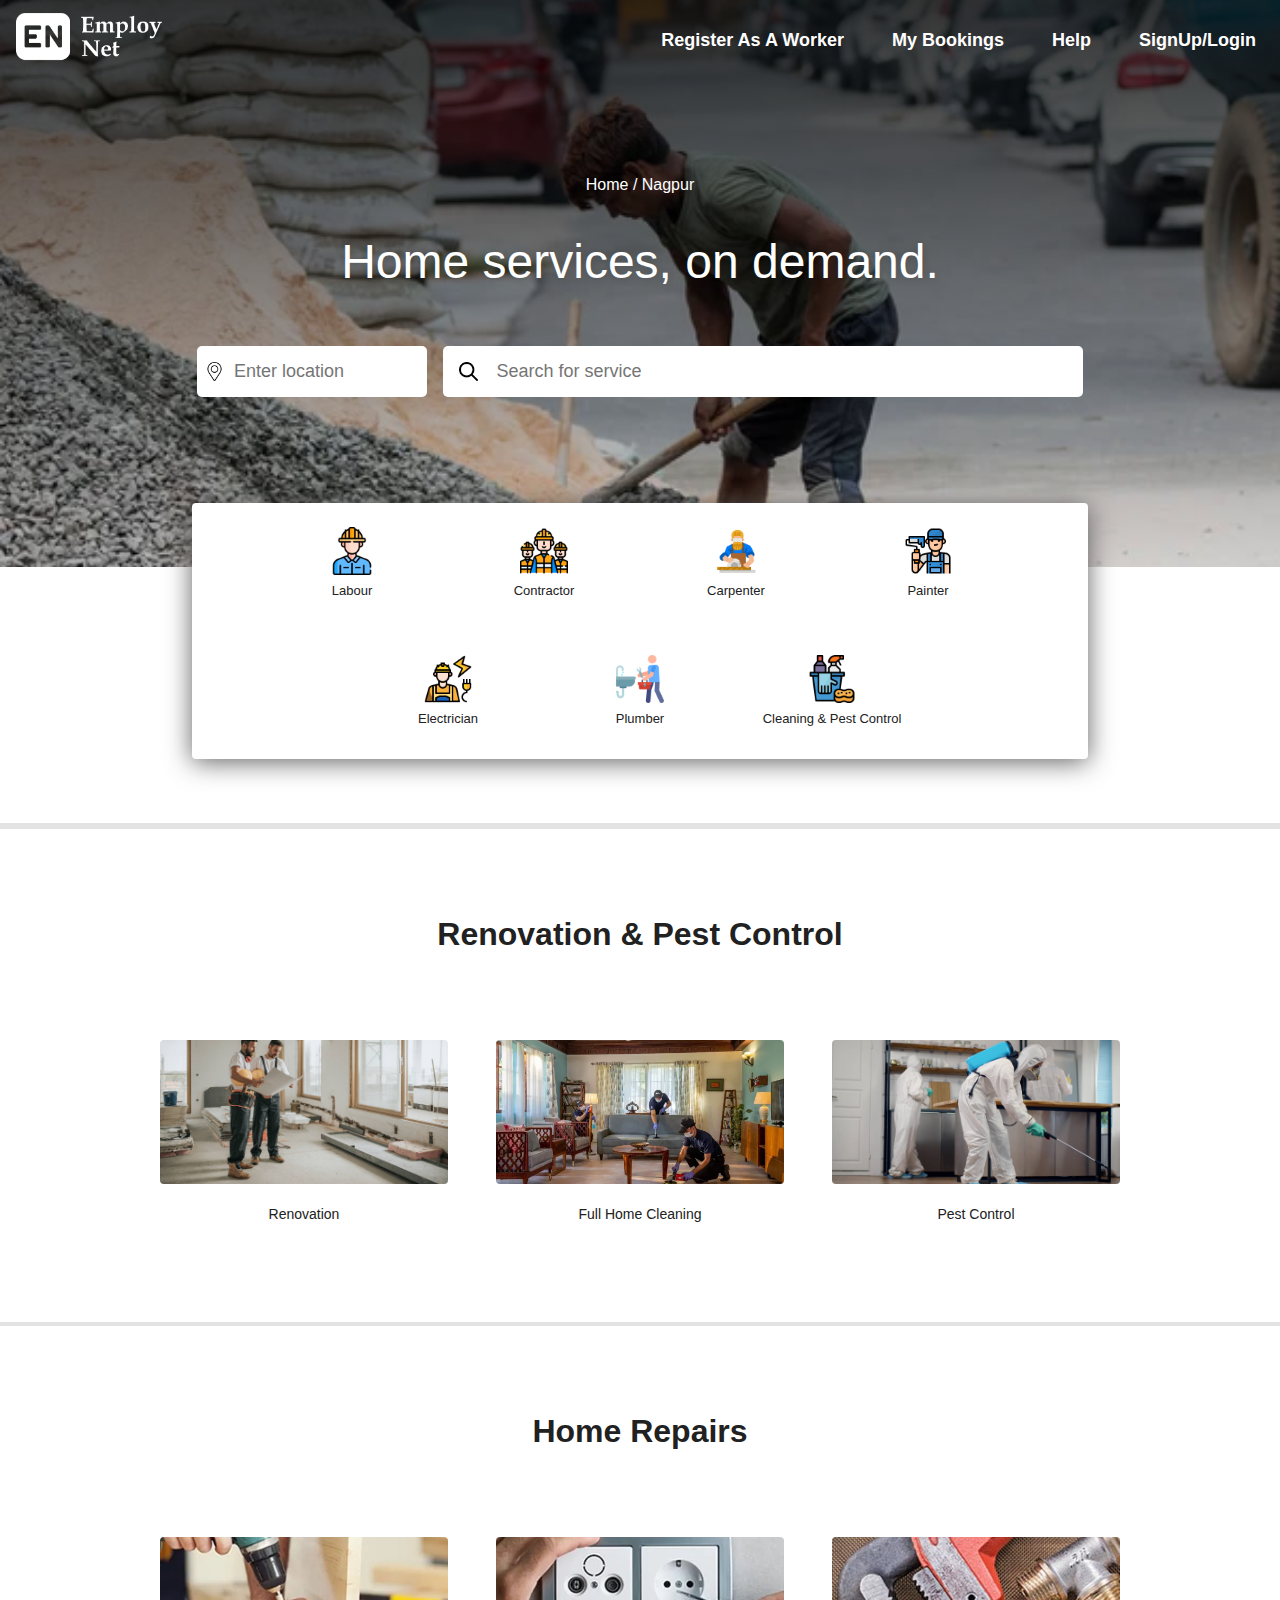
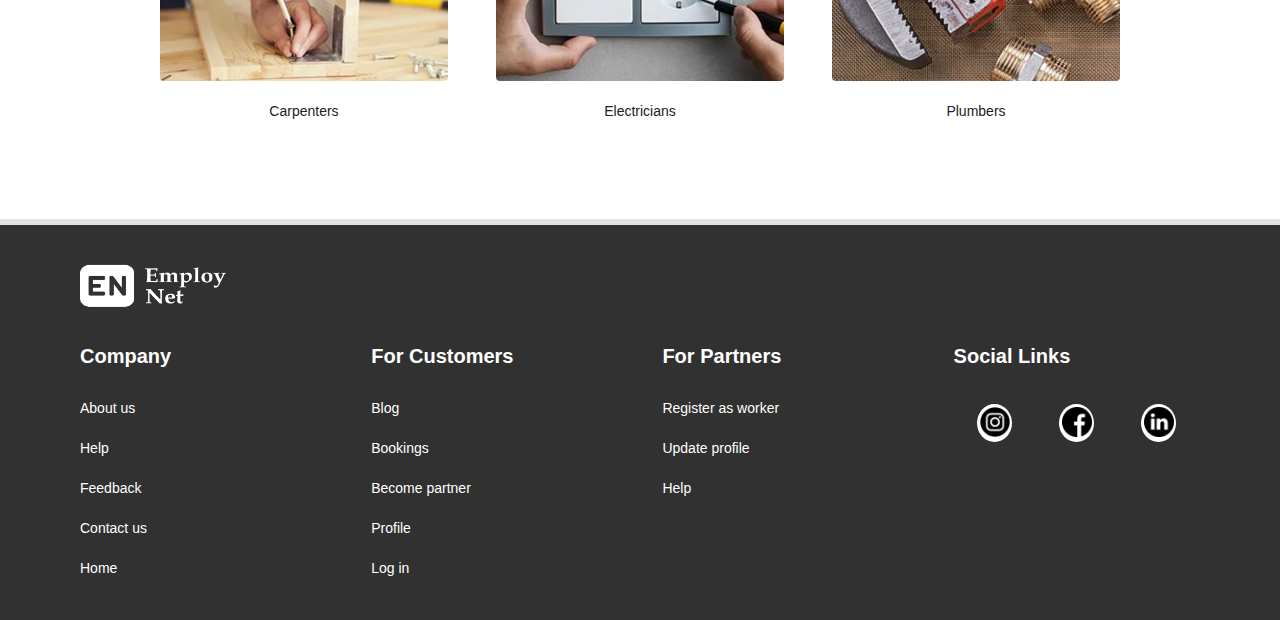
<file: index.html>
<!DOCTYPE html>
<html lang="en">
<head>
    <meta charset="UTF-8">
    <meta name="viewport" content="width=device-width, initial-scale=1.0">
    <title>EmployNet: Home Page</title>
    <link rel="stylesheet" href="index.css">
    <script async src="https://pagead2.googlesyndication.com/pagead/js/adsbygoogle.js?client=ca-pub-9807803082363038"
     crossorigin="anonymous"></script>
</head>
<body>
    <script>
        if(navigator.geolocation)
{
    navigator.geolocation.getCurrentPosition(function(position)
    {
        console.log(`Latitude is: ${position.coords.latitude} and longitude is: ${position.coords.longitude}`);
    },function()
    {
        alert("Could not get the location for some reason!");
    })
}
    </script>
    <div class="first1"></div>
    <div class="first2">
        <div class="first3">
            <div><a href="aboutUs.html"><div class="first4"></div></a></div>
            <div class="first5">
                <div><a href="worker.html" class="first40"><div class="first6">Register As A Worker</div></a></div>
                <div><a href="customer2.html" class="first40"><div class="first6">My Bookings</div></a></div>
                <div><a href="help.html" class="first40"><div class="first6">Help</div></a></div>
                <div><a href="sign.html" class="first40"><div class="first6">SignUp/Login</div></a></div>
            </div>
        </div>
        <div class="first7">Home / Nagpur</div>
        <div class="first8">Home services, on demand.</div>
        <div class="first9">
            <div class="first10">
                <div class="first12"><img src="gallery/pin.png" alt="" class="first13"></div>
                <div class="first14"><input type="text" placeholder="Enter location" class="first15"></div>
                <!-- <div class="first12"><img src="gallery/down-arrow.png" alt="" class="first13"></div> -->
            </div>
            <div class="first11">
                <div class="first16"><img src="gallery/search.png" alt="" class="first13"></div>
                <div><input type="text" placeholder="Search for service" class="first15"></div>
            </div>
        </div>
    </div>
    <div class="first17"><div class="first18">
        <div><a href="customer.html" class="first40"><div class="first19">
            <div class="first20"><img src="gallery/labour-day.png" alt="" class="first22"></div>
            <div class="first21">Labour</div></div></a>
        </div>
        <div><a href="customer.html" class="first40"><div class="first19">
            <div class="first20"><img src="gallery/workers.png" alt="" class="first22"></div>
            <div class="first21">Contractor</div></div></a>
        </div>
        <div><a href="customer.html" class="first40"><div class="first19">
            <div class="first20"><img src="gallery/carpenter.png" alt="" class="first22"></div>
            <div class="first21">Carpenter</div></div></a>
        </div>
        <div><a href="customer.html" class="first40"><div class="first19">
            <div class="first20"><img src="gallery/painter.png" alt="" class="first22"></div>
            <div class="first21">Painter</div></div></a>
        </div>
        <div><a href="customer.html" class="first40"><div class="first19">
            <div class="first20"><img src="gallery/electrician.png" alt="" class="first22"></div>
            <div class="first21">Electrician</div></div></a>
        </div>
        <div><a href="customer.html" class="first40"><div class="first19">
            <div class="first20"><img src="gallery/plumber.png" alt="" class="first22"></div>
            <div class="first21">Plumber</div></div></a>
        </div>
        <div><a href="customer.html" class="first40"><div class="first19">
            <div class="first20"><img src="gallery/cleaning.png" alt="" class="first22"></div>
            <div class="first21">Cleaning & Pest Control</div></div></a>
        </div>
    </div></div>
    <div class="first23">
        <div class="first24">
            <div class="first25">
                <h1 class="first26">Renovation & Pest Control</h1>
            </div>
            <div class="first27">
                <div class="first28"><a href="" class="first40">
                    <img src="gallery/Renovation.jpg" alt="" class="first29">
                    <span class="first30">Renovation</span></a>
                </div>
                <div class="first28"><a href="" class="first40">
                    <img src="gallery/homeCleaning.webp" alt="" class="first29">
                    <span class="first30">Full Home Cleaning</span></a>
                </div>
                <div class="first28"><a href="" class="first40">
                    <img src="gallery/PestControl.jpeg" alt="" class="first29">
                    <span class="first30">Pest Control</span></a>
                </div>
            </div>
        </div>
        <div class="first24">
            <div class="first25">
                <h1 class="first26">Home Repairs</h1>
            </div>
            <div class="first27">
                <div class="first28"><a href="" class="first40">
                    <img src="gallery/Carpenter2.webp" alt="" class="first29">
                    <span class="first30">Carpenters</span></a>
                </div>
                <div class="first28"><a href="" class="first40">
                    <img src="gallery/electricians.webp" alt="" class="first29">
                    <span class="first30">Electricians</span></a>
                </div>
                <div class="first28"><a href="" class="first40">
                    <img src="gallery/plumbers.jpg" alt="" class="first29">
                    <span class="first30">Plumbers</span></a>
                </div>
            </div>
        </div>
    </div>
   <footer class="first31">
        <div>
          <a href="aboutUs.html"
            ><img src="gallery/Employnet.png" alt="" class="first32"
          /></a>
        </div>
        <div class="first33">
          <div class="first34">
            <p class="first35">Company</p>
            <a href="aboutUs.html" class="first40"
              ><p class="first39">About us</p></a
            >
            <a href="help.html" class="first40"><p class="first39">Help</p></a>
            <a href="feedback.html" class="first40"
              ><p class="first39">Feedback</p></a
            >
            <a href="mailto:sachinchaturvedi8713@gmail.com" class="first40"
              ><p class="first39">Contact us</p></a
            >
            <a href="index.html" class="first40"
              ><p class="first39">Home</p></a
            >
          </div>
          <div class="first34">
            <p class="first35">For Customers</p>
            <a href="" class="first40"><p class="first39">Blog</p></a>
            <a href="customer2.html" class="first40"
              ><p class="first39">Bookings</p></a
            >
            <a href="worker.html" class="first40"><p class="first39">Become partner</p></a>
            <a href="profile.html" class="first40"><p class="first39">Profile</p></a>
            <a href="sign.html" class="first40"><p class="first39">Log in</p></a>
          </div>
          <div class="first34">
            <p class="first35">For Partners</p>
            <a href="worker.html" class="first40"
              ><p class="first39">Register as worker</p></a
            >
            <a href="profile.html" class="first40"><p class="first39">Update profile</p></a>
            <a href="help.html" class="first40"><p class="first39">Help</p></a>
          </div>
          <div class="first34">
            <p class="first35">Social Links</p>
            <div class="first36">
              <div class="first37">
                <a href="https://www.instagram.com/"
                  ><img src="gallery/instagram.png" alt="" class="first38"
                /></a>
              </div>
              <div class="first37">
                <a href="https://www.facebook.com/"
                  ><img src="gallery/facebook.png" alt="" class="first38"
                /></a>
              </div>
              <div class="first37">
                <a href="https://in.linkedin.com/"
                  ><img src="gallery/linkedin.png" alt="" class="first38"
                /></a>
              </div>
            </div>
          </div>
        </div>
      </footer>
</body>
</html>
</file>
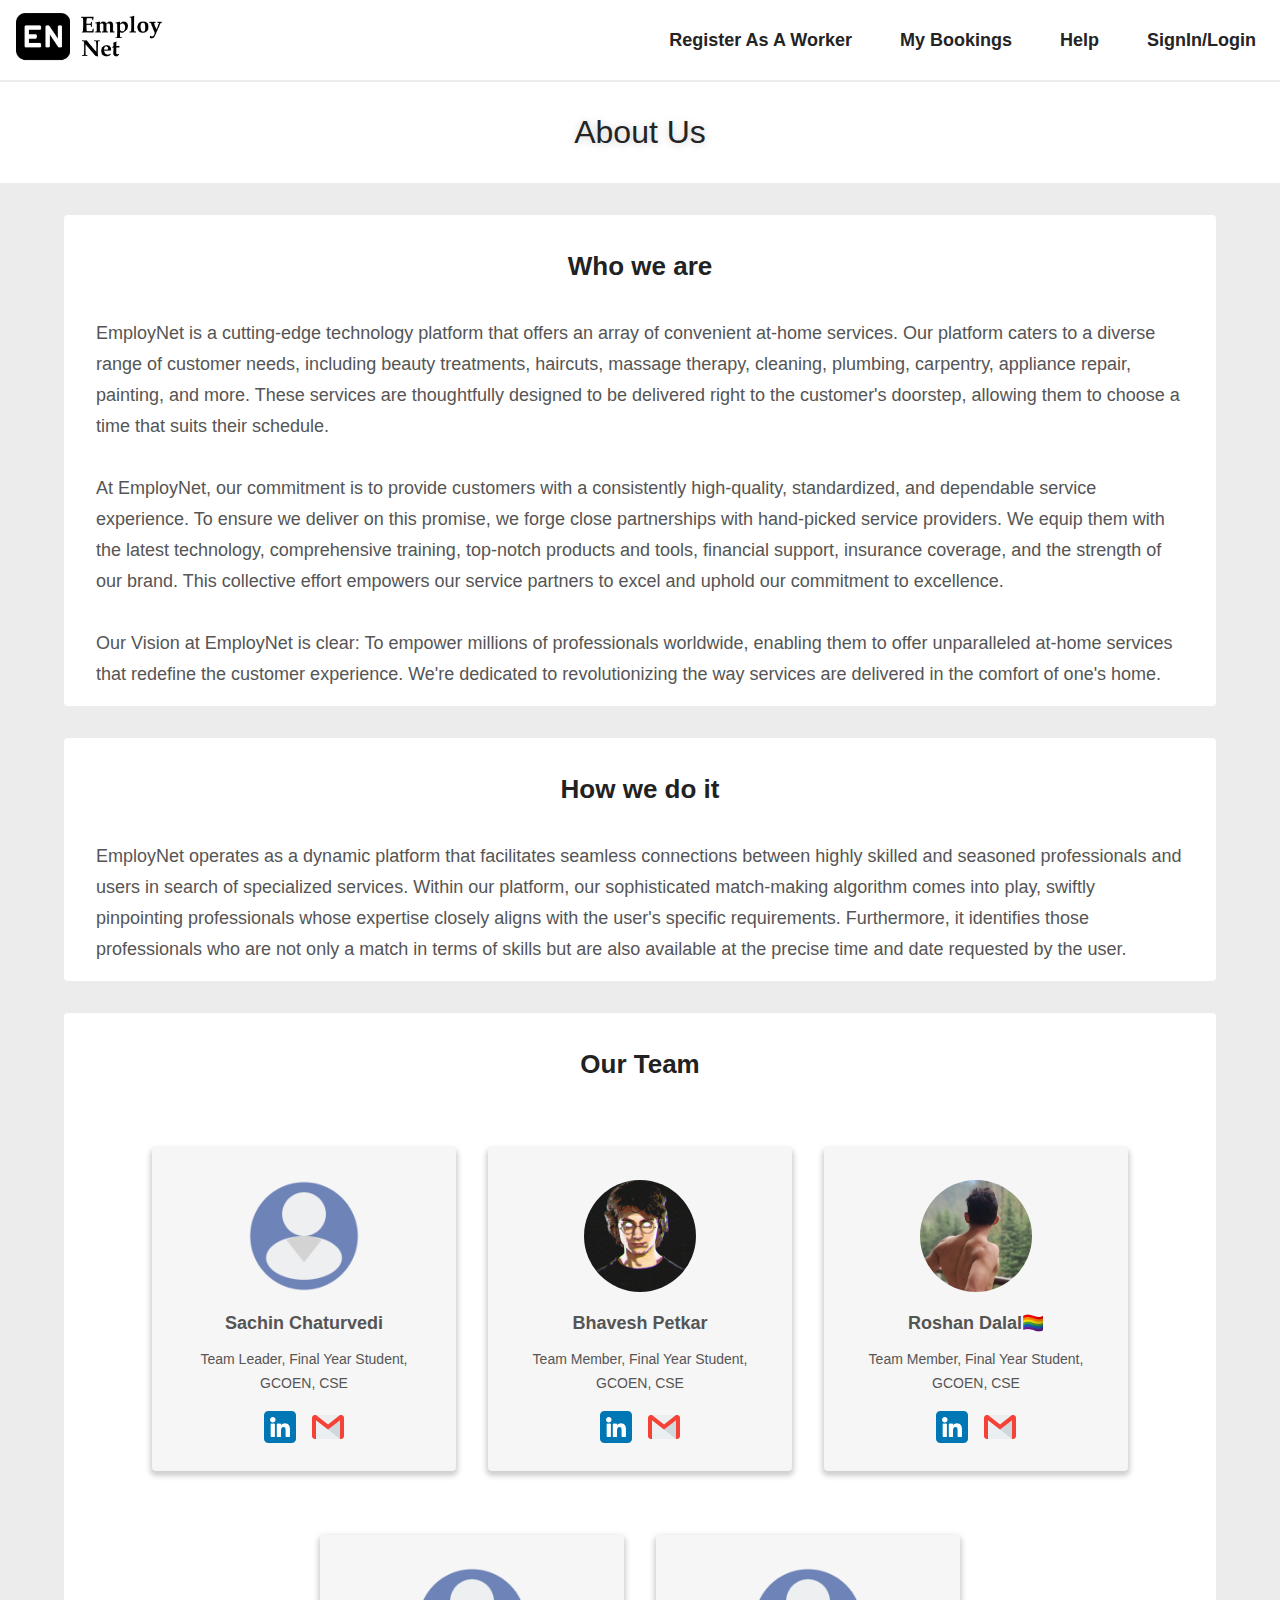
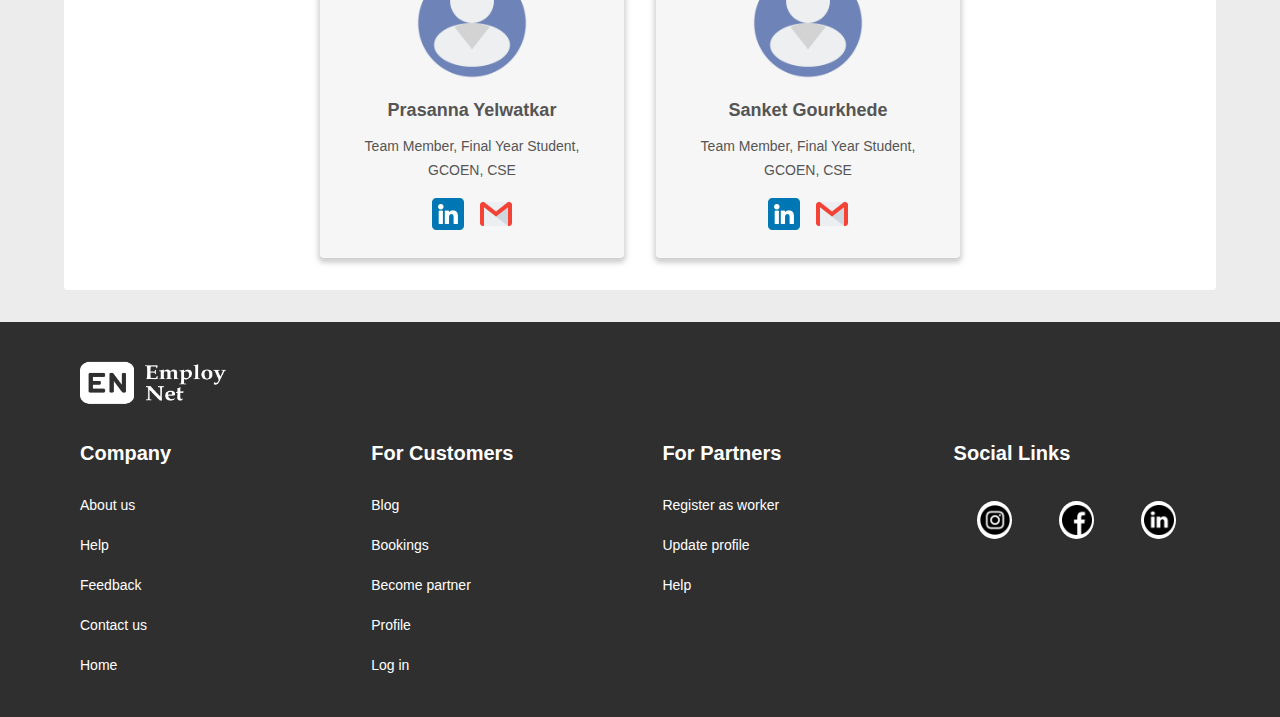
<file: aboutUs.html>
<!DOCTYPE html>
<html lang="en">
<head>
    <meta charset="UTF-8">
    <meta name="viewport" content="width=device-width, initial-scale=1.0">
    <title>EmployNet: About Us</title>
    <link rel="stylesheet" href="index.css">
    <link rel="stylesheet" href="aboutUs.css">
    <script async src="https://pagead2.googlesyndication.com/pagead/js/adsbygoogle.js?client=ca-pub-9807803082363038"
     crossorigin="anonymous"></script>
</head>
<body class="third1">
    <div class="third2">
        <div><a href="aboutUs.html"><div class="third3"></div></a></div>
        <div class="third4">
            <div><a href="worker.html" class="first40"><div class="third5">Register As A Worker</div></a></div>
            <div><a href="customer2.html" class="first40"><div class="third5">My Bookings</div></a></div>
            <div><a href="help.html" class="first40"><div class="third5">Help</div></a></div>
            <div><a href="sign.html" class="first40"><div class="third5">SignIn/Login</div></a></div>
        </div>
    </div>
    <div class="third6">About Us</div>
    <div class="third10">
        <div class="third7">
            <div class="third8">Who we are</div>
            <div class="third9">EmployNet is a cutting-edge technology platform that offers an array of convenient at-home services. Our platform caters to a diverse range of customer needs, including beauty treatments, haircuts, massage therapy, cleaning, plumbing, carpentry, appliance repair, painting, and more. These services are thoughtfully designed to be delivered right to the customer's doorstep, allowing them to choose a time that suits their schedule. <br><br>

At EmployNet, our commitment is to provide customers with a consistently high-quality, standardized, and dependable service experience. To ensure we deliver on this promise, we forge close partnerships with hand-picked service providers. We equip them with the latest technology, comprehensive training, top-notch products and tools, financial support, insurance coverage, and the strength of our brand. This collective effort empowers our service partners to excel and uphold our commitment to excellence. <br><br>

Our Vision at EmployNet is clear: To empower millions of professionals worldwide, enabling them to offer unparalleled at-home services that redefine the customer experience. We're dedicated to revolutionizing the way services are delivered in the comfort of one's home.</div>
        </div>
        <div class="third7">
            <div class="third8">How we do it</div>
            <div class="third9">EmployNet operates as a dynamic platform that facilitates seamless connections between highly skilled and seasoned professionals and users in search of specialized services. Within our platform, our sophisticated match-making algorithm comes into play, swiftly pinpointing professionals whose expertise closely aligns with the user's specific requirements. Furthermore, it identifies those professionals who are not only a match in terms of skills but are also available at the precise time and date requested by the user.</div>
        </div>
        <div class="third7">
            <div class="third8">Our Team</div>
            <div class="third11">
                <div class="third12">
                    <div class="third13"><img src="gallery/user.png" alt="" class="third16"></div>
                    <div class="third14">Sachin Chaturvedi</div>
                    <div class="third15">Team Leader, Final Year Student, GCOEN, CSE</div>
                    <div class="third17">
                        <div><a href="https://www.linkedin.com/in/sachin-chaturvedi-089859207/"><img src="gallery/linkedin2.png" alt="" class="third18"></a></div>
                        <div><a href="mailto:sachinchaturvedi8713@gmail.com"><img src="gallery/gmail.png" alt="" class="third18"></a></div>
                    </div>
                </div>
                <div class="third12">
                    <div class="third13"><img src="gallery/bhavesh.png" alt="" class="third16"></div>
                    <div class="third14">Bhavesh Petkar</div>
                    <div class="third15">Team Member, Final Year Student, GCOEN, CSE</div>
                    <div class="third17">
                        <div><a href="https://www.linkedin.com/in/bhavesh-petkar-7b38b31ba/"><img src="gallery/linkedin2.png" alt="" class="third18"></a></div>
                        <div><a href="mailto:bhaveshpetkar0@gmail.com"><img src="gallery/gmail.png" alt="" class="third18"></a></div>
                    </div>
                </div><div class="third12">
                    <div class="third13"><img src="gallery/roshan.png" alt="" class="third16"></div>
                    <div class="third14">Roshan Dalal🏳‍🌈</div>
                    <div class="third15">Team Member, Final Year Student, GCOEN, CSE</div>
                    <div class="third17">
                        <div><a href="https://www.linkedin.com/in/roshan-dalal-9b903b216/"><img src="gallery/linkedin2.png" alt="" class="third18"></a></div>
                        <div><a href="mailto:sachinchaturvedi8713@gmail.com"><img src="gallery/gmail.png" alt="" class="third18"></a></div>
                    </div>
                </div><div class="third12">
                    <div class="third13"><img src="gallery/user.png" alt="" class="third16"></div>
                    <div class="third14">Prasanna Yelwatkar</div>
                    <div class="third15">Team Member, Final Year Student, GCOEN, CSE</div>
                    <div class="third17">
                        <div><a href="https://www.linkedin.com/in/prasanna-yelwatkar-273b43204/"><img src="gallery/linkedin2.png" alt="" class="third18"></a></div>
                        <div><a href="mailto:yelwatkarprasanna@gmail.com"><img src="gallery/gmail.png" alt="" class="third18"></a></div>
                    </div>
                </div><div class="third12">
                    <div class="third13"><img src="gallery/user.png" alt="" class="third16"></div>
                    <div class="third14">Sanket Gourkhede</div>
                    <div class="third15">Team Member, Final Year Student, GCOEN, CSE</div>
                    <div class="third17">
                        <div><a href="https://www.linkedin.com/in/sanket-gourkhede/"><img src="gallery/linkedin2.png" alt="" class="third18"></a></div>
                        <div><a href="mailto:sanket88gg@gmail.com"><img src="gallery/gmail.png" alt="" class="third18"></a></div>
                    </div>
                </div>
            </div>
        </div>
    </div> 
    <footer class="first31">
        <div>
          <a href="aboutUs.html"
            ><img src="gallery/Employnet.png" alt="" class="first32"
          /></a>
        </div>
        <div class="first33">
          <div class="first34">
            <p class="first35">Company</p>
            <a href="aboutUs.html" class="first40"
              ><p class="first39">About us</p></a
            >
            <a href="help.html" class="first40"><p class="first39">Help</p></a>
            <a href="feedback.html" class="first40"
              ><p class="first39">Feedback</p></a
            >
            <a href="mailto:sachinchaturvedi8713@gmail.com" class="first40"
              ><p class="first39">Contact us</p></a
            >
            <a href="index.html" class="first40"
              ><p class="first39">Home</p></a
            >
          </div>
          <div class="first34">
            <p class="first35">For Customers</p>
            <a href="" class="first40"><p class="first39">Blog</p></a>
            <a href="customer2.html" class="first40"
              ><p class="first39">Bookings</p></a
            >
            <a href="worker.html" class="first40"><p class="first39">Become partner</p></a>
            <a href="profile.html" class="first40"><p class="first39">Profile</p></a>
            <a href="sign.html" class="first40"><p class="first39">Log in</p></a>
          </div>
          <div class="first34">
            <p class="first35">For Partners</p>
            <a href="worker.html" class="first40"
              ><p class="first39">Register as worker</p></a
            >
            <a href="profile.html" class="first40"><p class="first39">Update profile</p></a>
            <a href="help.html" class="first40"><p class="first39">Help</p></a>
          </div>
          <div class="first34">
            <p class="first35">Social Links</p>
            <div class="first36">
              <div class="first37">
                <a href="https://www.instagram.com/"
                  ><img src="gallery/instagram.png" alt="" class="first38"
                /></a>
              </div>
              <div class="first37">
                <a href="https://www.facebook.com/"
                  ><img src="gallery/facebook.png" alt="" class="first38"
                /></a>
              </div>
              <div class="first37">
                <a href="https://in.linkedin.com/"
                  ><img src="gallery/linkedin.png" alt="" class="first38"
                /></a>
              </div>
            </div>
          </div>
        </div>
      </footer>
</body>
</html>
</file>
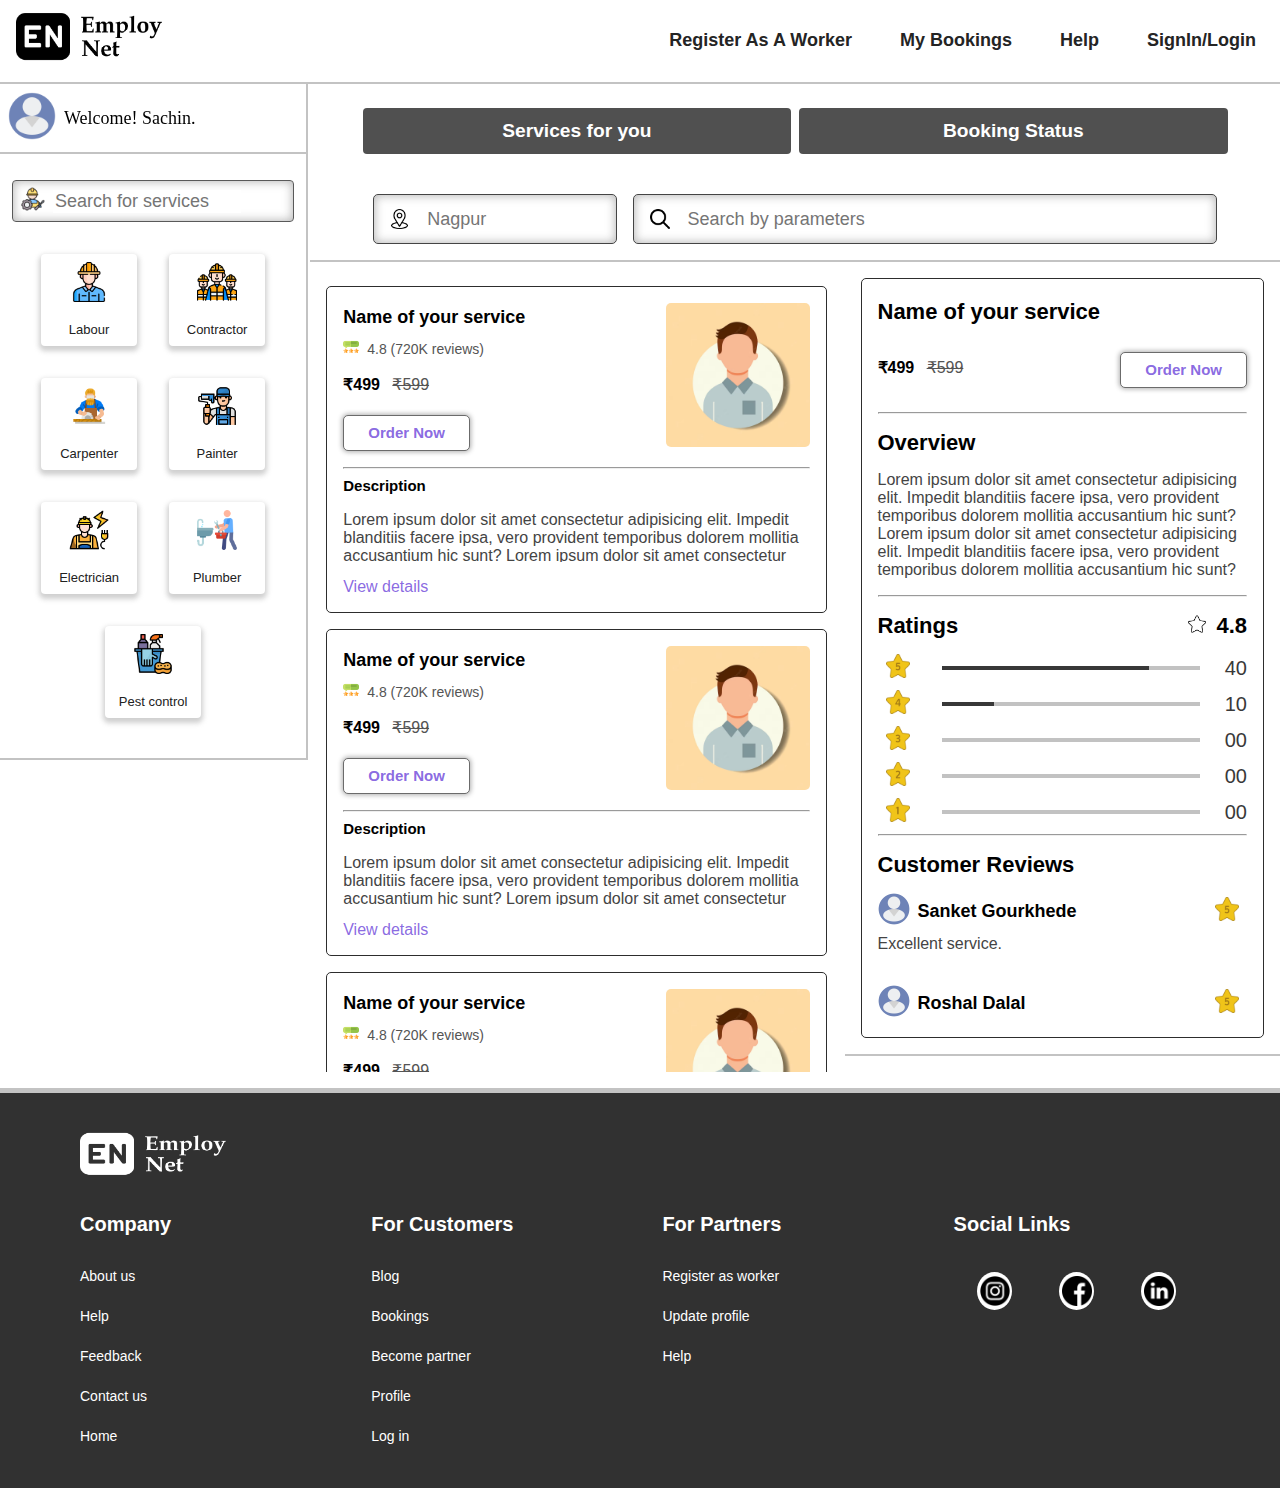
<file: customer.html>
<!DOCTYPE html>
<html lang="en">
  <head>
    <meta charset="UTF-8" />
    <meta name="viewport" content="width=device-width, initial-scale=1.0" />
    <title>EmployNet: Services</title>
    <link rel="stylesheet" href="index.css" />
    <link rel="stylesheet" href="aboutUs.css" />
    <link rel="stylesheet" href="customer.css" />
    <script src="customer.js" defer></script>
    <script async src="https://pagead2.googlesyndication.com/pagead/js/adsbygoogle.js?client=ca-pub-9807803082363038"
     crossorigin="anonymous"></script>
  </head>

  <body>
    <div class="third2">
      <div>
        <a href="aboutUs.html">
          <div class="third3"></div>
        </a>
      </div>
      <div class="third4">
        <div>
          <a href="worker.html" class="first40">
            <div class="third5">Register As A Worker</div>
          </a>
        </div>
        <div>
          <a href="customer2.html" class="first40">
            <div class="third5">My Bookings</div>
          </a>
        </div>
        <div>
          <a href="help.html" class="first40">
            <div class="third5">Help</div>
          </a>
        </div>
        <div>
          <a href="sign.html" class="first40">
            <div class="third5">SignIn/Login</div>
          </a>
        </div>
      </div>
    </div>
    <div class="five1">
      <div class="five2">
        <div class="five116">
            <div class="five117"><img src="gallery/menu.png" alt="" class="five115"> </div>
            <div class="five3" onclick="document.querySelector('.five62').style.opacity='1'">
              <div><img src="gallery/user.png" alt="" class="five4" /></div>
              <div class="five5">Welcome! Sachin.</div>
            </div>
        </div>
        <div class="five8">
          <div class="five6">
            <div><img src="gallery/labor.png" alt="" class="five7" /></div>
            <div>
              <input
                type="text"
                placeholder="Search for services"
                class="five9"
              />
            </div>
          </div>
          <div class="five10">
            <div>
              <a href="customer.html" class="first40">
                <div class="five11">
                  <div>
                    <img src="gallery/labour-day.png" alt="" class="five12" />
                  </div>
                  <div class="five13">Labour</div>
                </div>
              </a>
            </div>
            <div>
              <a href="customer.html" class="first40">
                <div class="five11">
                  <div>
                    <img src="gallery/workers.png" alt="" class="five12" />
                  </div>
                  <div class="five13">Contractor</div>
                </div>
              </a>
            </div>
            <div>
              <a href="customer.html" class="first40">
                <div class="five11">
                  <div>
                    <img src="gallery/carpenter.png" alt="" class="five12" />
                  </div>
                  <div class="five13">Carpenter</div>
                </div>
              </a>
            </div>
            <div>
              <a href="customer.html" class="first40">
                <div class="five11">
                  <div>
                    <img src="gallery/painter.png" alt="" class="five12" />
                  </div>
                  <div class="five13">Painter</div>
                </div>
              </a>
            </div>
            <div>
              <a href="customer.html" class="first40">
                <div class="five11">
                  <div>
                    <img src="gallery/electrician.png" alt="" class="five12" />
                  </div>
                  <div class="five13">Electrician</div>
                </div>
              </a>
            </div>
            <div>
              <a href="customer.html" class="first40">
                <div class="five11">
                  <div>
                    <img src="gallery/plumber.png" alt="" class="five12" />
                  </div>
                  <div class="five13">Plumber</div>
                </div>
              </a>
            </div>
            <div>
              <a href="customer.html" class="first40">
                <div class="five11">
                  <div>
                    <img src="gallery/cleaning.png" alt="" class="five12" />
                  </div>
                  <div class="five13">Pest control</div>
                </div>
              </a>
            </div>
          </div>
        </div>
      </div>
      <div class="five17">
        <div class="five14">
          <div class="five15">
            <div class="five18">
              <a href="customer.html" class="first40">
                <div class="five16">Services for you</div>
              </a>
            </div>
            <div class="five18">
              <a href="customer2.html" class="first40">
                <div class="five16">Booking Status</div>
              </a>
            </div>
          </div>
        </div>
        <div>
          <div class="five20">
            <div class="five21">
              <div class="first16">
                <img src="gallery/location.png" alt="" class="five22" />
              </div>
              <div>
                <input type="text" placeholder="Nagpur" class="five23" />
              </div>
            </div>
            <div class="five19">
              <div class="first16">
                <img src="gallery/search.png" alt="" class="first13" />
              </div>
              <div>
                <input
                  type="text"
                  placeholder="Search by parameters"
                  class="five23"
                />
              </div>
            </div>
          </div>
          <div class="five24">
            <div class="five25">
              <div class="five27">
                <div class="five38">
                  <img src="gallery/profession.avif" alt="" class="five39" />
                </div>
                <div class="five28">Name of your service</div>
                <div class="five31">
                  <div class="five60">
                    <img src="gallery/satisfaction.png" alt="" class="five29" />
                  </div>
                  <div class="five30">4.8 (720K reviews)</div>
                </div>
                <div class="five32">
                  ₹499 <span class="five33"><del>₹599</del></span>
                </div>
                <button class="five34">Order Now</button>
                <hr />
                <div class="five35">Description</div>
                <div class="five36">
                  Lorem ipsum dolor sit amet consectetur adipisicing elit.
                  Impedit blanditiis facere ipsa, vero provident temporibus
                  dolorem mollitia accusantium hic sunt? Lorem ipsum dolor sit
                  amet consectetur adipisicing elit. Impedit blanditiis facere
                  ipsa, vero provident temporibus dolorem mollitia accusantium
                  hic sunt?
                </div>
                <div>
                  <a href="customer.html#fifth1" class="first40"
                    ><div class="five37">View details</div></a
                  >
                </div>
              </div>
            </div>
            <div class="five26" id="fifth1">
              <div class="five40">
                <div class="five41">Name of your service</div>
                <div class="five44">
                  <div>
                    ₹499 <span class="five33"><del>₹599</del></span>
                  </div>
                  <div><button class="five34">Order Now</button></div>
                </div>
                <hr />
                <div class="five45">Overview</div>
                <div class="five42">
                  Lorem ipsum dolor sit amet consectetur adipisicing elit.
                  Impedit blanditiis facere ipsa, vero provident temporibus
                  dolorem mollitia accusantium hic sunt? Lorem ipsum dolor sit
                  amet consectetur adipisicing elit. Impedit blanditiis facere
                  ipsa, vero provident temporibus dolorem mollitia accusantium
                  hic sunt?
                </div>
                <hr />
                <div class="five45 five46">
                  <div>Ratings</div>
                  <div>
                    <img src="gallery/star.png" alt="" class="five47" /> 4.8
                  </div>
                </div>
                <div>
                  <div class="five48">
                    <div>
                      <img src="gallery/five.png" alt="" class="five49" />
                    </div>
                    <div class="five50">
                      <div class="five51" style="width: 80%"></div>
                    </div>
                    <div class="five52">40</div>
                  </div>
                  <div class="five48">
                    <div>
                      <img src="gallery/four.png" alt="" class="five49" />
                    </div>
                    <div class="five50">
                      <div class="five51" style="width: 20%"></div>
                    </div>
                    <div class="five52">10</div>
                  </div>
                  <div class="five48">
                    <div>
                      <img src="gallery/three.png" alt="" class="five49" />
                    </div>
                    <div class="five50"><div class="five51"></div></div>
                    <div class="five52">00</div>
                  </div>
                  <div class="five48">
                    <div>
                      <img src="gallery/two.png" alt="" class="five49" />
                    </div>
                    <div class="five50"><div class="five51"></div></div>
                    <div class="five52">00</div>
                  </div>
                  <div class="five48">
                    <div>
                      <img src="gallery/one.png" alt="" class="five49" />
                    </div>
                    <div class="five50"><div class="five51"></div></div>
                    <div class="five52">00</div>
                  </div>
                </div>
                <hr />
                <div class="five45">Customer Reviews</div>
                <div class="five53">
                  <div class="five54">
                    <div class="five55">
                      <div class="five56">
                        <div>
                          <img src="gallery/user.png" alt="" class="five57" />
                        </div>
                        <div class="five58">Sanket Gourkhede</div>
                      </div>
                      <div>
                        <img src="gallery/five.png" alt="" class="five49" />
                      </div>
                    </div>
                    <div class="five59">Excellent service.</div>
                  </div>
                  <div class="five54">
                    <div class="five55">
                      <div class="five56">
                        <div>
                          <img src="gallery/user.png" alt="" class="five57" />
                        </div>
                        <div class="five58">Roshal Dalal</div>
                      </div>
                      <div>
                        <img src="gallery/five.png" alt="" class="five49" />
                      </div>
                    </div>
                    <div class="five59">Good work done by developers.</div>
                  </div>
                </div>
              </div>
            </div>
          </div>
        </div>
      </div>
    </div>

    <div class="five62">
      <!-- modal==five62 -->
      <button class="close-window">&times;</button>
      <div class="five64">
        <div><img src="gallery/user.png" alt="" class="five63" /></div>
      </div>
      <div class="five64">
        <table>
          <tr>
            <td class="five65">Username</td>
            <td>:</td>
            <td class="five66">Sachin</td>
          </tr>
          <tr>
            <td class="five65">User Email Id</td>
            <td>:</td>
            <td>sachin@chaturvedi.com</td>
          </tr>
          <tr>
            <td class="five65">Contact Number</td>
            <td>:</td>
            <td>1234567890</td>
          </tr>
          <tr>
            <td class="five65">Current Address</td>
            <td>:</td>
            <td>Itwari, Nagpur</td>
          </tr>
        </table>
      </div>
      <div class="five64">
        <div class="five67">
          <a href="profile.html#seventh2" class="first40"
            ><div class="five68">Change Password</div></a
          >
        </div>
        <div class="five67">
          <a href="profile.html#seventh3" class="first40"
            ><div class="five68">Change Address</div></a
          >
        </div>
        <!-- <div class="five67" id="five2">Back</div> -->
      </div>
    </div>
    <div class="overlay hidden"></div>
    <footer class="first31">
        <div>
          <a href="aboutUs.html"
            ><img src="gallery/Employnet.png" alt="" class="first32"
          /></a>
        </div>
        <div class="first33">
          <div class="first34">
            <p class="first35">Company</p>
            <a href="aboutUs.html" class="first40"
              ><p class="first39">About us</p></a
            >
            <a href="help.html" class="first40"><p class="first39">Help</p></a>
            <a href="feedback.html" class="first40"
              ><p class="first39">Feedback</p></a
            >
            <a href="mailto:sachinchaturvedi8713@gmail.com" class="first40"
              ><p class="first39">Contact us</p></a
            >
            <a href="index.html" class="first40"
              ><p class="first39">Home</p></a
            >
          </div>
          <div class="first34">
            <p class="first35">For Customers</p>
            <a href="" class="first40"><p class="first39">Blog</p></a>
            <a href="customer2.html" class="first40"
              ><p class="first39">Bookings</p></a
            >
            <a href="worker.html" class="first40"><p class="first39">Become partner</p></a>
            <a href="profile.html" class="first40"><p class="first39">Profile</p></a>
            <a href="sign.html" class="first40"><p class="first39">Log in</p></a>
          </div>
          <div class="first34">
            <p class="first35">For Partners</p>
            <a href="worker.html" class="first40"
              ><p class="first39">Register as worker</p></a
            >
            <a href="profile.html" class="first40"><p class="first39">Update profile</p></a>
            <a href="help.html" class="first40"><p class="first39">Help</p></a>
          </div>
          <div class="first34">
            <p class="first35">Social Links</p>
            <div class="first36">
              <div class="first37">
                <a href="https://www.instagram.com/"
                  ><img src="gallery/instagram.png" alt="" class="first38"
                /></a>
              </div>
              <div class="first37">
                <a href="https://www.facebook.com/"
                  ><img src="gallery/facebook.png" alt="" class="first38"
                /></a>
              </div>
              <div class="first37">
                <a href="https://in.linkedin.com/"
                  ><img src="gallery/linkedin.png" alt="" class="first38"
                /></a>
              </div>
            </div>
          </div>
        </div>
      </footer>
  </body>
</html>
</file>
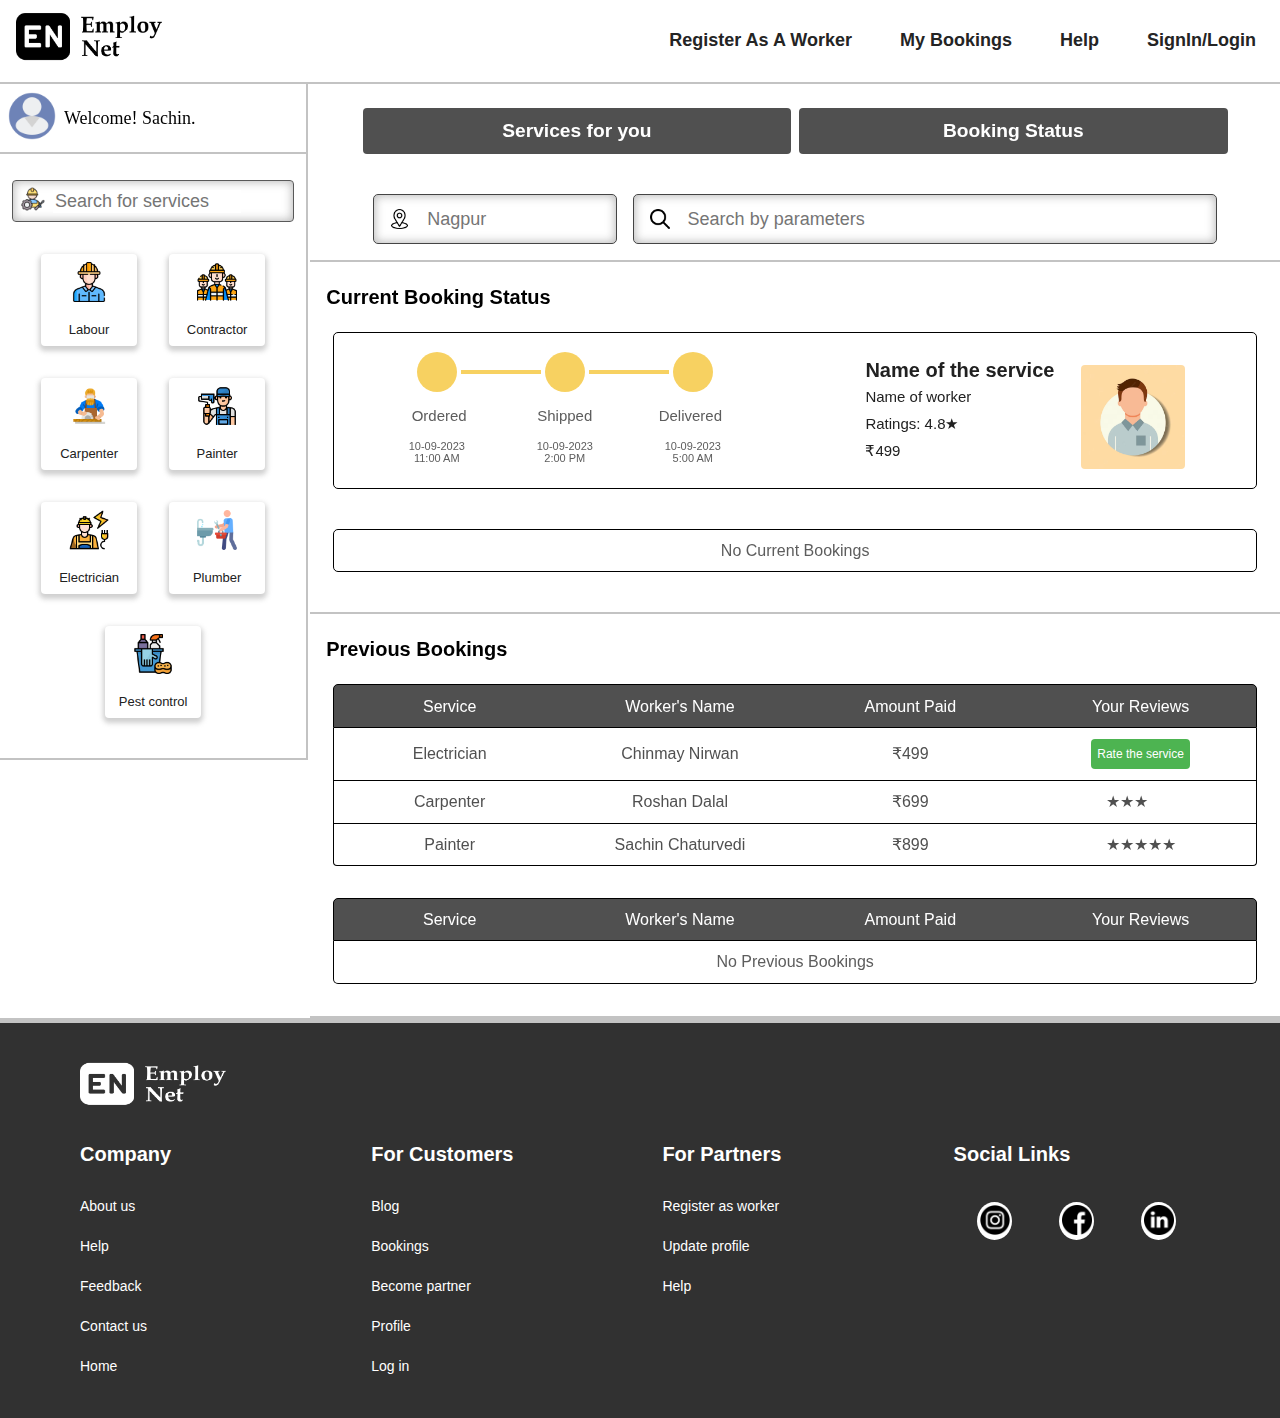
<file: customer2.html>
<!DOCTYPE html>
<html lang="en">
<head>
    <meta charset="UTF-8">
    <meta name="viewport" content="width=device-width, initial-scale=1.0">
    <title>EmployNet: My Bookings</title>
    <link rel="stylesheet" href="index.css">
    <link rel="stylesheet" href="aboutUs.css">
    <link rel="stylesheet" href="customer.css">
    <script src="customer.js" defer></script>
    <script async src="https://pagead2.googlesyndication.com/pagead/js/adsbygoogle.js?client=ca-pub-9807803082363038"
     crossorigin="anonymous"></script>
</head>
<body>
    <div class="third2">
        <div>
          <a href="aboutUs.html">
            <div class="third3"></div>
          </a>
        </div>
        <div class="third4">
          <div>
            <a href="worker.html" class="first40">
              <div class="third5">Register As A Worker</div>
            </a>
          </div>
          <div>
            <a href="customer2.html" class="first40">
              <div class="third5">My Bookings</div>
            </a>
          </div>
          <div>
            <a href="help.html" class="first40">
              <div class="third5">Help</div>
            </a>
          </div>
          <div>
            <a href="sign.html" class="first40">
              <div class="third5">SignIn/Login</div>
            </a>
          </div>
        </div>
      </div>
      <div class="five1">
        <div class="five2">
          <div class="five116">
            <div class="five117"><img src="gallery/menu.png" alt="" class="five115"> </div>
            <div class="five3" onclick="document.querySelector('.five62').style.opacity='1'">
              <div><img src="gallery/user.png" alt="" class="five4" /></div>
              <div class="five5">Welcome! Sachin.</div>
            </div>
          </div>
          <div class="five8">
            <div class="five6">
              <div><img src="gallery/labor.png" alt="" class="five7" /></div>
              <div>
                <input
                  type="text"
                  placeholder="Search for services"
                  class="five9"
                />
              </div>
            </div>
            <div class="five10">
              <div>
                <a href="customer.html" class="first40">
                  <div class="five11">
                    <div>
                      <img src="gallery/labour-day.png" alt="" class="five12" />
                    </div>
                    <div class="five13">Labour</div>
                  </div>
                </a>
              </div>
              <div>
                <a href="customer.html" class="first40">
                  <div class="five11">
                    <div>
                      <img src="gallery/workers.png" alt="" class="five12" />
                    </div>
                    <div class="five13">Contractor</div>
                  </div>
                </a>
              </div>
              <div>
                <a href="customer.html" class="first40">
                  <div class="five11">
                    <div>
                      <img src="gallery/carpenter.png" alt="" class="five12" />
                    </div>
                    <div class="five13">Carpenter</div>
                  </div>
                </a>
              </div>
              <div>
                <a href="customer.html" class="first40">
                  <div class="five11">
                    <div>
                      <img src="gallery/painter.png" alt="" class="five12" />
                    </div>
                    <div class="five13">Painter</div>
                  </div>
                </a>
              </div>
              <div>
                <a href="customer.html" class="first40">
                  <div class="five11">
                    <div>
                      <img src="gallery/electrician.png" alt="" class="five12" />
                    </div>
                    <div class="five13">Electrician</div>
                  </div>
                </a>
              </div>
              <div>
                <a href="customer.html" class="first40">
                  <div class="five11">
                    <div>
                      <img src="gallery/plumber.png" alt="" class="five12" />
                    </div>
                    <div class="five13">Plumber</div>
                  </div>
                </a>
              </div>
              <div>
                <a href="customer.html" class="first40">
                  <div class="five11">
                    <div>
                      <img src="gallery/cleaning.png" alt="" class="five12" />
                    </div>
                    <div class="five13">Pest control</div>
                  </div>
                </a>
              </div>
            </div>
          </div>
        </div>
        <div class="five17">
          <div class="five14">
            <div class="five15">
              <div class="five18">
                <a href="customer.html" class="first40">
                  <div class="five16">Services for you</div>
                </a>
              </div>
              <div class="five18">
                <a href="customer2.html" class="first40">
                  <div class="five16">Booking Status</div>
                </a>
              </div>
            </div>
          </div>
          <div>
            <div class="five20">
              <div class="five21">
                <div class="first16">
                  <img src="gallery/location.png" alt="" class="five22" />
                </div>
                <div>
                  <input type="text" placeholder="Nagpur" class="five23" />
                </div>
              </div>
              <div class="five19">
                <div class="first16">
                  <img src="gallery/search.png" alt="" class="first13" />
                </div>
                <div>
                  <input
                    type="text"
                    placeholder="Search by parameters"
                    class="five23"
                  />
                </div>
              </div>
            </div>
            <div class="five91">
              <div class="five70">
                <div class="five69">Current Booking Status</div>
                <div class="five71">
                  <div class="five74">
                    <div class="five72">
                      <div class="five75">
                        <div class="five76"><div><img src="gallery/correct.png" alt="" class="five84 five86"></div></div>
                        <div class="five77"><div class="five85 five87"></div></div>
                        <div class="five76"><div><img src="gallery/correct.png" alt="" class="five84 five88"></div></div>
                        <div class="five77"><div class="five85 five89"></div></div>
                        <div class="five76"><div><img src="gallery/correct.png" alt="" class="five84 five90"></div></div>
                      </div>
                      <div class="five78">
                        <div class="five80">Ordered</div>
                        <div class="five80">Shipped</div>
                        <div class="five80">Delivered</div>
                      </div>
                      <div class="five78">
                        <div class="five79">10-09-2023 11:00 AM</div>
                        <div class="five79">10-09-2023 2:00 PM</div>
                        <div class="five79">10-09-2023 5:00 AM</div>
                      </div>
                    </div>
                    <div class="five73">
                      <div><img src="gallery/profession.avif" alt="" class="five81"></div>
                      <p class="five82">Name of the service</p>
                      <p class="five83">Name of worker</p>
                      <p class="five83">Ratings: 4.8★</p>
                      <p class="five83">₹499</p>
                    </div>
                  </div>
                  <div class="five92">No Current Bookings</div>
                </div>
              </div>
              <div class="five70">
                <div class="five69">Previous Bookings</div>
                <div class="five71">
                  <div class="five94">
                    <div class="five95">Service</div>
                    <div class="five95 five97">Worker's Name</div>
                    <div class="five95">Amount Paid</div>
                    <div class="five95">Your Reviews</div>
                  </div>
                  <div class="five96">
                    <div class="five95">Electrician</div>
                    <div class="five95 five97">Chinmay Nirwan</div>
                    <div class="five95">₹499</div>
                    <div class="five95"> <button class="five98">Rate the service</button></div>
                  </div>
                  <div class="five96">
                    <div class="five95">Carpenter</div>
                    <div class="five95 five97">Roshan Dalal</div>
                    <div class="five95">₹699</div>
                    <div class="five95">★★★<span style="visibility: hidden;">★★</span></div>
                  </div>
                  <div class="five96">
                    <div class="five95">Painter</div>
                    <div class="five95 five97">Sachin Chaturvedi</div>
                    <div class="five95">₹899</div>
                    <div class="five95">★★★★★</div>
                  </div>
                  <div class="five94">
                    <div class="five95">Service</div>
                    <div class="five95 five97">Worker's Name</div>
                    <div class="five95">Amount Paid</div>
                    <div class="five95">Your Reviews</div>
                  </div>
                  <div class="five93">No Previous Bookings</div>
                  <div class="five99"></div>
                  <div class="five100">
                    <div class="five101"><img src="gallery/arrow-left.png" alt="" class="five102"></div>
                    <div class="five103">
                      <div>
                        <div class="five28">Name of your service</div>
                        <div class="five105">4.8 (720K reviews)</div>
                        <div class="five105">₹499</div>
                      </div>
                      <div class="">
                        <img src="gallery/profession.avif" alt="" class="five104" />
                      </div>
                    </div>
                    <div class="five64">
                      <table>
                        <tr>
                          <td class="five65">Worker's Name</td>
                          <td>:</td>
                          <td class="five66">Sachin Chaturvedi</td>
                        </tr>
                        <tr>
                          <td class="five65">Order Date & Time</td>
                          <td>:</td>
                          <td>10-09-2023 11:00 AM</td>
                        </tr>
                        <tr>
                          <td class="five65">Shipping Date & Time</td>
                          <td>:</td>
                          <td>10-09-2023 2:00 AM</td>
                        </tr>
                        <tr>
                          <td class="five65">Shipping Address</td>
                          <td>:</td>
                          <td>Itwari, Nagpur</td>
                        </tr>
                        <tr>
                          <td class="five65">Your Rating</td>
                          <td>:</td>
                          <td>★★★★★</td>
                        </tr>
                        <tr>
                          <td class="five65">Your Review</td>
                          <td>:</td>
                          <td>Excellent service.</td>
                        </tr>
                      </table>
                    </div>
                    <div class="five106">Modify Review</div>
                  </div>
                  <div class="five107">
                    <div class="five110"><img src="gallery/arrow-left.png" alt="" class="five102"></div>
                    <form action="">
                        <br>
                        <label for="f9" class="five108">Review</label><br>
                        <textarea name="f9" id="f9" class="five109"></textarea><br><br>
                        <label for="f10" class="five108">Rate us</label><br>
                        <div class="five111">
                            <div class="five113"><img src="gallery/star.png" alt="" class="five112"></div>
                            <div class="five113"><img src="gallery/star.png" alt="" class="five112"></div>
                            <div class="five113"><img src="gallery/star.png" alt="" class="five112"></div>
                            <div class="five113"><img src="gallery/star.png" alt="" class="five112"></div>
                            <div class="five113"><img src="gallery/star.png" alt="" class="five112"></div>
                        </div>
                        <div><input type="submit" class="five114"></div>
                    </form>
                  </div>
                </div>
              </div>
            </div>
          </div>
        </div>
      </div>
  
      <div class="five62">
        <!-- modal==five62 -->
        <button class="close-window">&times;</button>
        <div class="five64">
          <div><img src="gallery/user.png" alt="" class="five63" /></div>
        </div>
        <div class="five64">
          <table>
            <tr>
              <td class="five65">Username</td>
              <td>:</td>
              <td class="five66">Sachin</td>
            </tr>
            <tr>
              <td class="five65">User Email Id</td>
              <td>:</td>
              <td>sachin@chaturvedi.com</td>
            </tr>
            <tr>
              <td class="five65">Contact Number</td>
              <td>:</td>
              <td>1234567890</td>
            </tr>
            <tr>
              <td class="five65">Current Address</td>
              <td>:</td>
              <td>Itwari, Nagpur</td>
            </tr>
          </table>
        </div>
        <div class="five64">
          <div class="five67">
            <a href="profile.html#seventh2" class="first40"
              ><div class="five68">Change Password</div></a>
          </div>
          <div class="five67">
            <a href="profile.html#seventh3" class="first40"
              ><div class="five68">Change Address</div></a>
          </div>
        </div>
      </div>
      <div class="overlay hidden"></div>
     <footer class="first31">
        <div>
          <a href="aboutUs.html"
            ><img src="gallery/Employnet.png" alt="" class="first32"
          /></a>
        </div>
        <div class="first33">
          <div class="first34">
            <p class="first35">Company</p>
            <a href="aboutUs.html" class="first40"
              ><p class="first39">About us</p></a
            >
            <a href="help.html" class="first40"><p class="first39">Help</p></a>
            <a href="feedback.html" class="first40"
              ><p class="first39">Feedback</p></a
            >
            <a href="mailto:sachinchaturvedi8713@gmail.com" class="first40"
              ><p class="first39">Contact us</p></a
            >
            <a href="index.html" class="first40"
              ><p class="first39">Home</p></a
            >
          </div>
          <div class="first34">
            <p class="first35">For Customers</p>
            <a href="" class="first40"><p class="first39">Blog</p></a>
            <a href="customer2.html" class="first40"
              ><p class="first39">Bookings</p></a
            >
            <a href="worker.html" class="first40"><p class="first39">Become partner</p></a>
            <a href="profile.html" class="first40"><p class="first39">Profile</p></a>
            <a href="sign.html" class="first40"><p class="first39">Log in</p></a>
          </div>
          <div class="first34">
            <p class="first35">For Partners</p>
            <a href="worker.html" class="first40"
              ><p class="first39">Register as worker</p></a
            >
            <a href="profile.html" class="first40"><p class="first39">Update profile</p></a>
            <a href="help.html" class="first40"><p class="first39">Help</p></a>
          </div>
          <div class="first34">
            <p class="first35">Social Links</p>
            <div class="first36">
              <div class="first37">
                <a href="https://www.instagram.com/"
                  ><img src="gallery/instagram.png" alt="" class="first38"
                /></a>
              </div>
              <div class="first37">
                <a href="https://www.facebook.com/"
                  ><img src="gallery/facebook.png" alt="" class="first38"
                /></a>
              </div>
              <div class="first37">
                <a href="https://in.linkedin.com/"
                  ><img src="gallery/linkedin.png" alt="" class="first38"
                /></a>
              </div>
            </div>
          </div>
        </div>
      </footer>
</body>
</html>
</file>
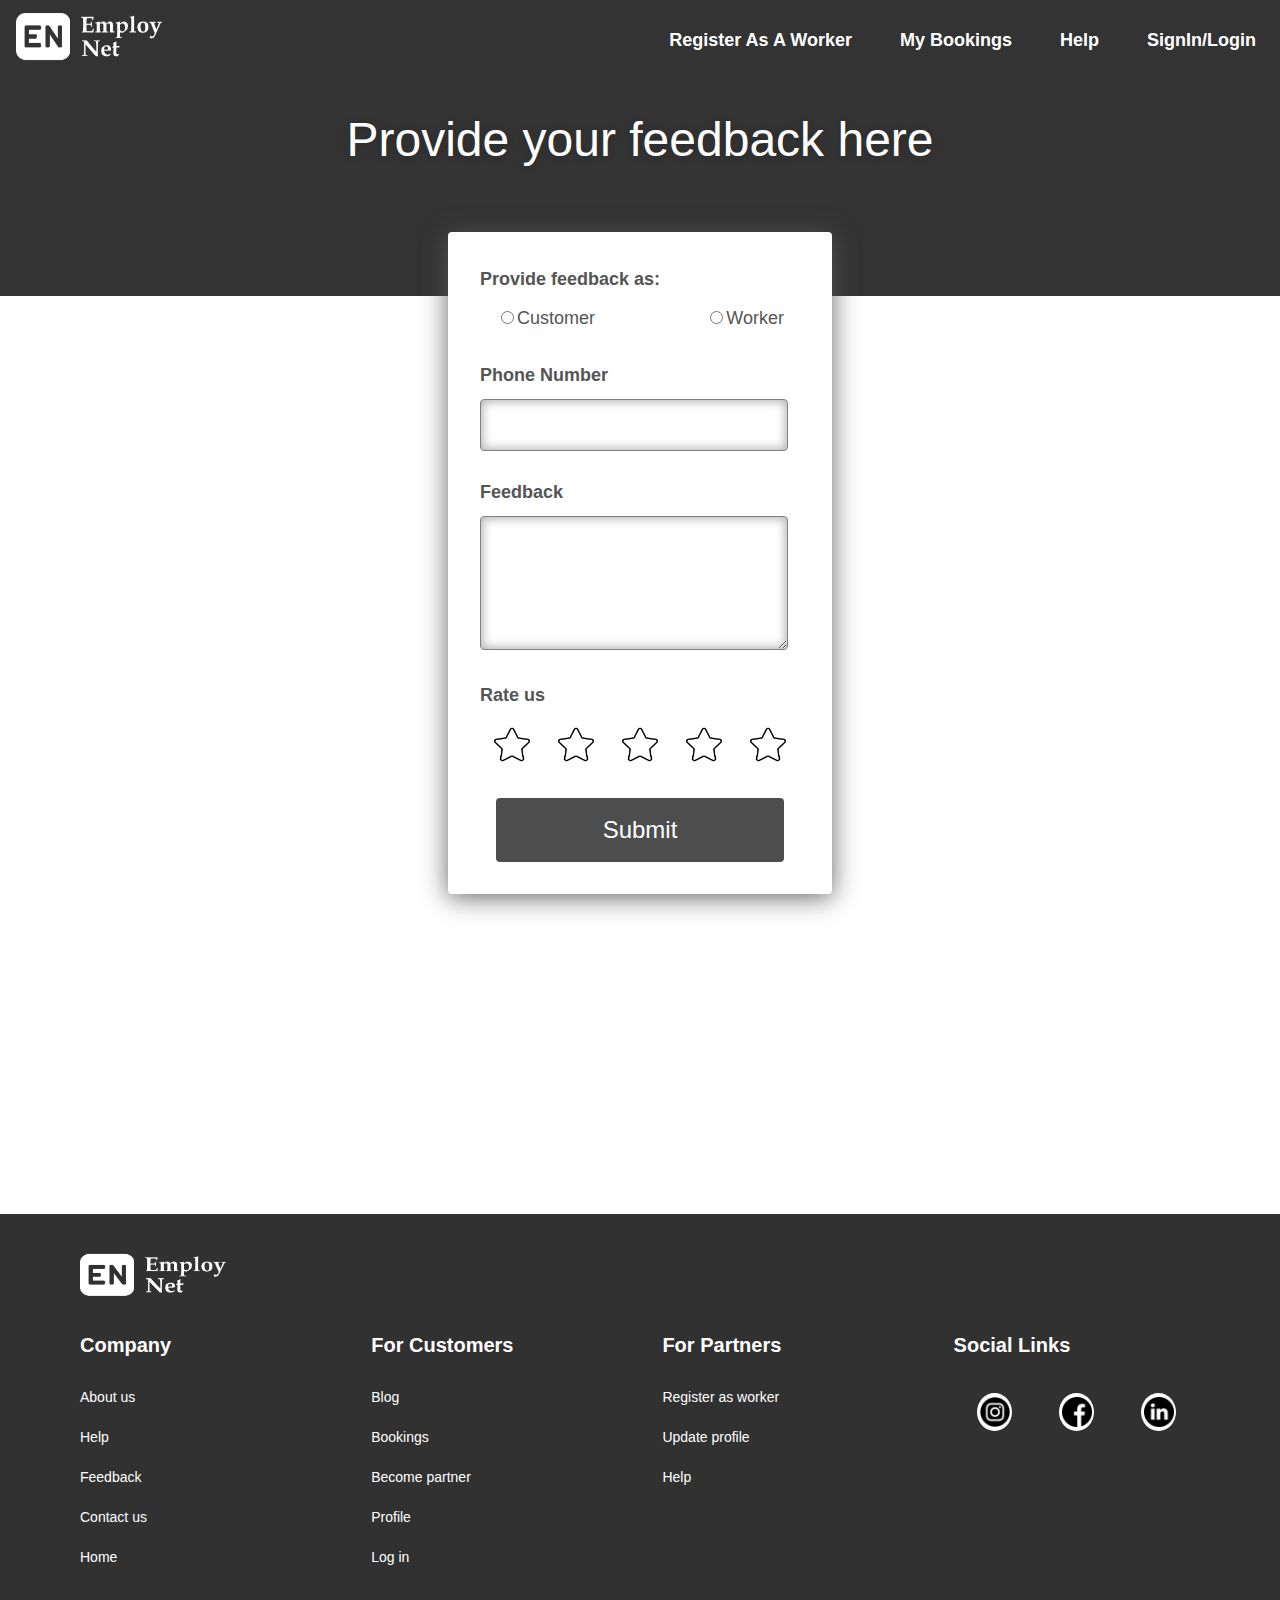
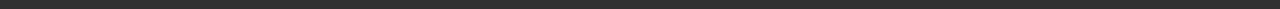
<file: feedback.html>
<!DOCTYPE html>
<html lang="en">
<head>
    <meta charset="UTF-8">
    <meta name="viewport" content="width=device-width, initial-scale=1.0">
    <title>EmployNet: Feedback</title>
    <link rel="stylesheet" href="index.css">
    <link rel="stylesheet" href="help.css">
    <link rel="stylesheet" href="feedback.css">
    <script src="feedback.js" defer></script>
    <script async src="https://pagead2.googlesyndication.com/pagead/js/adsbygoogle.js?client=ca-pub-9807803082363038"
     crossorigin="anonymous"></script>
</head>
<body>
    <div class="second1">
        <div class="first3">
            <div><a href="aboutUs.html"><div class="first4"></div></a></div>
            <div class="first5">
                <div><a href="worker.html" class="first40"><div class="first6">Register As A Worker</div></a></div>
                <div><a href="customer2.html" class="first40"><div class="first6">My Bookings</div></a></div>
                <div><a href="help.html" class="first40"><div class="first6">Help</div></a></div>
                <div><a href="sign.html" class="first40"><div class="first6">SignIn/Login</div></a></div>
            </div>
        </div>
        <div class="second5">Provide your feedback here</div>
    </div>
    <div class="second6">
        <div class="four1">
            <form action="" class="four2">
                <label for="f1" class="four3">Provide feedback as:</label>
                <br>
                <div class="four4">
                    <div><input type="radio" id="f1" name="f1"><span>Customer</span></div>
                    <div><input type="radio" id="f4" name="f1"><span>Worker</span></div>
                </div>
                <br>
                <label for="f2" class="four3">Phone Number</label><br>
                <input type="text" id="f2" class="four5"><br><br>
                <label for="f3" class="four3">Feedback</label><br>
                <textarea name="f3" id="f3" class="four6"></textarea><br><br>
                <label for="f3" class="four3">Rate us</label><br>
                <div class="four7">
                    <div class="four8"><img src="gallery/star.png" alt="" class="four9"></div>
                    <div class="four8"><img src="gallery/star.png" alt="" class="four9"></div>
                    <div class="four8"><img src="gallery/star.png" alt="" class="four9"></div>
                    <div class="four8"><img src="gallery/star.png" alt="" class="four9"></div>
                    <div class="four8"><img src="gallery/star.png" alt="" class="four9"></div>
                </div>
                <div class="four10"><div><input type="submit" class="four11"></div></div>
            </form>
        </div>
    </div>
    <footer class="first31">
        <div>
          <a href="aboutUs.html"
            ><img src="gallery/Employnet.png" alt="" class="first32"
          /></a>
        </div>
        <div class="first33">
          <div class="first34">
            <p class="first35">Company</p>
            <a href="aboutUs.html" class="first40"
              ><p class="first39">About us</p></a
            >
            <a href="help.html" class="first40"><p class="first39">Help</p></a>
            <a href="feedback.html" class="first40"
              ><p class="first39">Feedback</p></a
            >
            <a href="mailto:sachinchaturvedi8713@gmail.com" class="first40"
              ><p class="first39">Contact us</p></a
            >
            <a href="index.html" class="first40"
              ><p class="first39">Home</p></a
            >
          </div>
          <div class="first34">
            <p class="first35">For Customers</p>
            <a href="" class="first40"><p class="first39">Blog</p></a>
            <a href="customer2.html" class="first40"
              ><p class="first39">Bookings</p></a
            >
            <a href="worker.html" class="first40"><p class="first39">Become partner</p></a>
            <a href="profile.html" class="first40"><p class="first39">Profile</p></a>
            <a href="sign.html" class="first40"><p class="first39">Log in</p></a>
          </div>
          <div class="first34">
            <p class="first35">For Partners</p>
            <a href="worker.html" class="first40"
              ><p class="first39">Register as worker</p></a
            >
            <a href="profile.html" class="first40"><p class="first39">Update profile</p></a>
            <a href="help.html" class="first40"><p class="first39">Help</p></a>
          </div>
          <div class="first34">
            <p class="first35">Social Links</p>
            <div class="first36">
              <div class="first37">
                <a href="https://www.instagram.com/"
                  ><img src="gallery/instagram.png" alt="" class="first38"
                /></a>
              </div>
              <div class="first37">
                <a href="https://www.facebook.com/"
                  ><img src="gallery/facebook.png" alt="" class="first38"
                /></a>
              </div>
              <div class="first37">
                <a href="https://in.linkedin.com/"
                  ><img src="gallery/linkedin.png" alt="" class="first38"
                /></a>
              </div>
            </div>
          </div>
        </div>
      </footer>
</body>
</html>
</file>
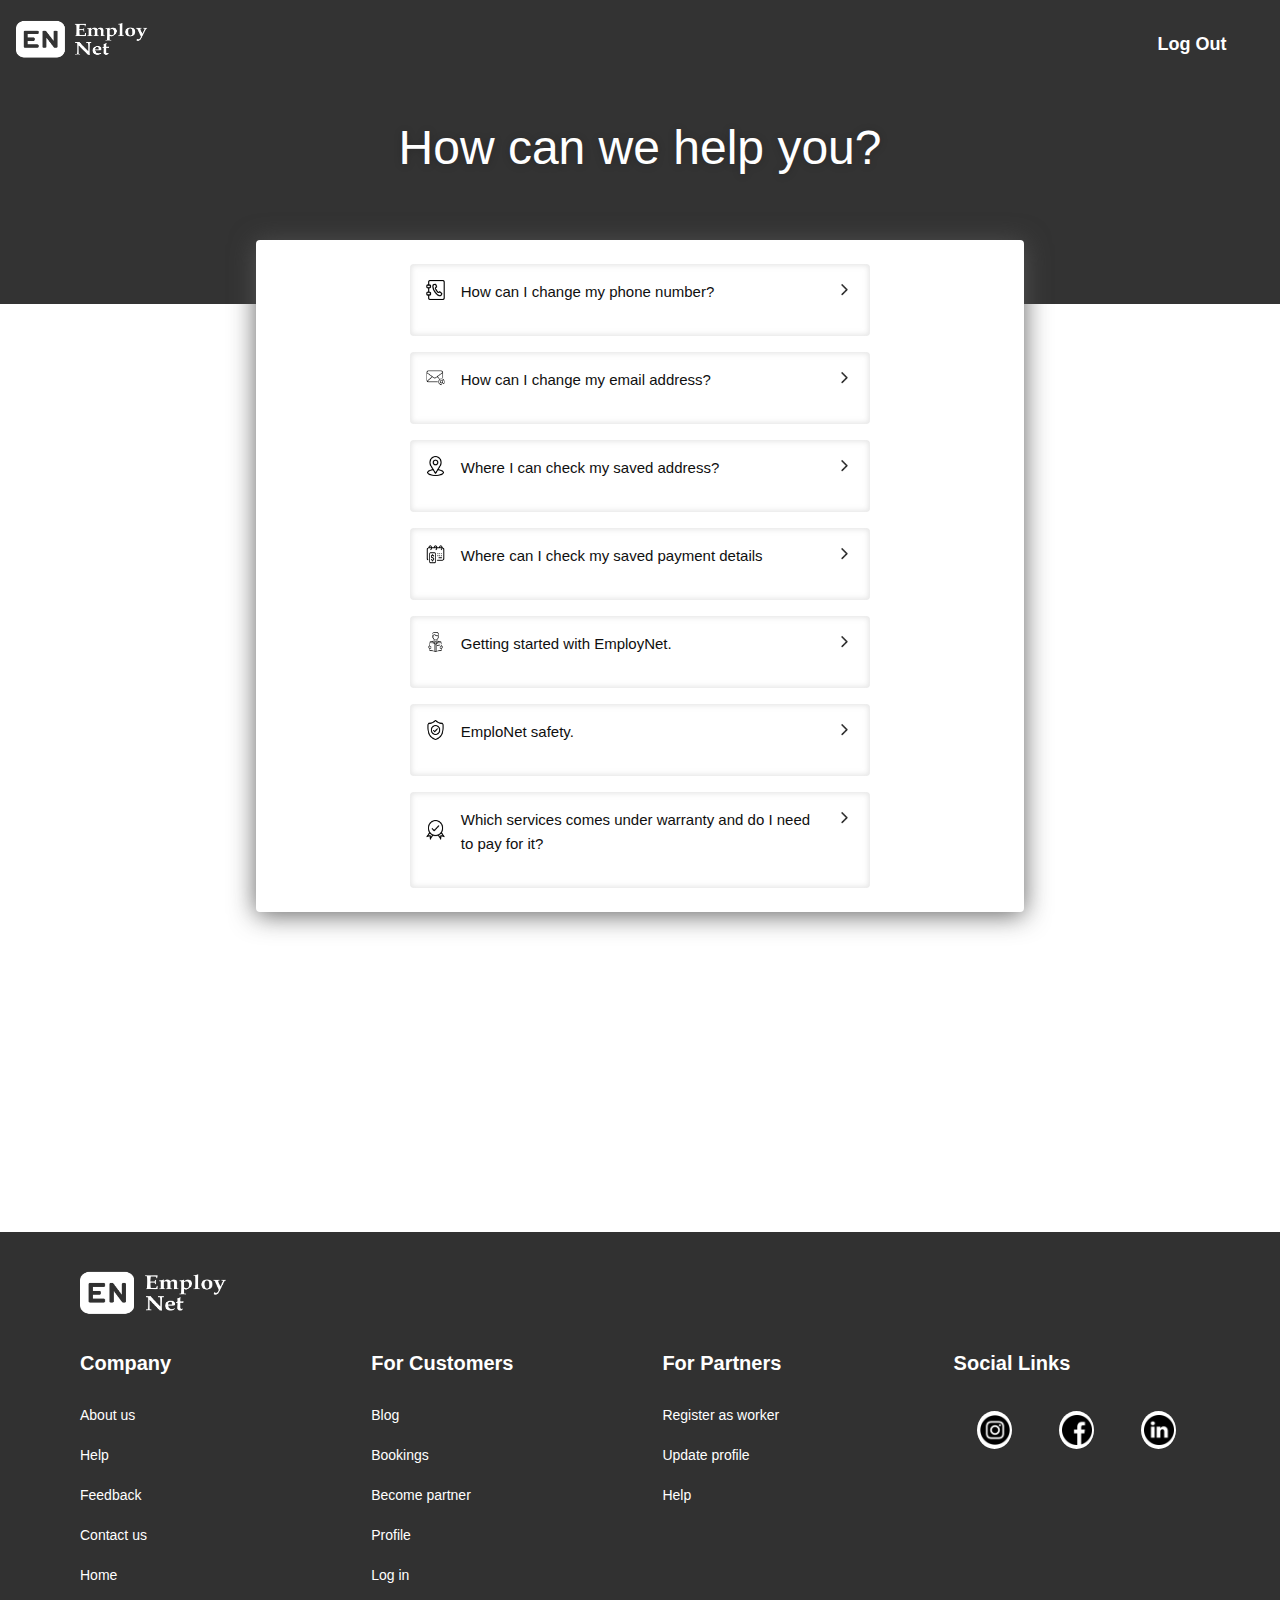
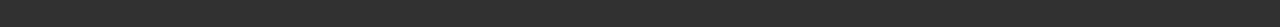
<file: help.html>
<!DOCTYPE html>
<html lang="en">

<head>
    <meta charset="UTF-8">
    <meta name="viewport" content="width=device-width, initial-scale=1.0">
    <title>EmploNet: Help</title>
    <link rel="stylesheet" href="index.css">
    <link rel="stylesheet" href="help.css">
    <script  src="help.js" defer></script>
    <script async src="https://pagead2.googlesyndication.com/pagead/js/adsbygoogle.js?client=ca-pub-9807803082363038"
     crossorigin="anonymous"></script>
</head>

<body>
    <div class="second1">
        <div class="second2">
            <div class="second3">
                <a href="aboutUs.html"><img src="gallery/Employnet.png" alt="" class="second4"></a>
            </div>
            <div><a href="" class="first40">
                    <div class="second3">Log Out</div>
                </a></div>
        </div>
        <div class="second5">How can we help you?</div>
    </div>
    <div class="second6">
        <div class="second7">
            <div class="second8">
                <div class="second9">
                    <div class="second14">
                        <div><img src="gallery/phone-book.png" alt="" class="second12"></div>
                        <div class="second13">How can I change my phone number?</div>
                    </div>
                    <div><img src="gallery/down-arrow.png" alt="" class="second17 second12"></div>
                </div>
                <div class="second11">
                    <div class="second10"><hr></div>
                    <div class="second13">You can change your phone number from your profile section by entering
                        new number in the new number block.</div>
                </div>
            </div>
            <div class="second8">
                <div class="second9">
                    <div class="second14">
                        <div><img src="gallery/address.png" alt="" class="second12"></div>
                        <div class="second13">How can I change my email address?</div>
                    </div>
                    <div><img src="gallery/down-arrow.png" alt="" class="second17 second12"></div>
                </div>
                <div class="second11">
                    <div class="second10">
                        <hr>
                    </div>
                    <div class="second13">You can change your email address from your profile section by entering
                        new email address in the new email address block.</div>
                </div>
            </div>
            <div class="second8">
                <div class="second9">
                    <div class="second14">
                        <div><img src="gallery/location.png" alt="" class="second12"></div>
                        <div class="second13">Where I can check my saved address?</div>
                    </div>
                    <div><img src="gallery/down-arrow.png" alt="" class="second17 second12"></div>
                </div>
                <div class="second11">
                    <div class="second10">
                        <hr>
                    </div>
                    <div class="second13"><p>You can check your saved addresses using the following ways:</p>
                        <p>1. While selecting the location on the app homescreen.</p>
                        <p>2. Check address on the checkout screen before making payment.</p>
                    </div>
                </div>
            </div>
            <div class="second8">
                <div class="second9">
                    <div class="second14">
                        <div><img src="gallery/installment.png" alt="" class="second12"></div>
                        <div class="second13">Where can I check my saved payment details</div>
                    </div>
                    <div><img src="gallery/down-arrow.png" alt="" class="second17 second12"></div>
                </div>
                <div class="second11">
                    <div class="second10">
                        <hr>
                    </div>
                    <div class="second13">You can check your saved payment details by from your profile's booking section in which there will be a sub-section of previous payments.</div>
                </div>
            </div>
            <div class="second8">
                <div class="second9">
                    <div class="second14">
                        <div><img src="gallery/read.png" alt="" class="second12"></div>
                        <div class="second13">Getting started with EmployNet.</div>
                    </div>
                    <div><img src="gallery/down-arrow.png" alt="" class="second17 second12"></div>
                </div>
                <div class="second11">
                    <div class="second10">
                        <hr>
                    </div>
                    <div class="second13">EmployNet is a platform in which you can find skill matching person for the job you want to complete at a specific cost. You can also register as a worker to complete your client's task so that you can get source of income.</div>
                </div>
            </div>
            <div class="second8">
                <div class="second9">
                    <div class="second14">
                        <div><img src="gallery/shield.png" alt="" class="second12"></div>
                        <div class="second13">EmploNet safety.</div>
                    </div>
                    <div><img src="gallery/down-arrow.png" alt="" class="second17 second12"></div>
                </div>
                <div class="second11">
                    <div class="second10">
                        <hr>
                    </div>
                    <div class="second13">
                        <p>At EmploNet, the safety of customers and professionals is taken seriously. To ensure this, we have taken the following precautionary measures:</p>
                        <p>1. We collect background(necessary) details of our all workers.</p>
                        <p>2. In case of any critical support, you can contact us and also feedback option is also available in our platform for both our
                        customers and professionals.</p>
                    </div>
                </div>
            </div>
            <div class="second8">
                <div class="second9">
                    <div class="second14">
                        <div><img src="gallery/guarantee.png" alt="" class="second12"></div>
                        <div class="second13">Which services comes under warranty and do I need to pay for it?</div>
                    </div>
                    <div><img src="gallery/down-arrow.png" alt="" class="second17 second12"></div>
                </div>
                <div class="second11">
                    <div class="second10">
                        <hr>
                    </div>
                    <div class="second13">
                        <p>UC Warranty covers: </p>
                        <p>1. Appliance repairs like AC, RO, Washing machine repairs etc.</p>
                        <p>2. Pest control services</p>
                        <p>3. Painting services</p>
                        <p>However, the UC warranty does not cover:</p>
                        <p>1. Any new issue that occurs post the service</p>
                        <p>2. Any item/service that is not mentioned on the invoice</p>
                        <p>No. You can book a free revisit from the booking screen if the same issue persists
                            during warranty. Our worker will visit your place again to solve the problem
                            with your utmost satisfaction. </p>
                    </div>
                </div>
            </div>
        </div>
    </div>
    <div class="second15"></div>
    <footer class="first31">
        <div>
          <a href="aboutUs.html"
            ><img src="gallery/Employnet.png" alt="" class="first32"
          /></a>
        </div>
        <div class="first33">
          <div class="first34">
            <p class="first35">Company</p>
            <a href="aboutUs.html" class="first40"
              ><p class="first39">About us</p></a
            >
            <a href="help.html" class="first40"><p class="first39">Help</p></a>
            <a href="feedback.html" class="first40"
              ><p class="first39">Feedback</p></a
            >
            <a href="mailto:sachinchaturvedi8713@gmail.com" class="first40"
              ><p class="first39">Contact us</p></a
            >
            <a href="index.html" class="first40"
              ><p class="first39">Home</p></a
            >
          </div>
          <div class="first34">
            <p class="first35">For Customers</p>
            <a href="" class="first40"><p class="first39">Blog</p></a>
            <a href="customer2.html" class="first40"
              ><p class="first39">Bookings</p></a
            >
            <a href="worker.html" class="first40"><p class="first39">Become partner</p></a>
            <a href="profile.html" class="first40"><p class="first39">Profile</p></a>
            <a href="sign.html" class="first40"><p class="first39">Log in</p></a>
          </div>
          <div class="first34">
            <p class="first35">For Partners</p>
            <a href="worker.html" class="first40"
              ><p class="first39">Register as worker</p></a
            >
            <a href="profile.html" class="first40"><p class="first39">Update profile</p></a>
            <a href="help.html" class="first40"><p class="first39">Help</p></a>
          </div>
          <div class="first34">
            <p class="first35">Social Links</p>
            <div class="first36">
              <div class="first37">
                <a href="https://www.instagram.com/"
                  ><img src="gallery/instagram.png" alt="" class="first38"
                /></a>
              </div>
              <div class="first37">
                <a href="https://www.facebook.com/"
                  ><img src="gallery/facebook.png" alt="" class="first38"
                /></a>
              </div>
              <div class="first37">
                <a href="https://in.linkedin.com/"
                  ><img src="gallery/linkedin.png" alt="" class="first38"
                /></a>
              </div>
            </div>
          </div>
        </div>
      </footer>
</body>

</html>
</file>
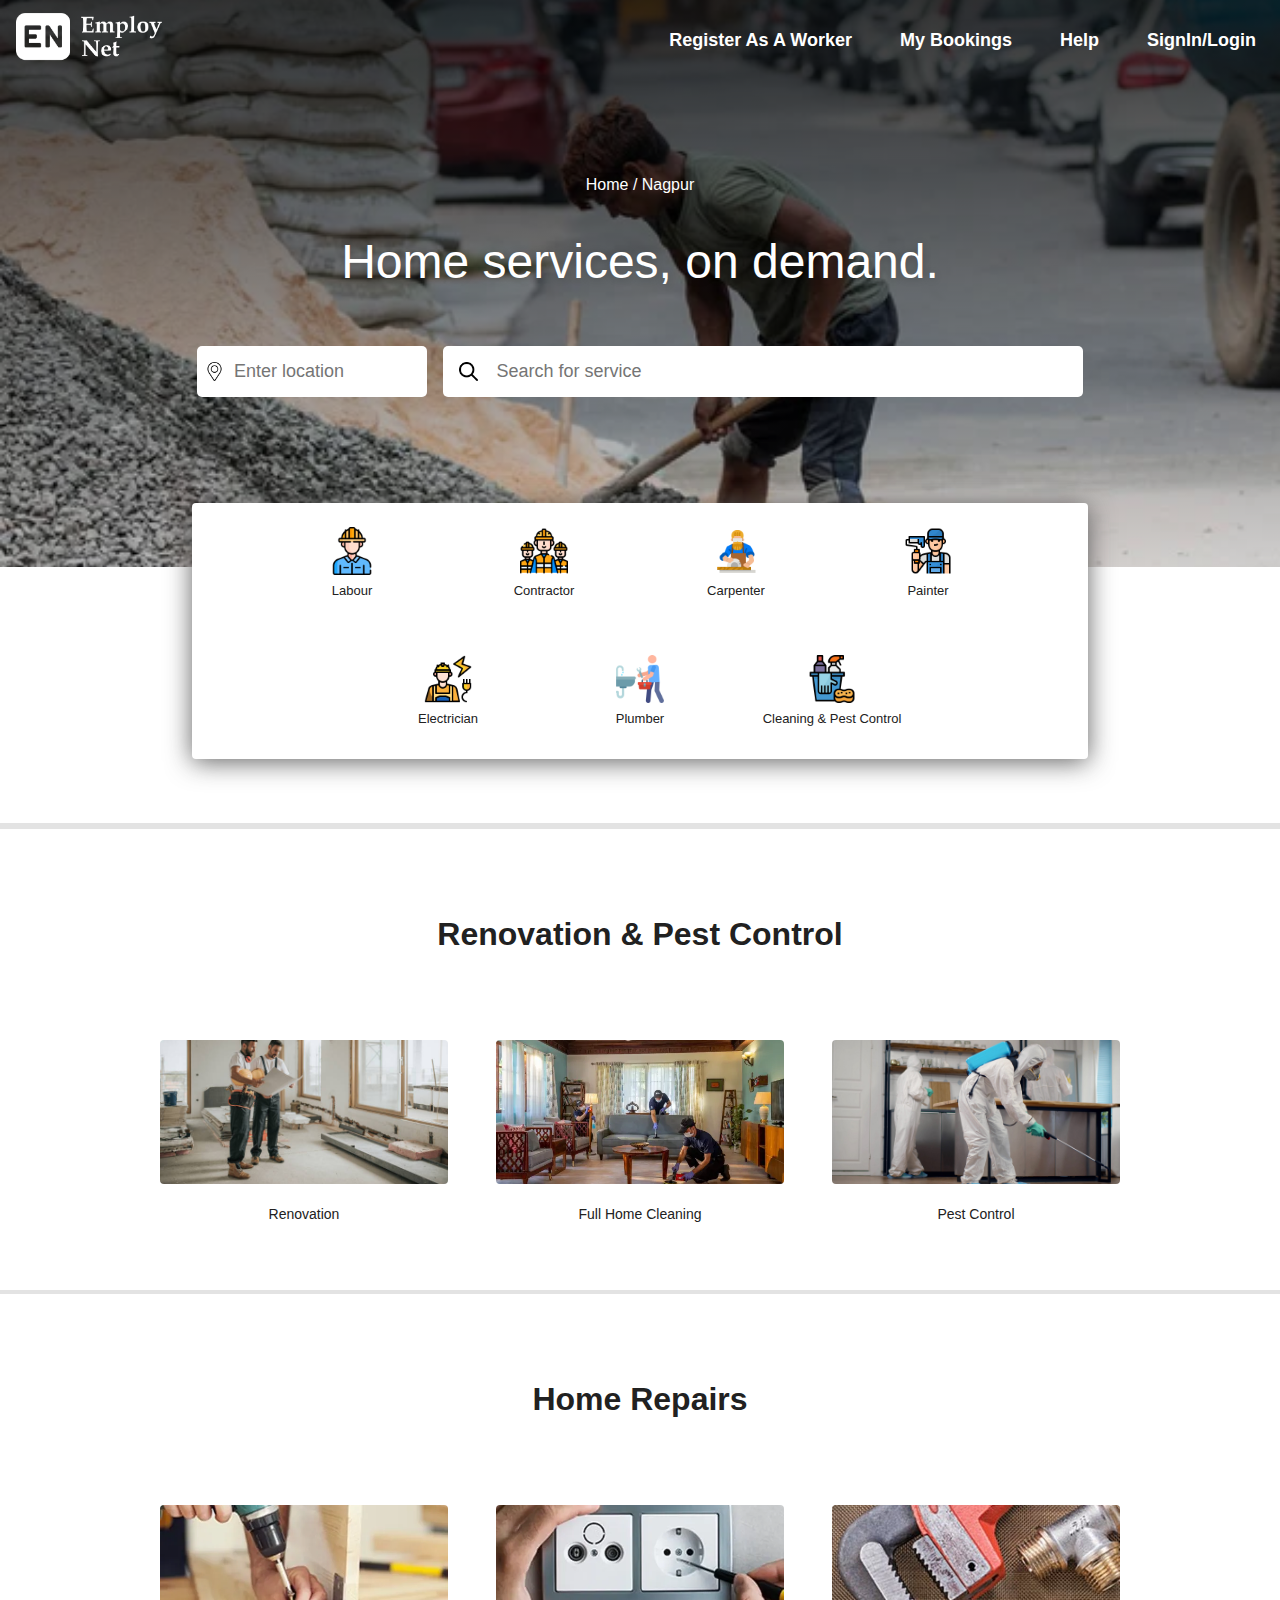
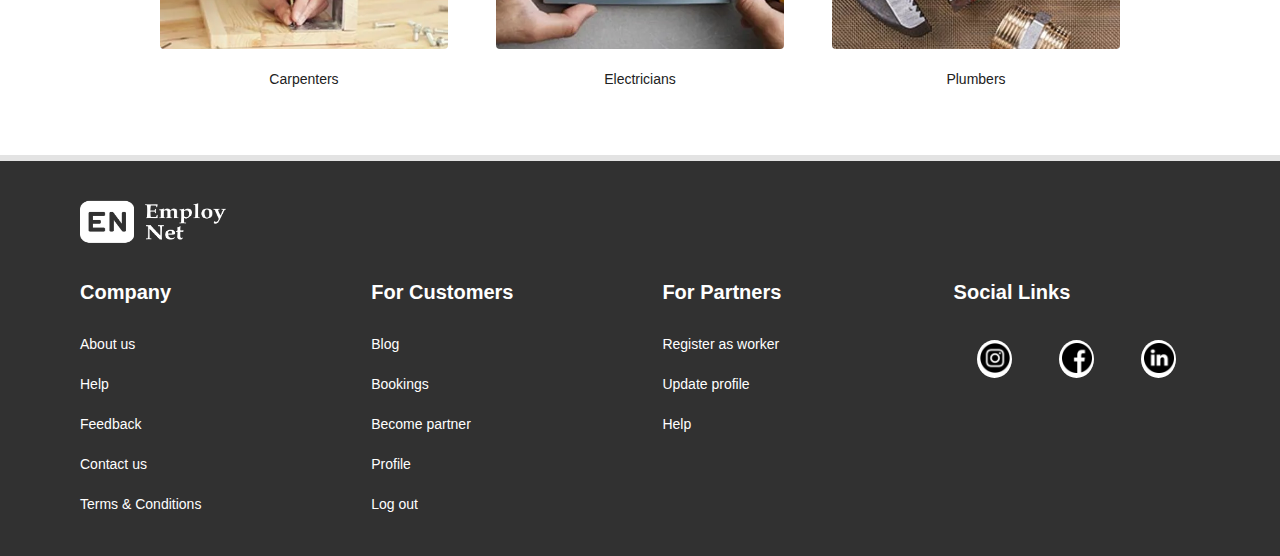
<file: homePage.html>
<!DOCTYPE html>
<html lang="en">
<head>
    <meta charset="UTF-8">
    <meta name="viewport" content="width=device-width, initial-scale=1.0">
    <title>EmployNet: Home Page</title>
    <link rel="stylesheet" href="homePage.css">
</head>
<body>
    <div class="first1"></div>
    <div class="first2">
        <div class="first3">
            <div><a href=""><div class="first4"></div></a></div>
            <div class="first5">
                <div><a href="" class="first40"><div class="first6">Register As A Worker</div></a></div>
                <div><a href="" class="first40"><div class="first6">My Bookings</div></a></div>
                <div><a href="" class="first40"><div class="first6">Help</div></a></div>
                <div><a href="" class="first40"><div class="first6">SignIn/Login</div></a></div>
            </div>
        </div>
        <div class="first7">Home / Nagpur</div>
        <div class="first8">Home services, on demand.</div>
        <div class="first9">
            <div class="first10">
                <div class="first12"><img src="gallery/pin.png" alt="" class="first13"></div>
                <div class="first14"><input type="text" placeholder="Enter location" class="first15"></div>
                <!-- <div class="first12"><img src="gallery/down-arrow.png" alt="" class="first13"></div> -->
            </div>
            <div class="first11">
                <div class="first16"><img src="gallery/search.png" alt="" class="first13"></div>
                <div><input type="text" placeholder="Search for service" class="first15"></div>
            </div>
        </div>
    </div>
    <div class="first17"><div class="first18">
        <div><a href="" class="first40"><div class="first19">
            <div class="first20"><img src="gallery/labour-day.png" alt="" class="first22"></div>
            <div class="first21">Labour</div></div></a>
        </div>
        <div><a href="" class="first40"><div class="first19">
            <div class="first20"><img src="gallery/workers.png" alt="" class="first22"></div>
            <div class="first21">Contractor</div></div></a>
        </div>
        <div><a href="" class="first40"><div class="first19">
            <div class="first20"><img src="gallery/carpenter.png" alt="" class="first22"></div>
            <div class="first21">Carpenter</div></div></a>
        </div>
        <div><a href="" class="first40"><div class="first19">
            <div class="first20"><img src="gallery/painter.png" alt="" class="first22"></div>
            <div class="first21">Painter</div></div></a>
        </div>
        <div><a href="" class="first40"><div class="first19">
            <div class="first20"><img src="gallery/electrician.png" alt="" class="first22"></div>
            <div class="first21">Electrician</div></div></a>
        </div>
        <div><a href="" class="first40"><div class="first19">
            <div class="first20"><img src="gallery/plumber.png" alt="" class="first22"></div>
            <div class="first21">Plumber</div></div></a>
        </div>
        <div><a href="" class="first40"><div class="first19">
            <div class="first20"><img src="gallery/cleaning.png" alt="" class="first22"></div>
            <div class="first21">Cleaning & Pest Control</div></div></a>
        </div>
    </div></div>
    <div class="first23">
        <div class="first24">
            <div class="first25">
                <h1 class="first26">Renovation & Pest Control</h1>
            </div>
            <div class="first27">
                <div class="first28"><a href="" class="first40">
                    <img src="gallery/Renovation.jpg" alt="" class="first29">
                    <span class="first30">Renovation</span></a>
                </div>
                <div class="first28"><a href="" class="first40">
                    <img src="gallery/homeCleaning.webp" alt="" class="first29">
                    <span class="first30">Full Home Cleaning</span></a>
                </div>
                <div class="first28"><a href="" class="first40">
                    <img src="gallery/PestControl.jpeg" alt="" class="first29">
                    <span class="first30">Pest Control</span></a>
                </div>
            </div>
        </div>
        <div class="first24">
            <div class="first25">
                <h1 class="first26">Home Repairs</h1>
            </div>
            <div class="first27">
                <div class="first28"><a href="" class="first40">
                    <img src="gallery/Carpenter2.webp" alt="" class="first29">
                    <span class="first30">Carpenters</span></a>
                </div>
                <div class="first28"><a href="" class="first40">
                    <img src="gallery/electricians.webp" alt="" class="first29">
                    <span class="first30">Electricians</span></a>
                </div>
                <div class="first28"><a href="" class="first40">
                    <img src="gallery/plumbers.jpg" alt="" class="first29">
                    <span class="first30">Plumbers</span></a>
                </div>
            </div>
        </div>
    </div>
    <footer class="first31">
        <div>
            <img src="gallery/Employnet.png" alt="" class="first32">
        </div>
        <div class="first33">
            <div class="first34">
                <p class="first35">Company</p>
                <a href="" class="first40"><p class="first39">About us</p></a>
                <a href="" class="first40"><p class="first39">Help</p></a>
                <a href="" class="first40"><p class="first39">Feedback</p></a>
                <a href="" class="first40"><p class="first39">Contact us</p></a>
                <a href="" class="first40"><p class="first39">Terms & Conditions</p></a>
            </div>
            <div class="first34">
                <p class="first35">For Customers</p>
                <a href="" class="first40"><p class="first39">Blog</p></a>
                <a href="" class="first40"><p class="first39">Bookings</p></a>
                <a href="" class="first40"><p class="first39">Become partner</p></a>
                <a href="" class="first40"><p class="first39">Profile</p></a>
                <a href="" class="first40"><p class="first39">Log out</p></a>
            </div>
            <div class="first34">
                <p class="first35">For Partners</p>
                <a href="" class="first40"><p class="first39">Register as worker</p></a>
                <a href="" class="first40"><p class="first39">Update profile</p></a>
                <a href="" class="first40"><p class="first39">Help</p></a>
            </div>
            <div class="first34">
                <p class="first35">Social Links</p>
                <div class="first36">
                    <div class="first37">
                        <a href="https://www.instagram.com/"><img src="gallery/instagram.png" alt="" class="first38"></a>
                    </div>
                    <div class="first37">
                        <a href="https://www.facebook.com/"><img src="gallery/facebook.png" alt="" class="first38"></a>
                    </div>
                    <div class="first37">
                        <a href="https://in.linkedin.com/"><img src="gallery/linkedin.png" alt="" class="first38"></a>
                    </div>
                </div>
            </div>
        </div>
    </footer>
</body>
</html>
</file>
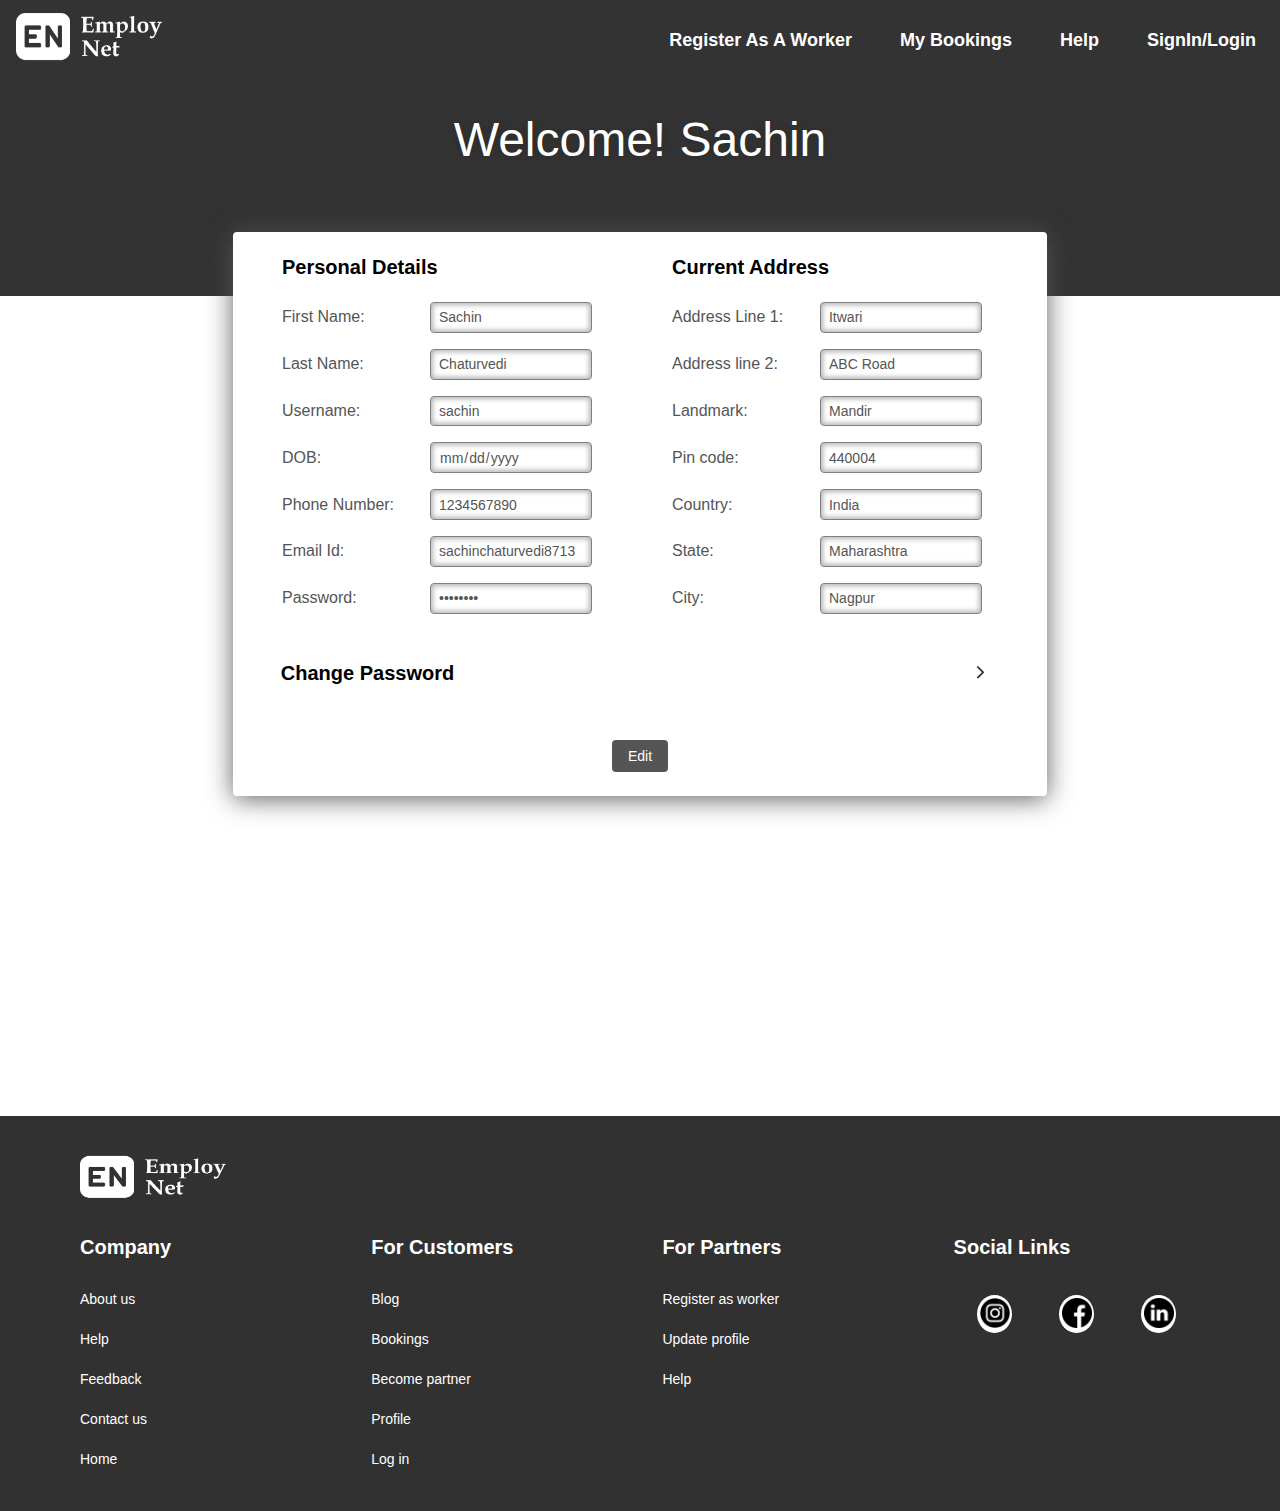
<file: profile.html>
<!DOCTYPE html>
<html lang="en">
<head>
    <meta charset="UTF-8">
    <meta name="viewport" content="width=device-width, initial-scale=1.0">
    <title>EmployNet: Profile</title>
    <link rel="stylesheet" href="index.css">
    <link rel="stylesheet" href="help.css">
    <link rel="stylesheet" href="feedback.css">
    <link rel="stylesheet" href="profile.css">
    <script src="profile.js" defer></script>
</head>
<body>
    <div class="second1">
        <div class="first3">
            <div><a href="aboutUs.html"><div class="first4"></div></a></div>
            <div class="first5">
                <div><a href="" class="first40"><div class="first6">Register As A Worker</div></a></div>
                <div><a href="customer2.html" class="first40"><div class="first6">My Bookings</div></a></div>
                <div><a href="help.html" class="first40"><div class="first6">Help</div></a></div>
                <div><a href="sign.html" class="first40"><div class="first6">SignIn/Login</div></a></div>
            </div>
        </div>
        <div class="second5">Welcome! Sachin</div>
    </div>
    <div class="second6"><form action="">
        <div class="seven1">
            <div class="seven6">
                <div class="seven2">Personal Details</div>
                <div class="seven5"><label for="user1" class="seven3">First Name: </label></div>
                <input type="text" id="user1" class="seven4" value="Sachin" readonly><br>
                <div class="seven5"><label for="user2" class="seven3">Last Name: </label></div>
                <input type="text" id="user2" class="seven4" value="Chaturvedi" readonly><br>
                <div class="seven5"><label for="user3" class="seven3">Username: </label></div>
                <input type="text" id="user3" class="seven4" value="sachin" readonly><br>
                <div class="seven5"><label for="user4" class="seven3">DOB: </label></div>
                <input type="date" id="user4" class="seven4" value="01-01-2001" readonly><br>
                <div class="seven5"><label for="user5" class="seven3">Phone Number: </label></div>
                <input type="text" id="user5" class="seven4" value="1234567890" readonly><br>
                <div class="seven5"><label for="user6" class="seven3">Email Id: </label></div>
                <input type="email" id="user6" class="seven4" value="sachinchaturvedi8713" readonly><br>
                <div class="seven5"><label for="user7" class="seven3">Password: </label></div>
                <input type="password" id="user7" class="seven4" value="password" readonly><br>
            </div>
            <div class="seven6" id="seventh3">
                <div class="seven2">Current Address</div>
                <div class="seven5"><label for="user9" class="seven3">Address Line 1: </label></div>
                <input type="text" id="user9" class="seven4" value="Itwari" readonly><br>
                <div class="seven5"><label for="user10" class="seven3">Address line 2: </label></div>
                <input type="text" id="user10" class="seven4" value="ABC Road" readonly><br>
                <div class="seven5"><label for="user11" class="seven3">Landmark: </label></div>
                <input type="text" id="user11" class="seven4" value="Mandir" readonly><br>
                <div class="seven5"><label for="user12" class="seven3">Pin code: </label></div>
                <input type="text" id="user12" class="seven4" value="440004" readonly><br>
                <div class="seven5"><label for="user13" class="seven3">Country: </label></div>
                <input type="text" id="user13" class="seven4" value="India" readonly><br>
                <div class="seven5"><label for="user14" class="seven3">State: </label></div>
                <input type="text" id="user14" class="seven4" value="Maharashtra" readonly><br>
                <div class="seven5"><label for="user15" class="seven3">City: </label></div>
                <input type="text" id="user15" class="seven4" value="Nagpur" readonly><br>
            </div>
            <div class="seven11" id="seventh2">
                <div class="seven2 seven18" >Change Password
                    <div class="seven15"><img src="gallery/down-arrow.png" alt="" class="seven14"></div>
                </div>
                <div class="seven17" id="seventh1">
                    <div>
                        <div class="seven10"><label for="user16" class="seven3 seven9">Old Password: </label></div>
                        <input type="password" id="user16" class="seven4 seven8">
                    </div>
                    <div>
                        <div class="seven10"><label for="user16" class="seven3 seven9">New Password: </label></div>
                        <input type="password" id="user16" class="seven4 seven8">
                    </div>
                    <div>
                        <div class="seven10"><label for="user16" class="seven3 seven9">Confirm Password: </label></div>
                        <input type="password" id="user16" class="seven4 seven8">
                    </div>                                              
                </div>
            </div>
            <div class="seven12">
                <div><input type="submit" value="Set password" class="seven13 seven16"></div>
                <div><input type="submit" class="seven13 seven16"></div>
                <div class="seven13">Edit</div>
            </div>
        </div>
    </form>
    </div>
    <footer class="first31">
        <div>
          <a href="aboutUs.html"
            ><img src="gallery/Employnet.png" alt="" class="first32"
          /></a>
        </div>
        <div class="first33">
          <div class="first34">
            <p class="first35">Company</p>
            <a href="aboutUs.html" class="first40"
              ><p class="first39">About us</p></a
            >
            <a href="help.html" class="first40"><p class="first39">Help</p></a>
            <a href="feedback.html" class="first40"
              ><p class="first39">Feedback</p></a
            >
            <a href="mailto:sachinchaturvedi8713@gmail.com" class="first40"
              ><p class="first39">Contact us</p></a
            >
            <a href="index.html" class="first40"
              ><p class="first39">Home</p></a
            >
          </div>
          <div class="first34">
            <p class="first35">For Customers</p>
            <a href="" class="first40"><p class="first39">Blog</p></a>
            <a href="customer2.html" class="first40"
              ><p class="first39">Bookings</p></a
            >
            <a href="worker.html" class="first40"><p class="first39">Become partner</p></a>
            <a href="profile.html" class="first40"><p class="first39">Profile</p></a>
            <a href="sign.html" class="first40"><p class="first39">Log in</p></a>
          </div>
          <div class="first34">
            <p class="first35">For Partners</p>
            <a href="worker.html" class="first40"
              ><p class="first39">Register as worker</p></a
            >
            <a href="profile.html" class="first40"><p class="first39">Update profile</p></a>
            <a href="help.html" class="first40"><p class="first39">Help</p></a>
          </div>
          <div class="first34">
            <p class="first35">Social Links</p>
            <div class="first36">
              <div class="first37">
                <a href="https://www.instagram.com/"
                  ><img src="gallery/instagram.png" alt="" class="first38"
                /></a>
              </div>
              <div class="first37">
                <a href="https://www.facebook.com/"
                  ><img src="gallery/facebook.png" alt="" class="first38"
                /></a>
              </div>
              <div class="first37">
                <a href="https://in.linkedin.com/"
                  ><img src="gallery/linkedin.png" alt="" class="first38"
                /></a>
              </div>
            </div>
          </div>
        </div>
      </footer>
</body>
</html>
</file>
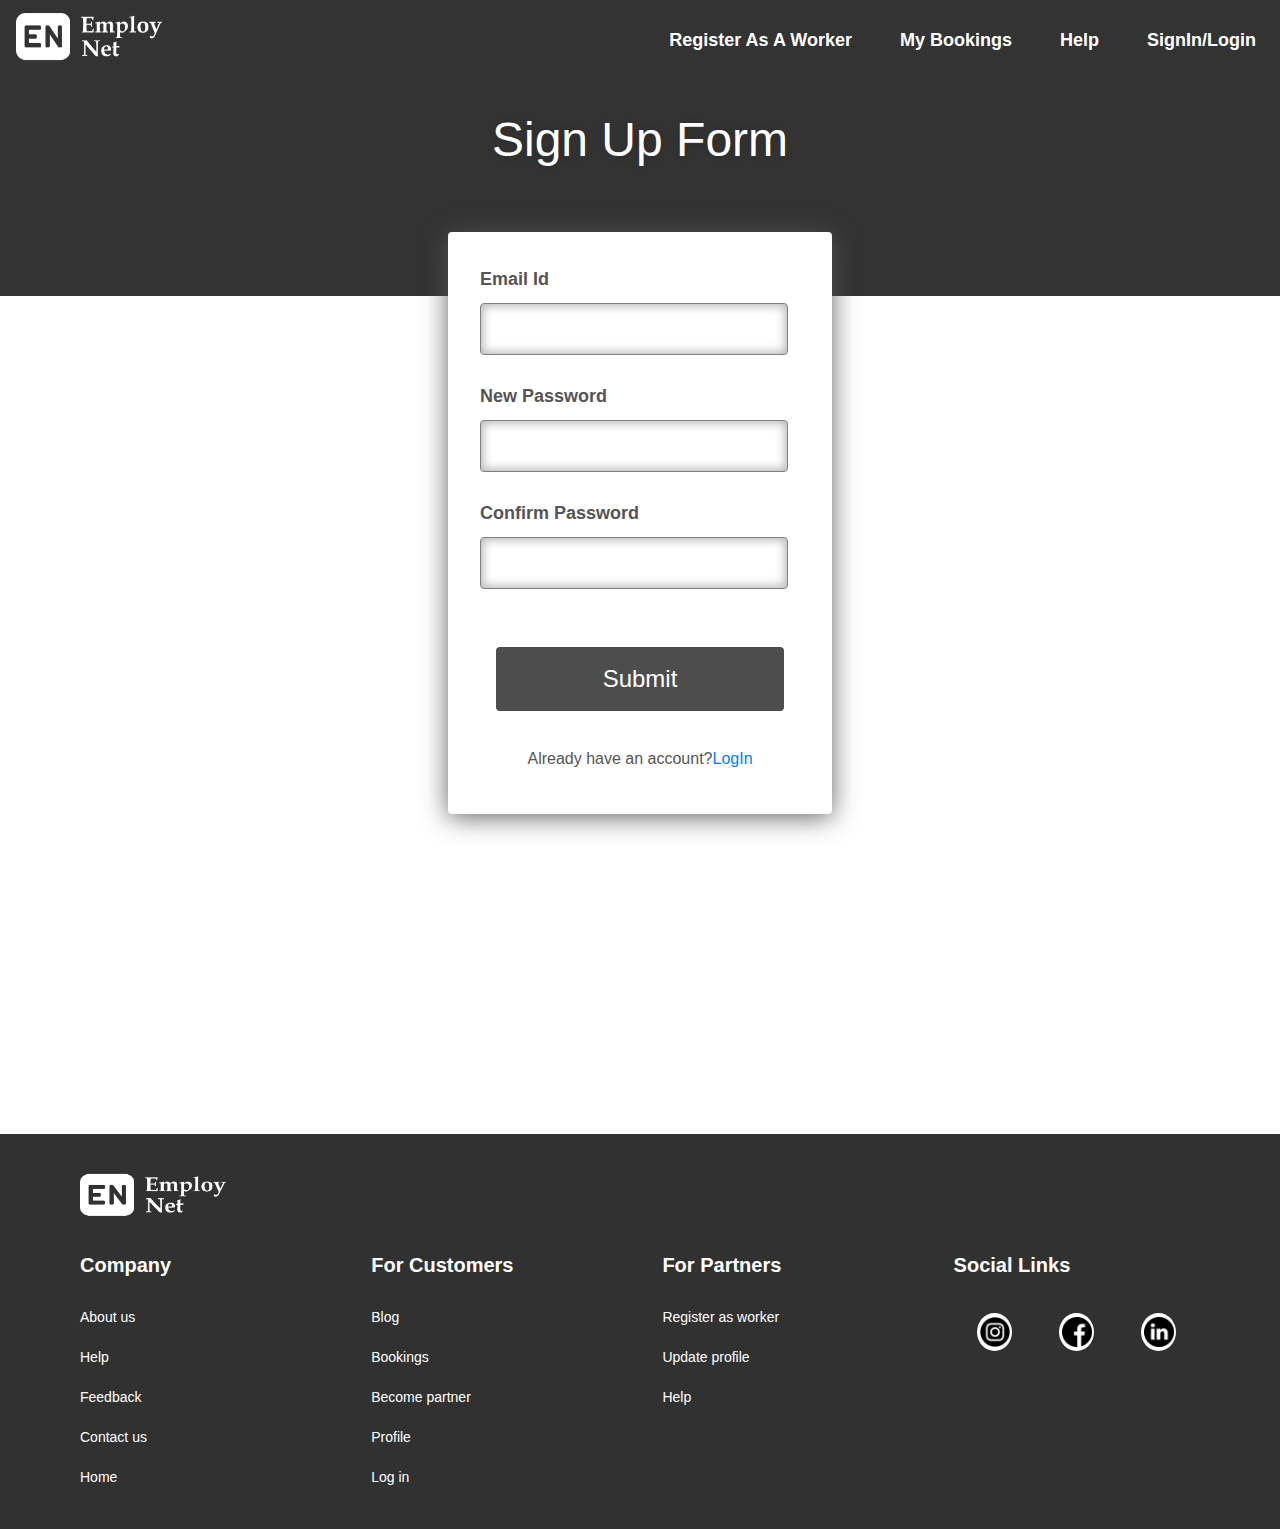
<file: sign.html>
<!DOCTYPE html>
<html lang="en">
<head>
    <meta charset="UTF-8">
    <meta name="viewport" content="width=device-width, initial-scale=1.0">
    <title>EmployNet: Log In</title>
    <link rel="stylesheet" href="index.css">
    <link rel="stylesheet" href="help.css">
    <link rel="stylesheet" href="feedback.css">
    <script src="sign.js" defer></script>
    <script async src="https://pagead2.googlesyndication.com/pagead/js/adsbygoogle.js?client=ca-pub-9807803082363038"
     crossorigin="anonymous"></script>
</head>
<body>
    <div class="second1">
        <div class="first3">
            <div><a href="aboutUs.html"><div class="first4"></div></a></div>
            <div class="first5">
                <div><a href="worker.html" class="first40"><div class="first6">Register As A Worker</div></a></div>
                <div><a href="customer2.html" class="first40"><div class="first6">My Bookings</div></a></div>
                <div><a href="help.html" class="first40"><div class="first6">Help</div></a></div>
                <div><a href="sign.html" class="first40"><div class="first6">SignIn/Login</div></a></div>
            </div>
        </div>
        <div class="second5">Sign Up Form</div>
    </div>
    <div class="second6">
        <div class="four1">
            <form action="" class="four2">
                <label for="s2" class="four3">Email Id</label><br>
                <input type="email" id="s2" class="four5" required><br><br>
                <label for="s3" class="four3">New Password</label><br>
                <input type="password" id="s3" class="four5" required><br><br>
                <label for="s4" class="four3">Confirm Password</label><br>
                <input type="password" id="s4" class="four5" required><br><br>
                <div class="four10"><div><input type="submit" class="four11"></div></div>
            </form>
            <div class="four4 four12">Already have an account? <span class="four13">LogIn</span></div>
        </div>
        <div class="four14">
            <form action="" class="four2">
                <label for="s5" class="four3">Username</label><br>
                <input type="text" id="s5" class="four5" required><br><br>
                <label for="s6" class="four3">Password</label><br>
                <input type="password" id="s6" class="four5" required><br><br>
                <div class="four15">
                    <div class="four16 four12"><input type="checkbox">Remember me</div>
                    <div class="four16 four12 four17">Forgot Password?</div>
                </div>
                <div class="four10"><div><input type="submit" class="four11"></div></div>
            </form>
            <div class="four4 four12">Do not have an account? <span class="four13">SignUp</span></div>
        </div>
        <div class="four18">
            <form action="" class="four2"></form>
                <label for="s7" class="four3">New Password</label><br>
                <input type="password" id="s7" class="four5" required><br><br>
                <label for="s8" class="four3">Confirm Password</label><br>
                <input type="password" id="s8" class="four5" required><br><br>
            </form>
            <div class="four10"><div><input type="submit" class="four19"></div></div>
        </div>
    </div>
    <footer class="first31">
        <div>
          <a href="aboutUs.html"
            ><img src="gallery/Employnet.png" alt="" class="first32"
          /></a>
        </div>
        <div class="first33">
          <div class="first34">
            <p class="first35">Company</p>
            <a href="aboutUs.html" class="first40"
              ><p class="first39">About us</p></a
            >
            <a href="help.html" class="first40"><p class="first39">Help</p></a>
            <a href="feedback.html" class="first40"
              ><p class="first39">Feedback</p></a
            >
            <a href="mailto:sachinchaturvedi8713@gmail.com" class="first40"
              ><p class="first39">Contact us</p></a
            >
            <a href="index.html" class="first40"
              ><p class="first39">Home</p></a
            >
          </div>
          <div class="first34">
            <p class="first35">For Customers</p>
            <a href="" class="first40"><p class="first39">Blog</p></a>
            <a href="customer2.html" class="first40"
              ><p class="first39">Bookings</p></a
            >
            <a href="worker.html" class="first40"><p class="first39">Become partner</p></a>
            <a href="profile.html" class="first40"><p class="first39">Profile</p></a>
            <a href="sign.html" class="first40"><p class="first39">Log in</p></a>
          </div>
          <div class="first34">
            <p class="first35">For Partners</p>
            <a href="worker.html" class="first40"
              ><p class="first39">Register as worker</p></a
            >
            <a href="profile.html" class="first40"><p class="first39">Update profile</p></a>
            <a href="help.html" class="first40"><p class="first39">Help</p></a>
          </div>
          <div class="first34">
            <p class="first35">Social Links</p>
            <div class="first36">
              <div class="first37">
                <a href="https://www.instagram.com/"
                  ><img src="gallery/instagram.png" alt="" class="first38"
                /></a>
              </div>
              <div class="first37">
                <a href="https://www.facebook.com/"
                  ><img src="gallery/facebook.png" alt="" class="first38"
                /></a>
              </div>
              <div class="first37">
                <a href="https://in.linkedin.com/"
                  ><img src="gallery/linkedin.png" alt="" class="first38"
                /></a>
              </div>
            </div>
          </div>
        </div>
      </footer>
</body>
</html>
</file>
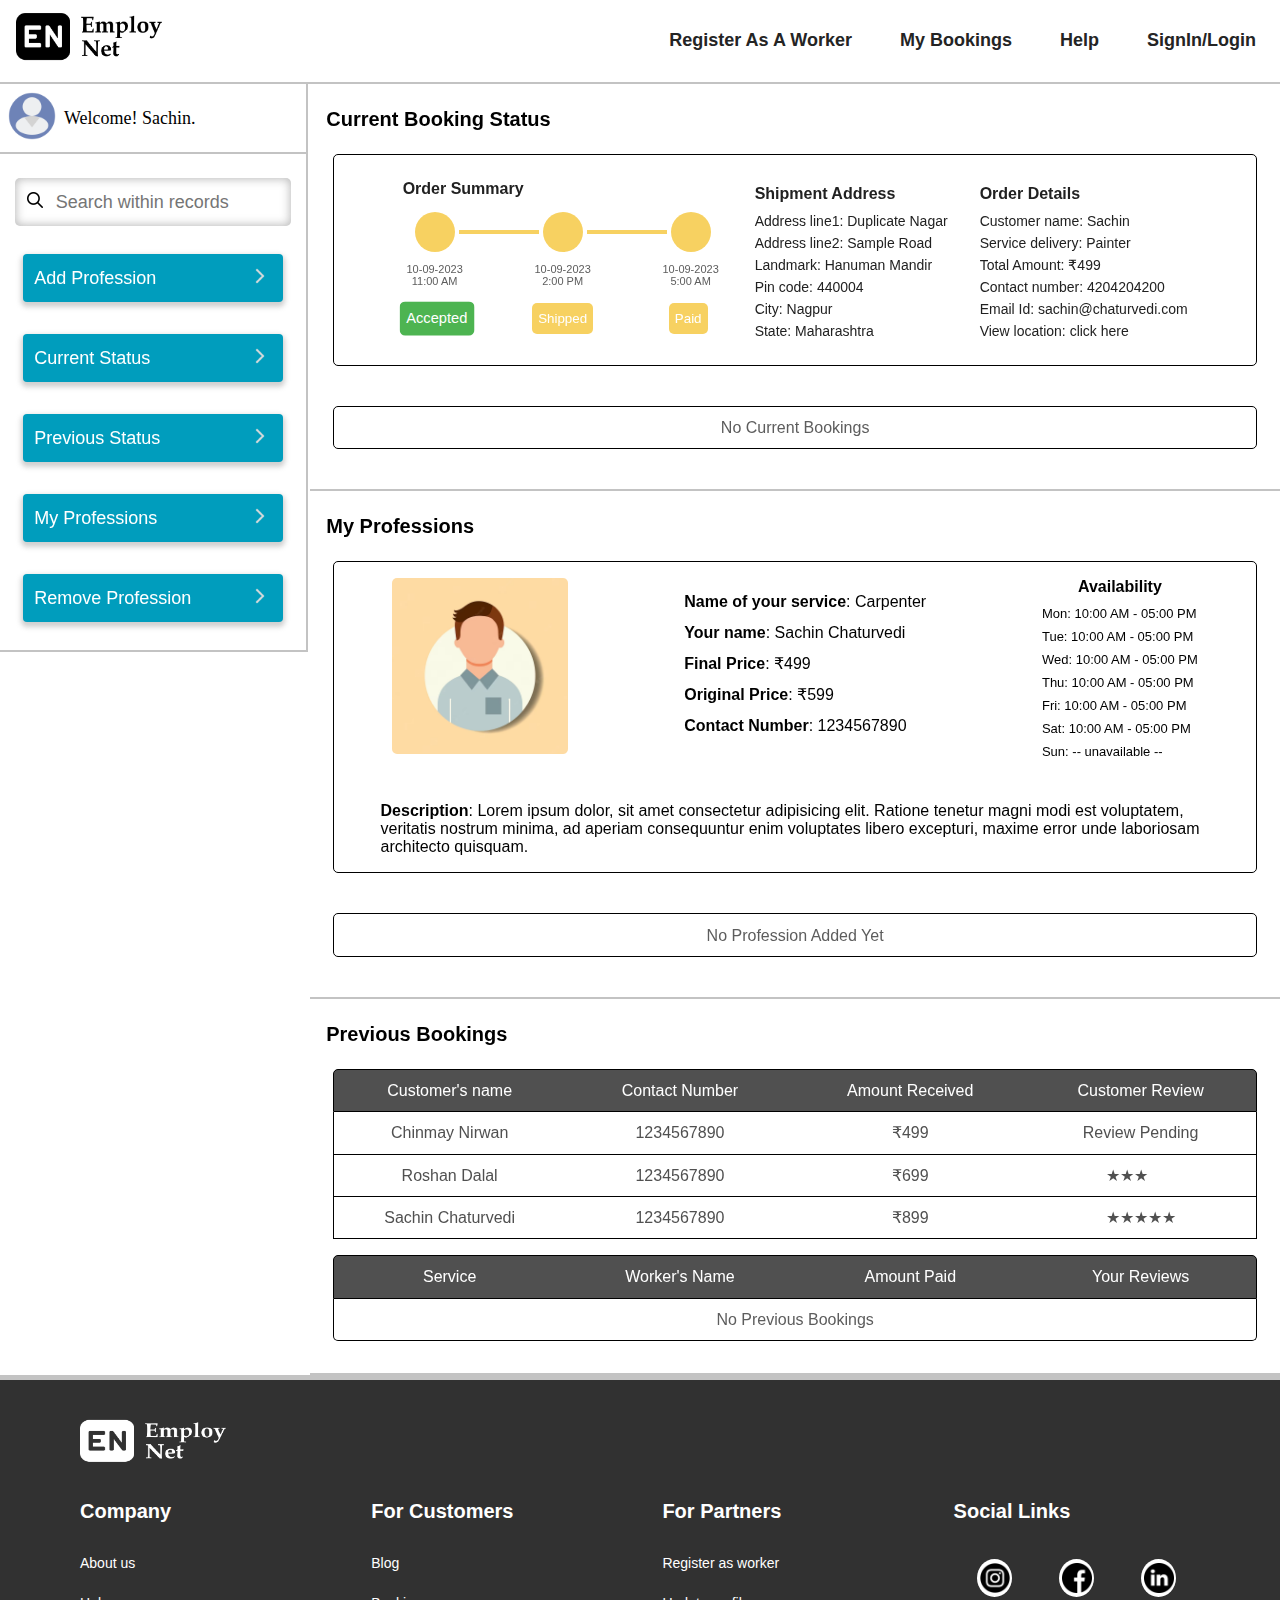
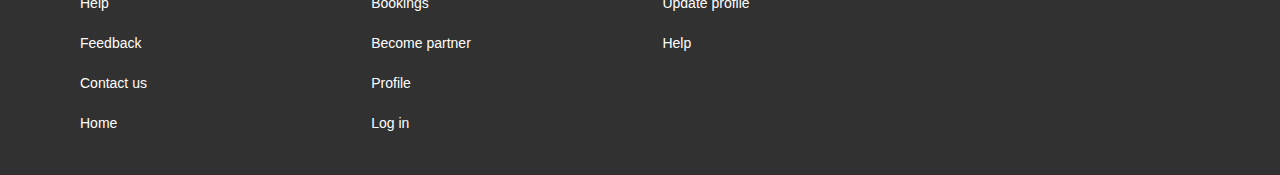
<file: worker.html>
<!DOCTYPE html>
<html lang="en">
<head>
    <meta charset="UTF-8">
    <meta name="viewport" content="width=device-width, initial-scale=1.0">
    <title>EmployNet: Worker</title>
    <link rel="stylesheet" href="index.css" />
    <link rel="stylesheet" href="aboutUs.css" />
    <link rel="stylesheet" href="customer.css" />
    <link rel="stylesheet" href="worker.css" />
    <script src="worker.js" defer></script>
</head>
<body>
    <div class="third2">
        <div>
          <a href="aboutUs.html">
            <div class="third3"></div>
          </a>
        </div>
        <div class="third4">
          <div>
            <a href="" class="first40">
              <div class="third5">Register As A Worker</div>
            </a>
          </div>
          <div>
            <a href="customer2.html" class="first40">
              <div class="third5">My Bookings</div>
            </a>
          </div>
          <div>
            <a href="help.html" class="first40">
              <div class="third5">Help</div>
            </a>
          </div>
          <div>
            <a href="sign.html" class="first40">
              <div class="third5">SignIn/Login</div>
            </a>
          </div>
        </div>
      </div>
      <div class="five1">
        <div class="five2">
          <div class="five116">
            <div class="five117"><img src="gallery/menu.png" alt="" class="five115"> </div>
            <div class="five3" onclick="document.querySelector('.five62').style.opacity='1'">
              <div><img src="gallery/user.png" alt="" class="five4" /></div>
              <div class="five5">Welcome! Sachin.</div>
            </div>
          </div>
            <div class="six1">
                <div class="six2">
                    <div><img src="gallery/search.png" alt="" class="six3" /></div>
                    <div>
                        <input type="text" placeholder="Search within records" class="five9"/>
                    </div>
                </div>
                <div class="six4" id="sixth6">
                  <div class="six5">
                      <div class="six6">Add Profession</div>
                      <div class="six6"><img src="gallery/arrow-white.png" alt="" class="six7"></div>
                  </div>
                </div>
                <div class="six4">
                    <a href="worker.html#sixth3" class="first40">
                        <div class="six5">
                            <div class="six6">Current Status</div>
                            <div class="six6"><img src="gallery/arrow-white.png" alt="" class="six7"></div>
                        </div>
                    </a>
                </div>
                <div class="six4">
                    <a href="worker.html#sixth5" class="first40">
                        <div class="six5">
                            <div class="six6">Previous Status</div>
                            <div class="six6"><img src="gallery/arrow-white.png" alt="" class="six7"></div>
                        </div>
                    </a>
                </div>
                <div class="six4">
                    <a href="worker.html#sixth4" class="first40">
                        <div class="six5">
                            <div class="six6">My Professions</div>
                            <div class="six6"><img src="gallery/arrow-white.png" alt="" class="six7"></div>
                        </div>
                    </a>
                </div>
                <div class="six4" id="sixth1">
                  <div class="six5">
                      <div class="six6">Remove Profession</div>
                      <div class="six6"><img src="gallery/arrow-white.png" alt="" class="six7"></div>
                  </div>
              </div>
            </div>
        </div>
        <div class="five17">
          <div>
            <div class="five91">
              <div class="five70" id="sixth3">
                <div class="five69">Current Booking Status</div>
                <div class="five71">
                  <div class="six20">
                    <div class="five72">
                      <p class="six17">Order Summary</p>
                      <div class="five75">
                        <div class="five76"><div><img src="gallery/correct.png" alt="" class="six9 six11"></div></div>
                        <div class="five77"><div class="six10 six12"></div></div>
                        <div class="five76"><div><img src="gallery/correct.png" alt="" class="six9 six13"></div></div>
                        <div class="five77"><div class="six10 six14"></div></div>
                        <div class="five76"><div><img src="gallery/correct.png" alt="" class="six9 six15"></div></div>
                      </div>
                      <div class="five78">
                        <div class="five79">10-09-2023 11:00 AM</div>
                        <div class="five79">10-09-2023 2:00 PM</div>
                        <div class="five79">10-09-2023 5:00 AM</div>
                      </div>
                      <div class="five78">
                        <div class="five80"><button class="six8">Accepted</button></div>
                        <div class="five80"><button class="six8">Shipped</button></div>
                        <div class="five80"><button class="six8">Paid</button></div>
                      </div>
                    </div>
                    <div class="six21">
                      <div class="six19">
                        <p class="six17">Shipment Address</p>
                        <p class="six18">Address line1: Duplicate Nagar</p>
                        <p class="six18">Address line2: Sample Road</p>
                        <p class="six18">Landmark: Hanuman Mandir</p>
                        <p class="six18">Pin code: 440004</p>
                        <p class="six18">City: Nagpur</p>
                        <p class="six18">State: Maharashtra</p>
                      </div>
                      <div class="six19">
                        <p class="six17">Order Details</p>
                        <p class="six18">Customer name: Sachin</p>
                        <p class="six18">Service delivery: Painter</p>
                        <p class="six18">Total Amount: ₹499</p>
                        <p class="six18">Contact number: 4204204200</p>
                        <p class="six18">Email Id: sachin@chaturvedi.com</p>
                        <p class="six18">View location: click here</p>
                      </div>
                    </div>
                  </div>
                  <div class="five92">No Current Bookings</div>
                </div>
              </div>
              <div class="five70" id="sixth4">
                <div class="five69">My Professions</div>
                  <div class="five71">
                    <div class="six28">
                      <div><img src="gallery/profession.avif" alt="" class="six27"></div>
                      <div class="six29">
                        <p><b>Name of your service</b>: Carpenter</p>
                        <p><b>Your name</b>: Sachin Chaturvedi</p>
                        <p><b>Final Price</b>: ₹499</p>
                        <p><b>Original Price</b>: ₹599</p>
                        <p><b>Contact Number</b>: 1234567890</p>
                      </div>
                      <div class="six30">
                        <div class="six31"><b>Availability</b></div>
                        <p>Mon: 10:00 AM - 05:00 PM</p>
                        <p>Tue: 10:00 AM - 05:00 PM</p>
                        <p>Wed: 10:00 AM - 05:00 PM</p>
                        <p>Thu: 10:00 AM - 05:00 PM</p>
                        <p>Fri: 10:00 AM - 05:00 PM</p>
                        <p>Sat: 10:00 AM - 05:00 PM</p>
                        <p>Sun: -- unavailable -- </p>
                      </div>
                      <div class="six32"><b>Description</b>: Lorem ipsum dolor, sit amet consectetur adipisicing elit. Ratione tenetur magni modi est voluptatem, veritatis nostrum minima, ad aperiam consequuntur enim voluptates libero excepturi, maxime error unde laboriosam architecto quisquam.</div>
                    </div>
                    <div class="five92">No Profession Added Yet</div>
                  </div>
              </div>
              <div class="five70" id="sixth5">
                <div class="five69">Previous Bookings</div>
                <div class="five71">
                  <div class="five94">
                    <div class="five95">Customer's name</div>
                    <div class="five95 five97">Contact Number</div>
                    <div class="five95">Amount Received</div>
                    <div class="five95">Customer Review</div>
                  </div>
                  <div class="five96">
                    <div class="five95">Chinmay Nirwan</div>
                    <div class="five95 five97">1234567890</div>
                    <div class="five95">₹499</div>
                    <div class="five95">Review Pending</div>
                  </div>
                  <div class="five96">
                    <div class="five95">Roshan Dalal</div>
                    <div class="five95 five97">1234567890</div>
                    <div class="five95">₹699</div>
                    <div class="five95">★★★<span style="visibility: hidden;">★★</span></div>
                  </div>
                  <div class="five96">
                    <div class="five95">Sachin Chaturvedi</div>
                    <div class="five95 five97">1234567890</div>
                    <div class="five95">₹899</div>
                    <div class="five95">★★★★★</div>
                  </div>
                  <div class="five94">
                    <div class="five95">Service</div>
                    <div class="five95 five97">Worker's Name</div>
                    <div class="five95">Amount Paid</div>
                    <div class="five95">Your Reviews</div>
                  </div>
                  <div class="five93">No Previous Bookings</div>
                </div>
              </div>
            </div>
          </div>
        </div>
      </div>
      <div class="five99"></div>
      <div class="five100">
        <div class="five101"><img src="gallery/arrow-left.png" alt="" class="five102"></div>
        <div class="six25"><hr></div>
        <div class="six22">
          <div class="six24">Order Summary</div>
          <div><img src="gallery/down-arrow.png" alt="" class="six23"></div>
        </div>
        <div class="six26">
          <table>
            <tr>
              <td class="five65">Order Placement</td>
              <td>:</td>
              <td class="five66">10-09-2023 11:00 AM</td>
            </tr>
            <tr>
              <td class="five65">Request Accepted</td>
              <td>:</td>
              <td class="five66">10-09-2023 11:00 AM</td>
            </tr>
            <tr>
              <td class="five65">Service Shipment</td>
              <td>:</td>
              <td>10-09-2023 2:00 PM</td>
            </tr>
            <tr>
              <td class="five65">Payment</td>
              <td>:</td>
              <td>10-09-2023 5:00 AM</td>
            </tr>
            <tr>
              <td class="five65">Amount Paid</td>
              <td>:</td>
              <td>₹499</td>
            </tr>
          </table>
        </div>
        <div class="six25"><hr></div>
        <div class="six22">
          <div class="six24">Shipment Address</div>
          <div><img src="gallery/down-arrow.png" alt="" class="six23"></div>
        </div>
        <div class="six26">
          <table>
            <tr>
              <td class="five65">Address Line 1</td>
              <td>:</td>
              <td class="five66">Duplicate Nagar</td>
            </tr>
            <tr>
              <td class="five65">Address Line 2</td>
              <td>:</td>
              <td class="five66">Sample Road</td>
            </tr>
            <tr>
              <td class="five65">Landmark</td>
              <td>:</td>
              <td>Hanuman Mandir</td>
            </tr>
            <tr>
              <td class="five65">Pin code</td>
              <td>:</td>
              <td>440004</td>
            </tr>
            <tr>
              <td class="five65">City</td>
              <td>:</td>
              <td>Nagpur</td>
            </tr>
            <tr>
              <td class="five65">State</td>
              <td>:</td>
              <td>Maharashtra</td>
            </tr>
          </table>
        </div>
        <div class="six25"><hr></div>
        <div class="six22">
          <div class="six24">Order Details</div>
          <div><img src="gallery/down-arrow.png" alt="" class="six23"></div>
        </div>
        <div class="six26">
          <table>
            <tr>
              <td class="five65">Customer's Name</td>
              <td>:</td>
              <td class="five66">Sachin Chaturvedi</td>
            </tr>
            <tr>
              <td class="five65">Service delivery</td>
              <td>:</td>
              <td class="five66">Painter</td>
            </tr>
            <tr>
              <td class="five65">Contact No.</td>
              <td>:</td>
              <td>1234567890</td>
            </tr>
            <tr>
              <td class="five65">Email Id</td>
              <td>:</td>
              <td>sachin@chaturvedi.com</td>
            </tr>
            <tr>
              <td class="five65">Ratings</td>
              <td>:</td>
              <td>★★★★★</td>
            </tr>
            <tr>
              <td class="five65">Review</td>
              <td>:</td>
              <td>Excellent service.</td>
            </tr>
          </table>
        </div>
        <div class="six25"><hr></div>
      </div>
      <div class="six33">
        <div class="five101 six36"><img src="gallery/arrow-left.png" alt="" class="five102"></div>
        <div class="six35">
          <div class="six34">Profile1: Painter <div class="six38"><img src="gallery/correct.png" alt="" class="six37"></div></div>
          <div class="six34">Profile2: Carpenter <div class="six38"><img src="gallery/correct.png" alt="" class="six37"></div></div>
          <div class="six34">Profile3: Electrician <div class="six38"><img src="gallery/correct.png" alt="" class="six37"></div></div>
        </div>
        <div class="six39">
          <div class="six40" id="sixth2">Remove</div>
        </div>
      </div>
      <div class="six42">
        <div class="five101 six43"><img src="gallery/arrow-left.png" alt="" class="five102"></div>
        <div class="six35 six46">
          <form action="">
            <label for="service1" class="six44">Name of your service:</label><br>
            <select name="service1" id="service1" onchange="pleaseSpecify(this)" class="six45" required>
              <option value="labour">labour</option>
              <option value="contractor">Contractor</option>
              <option value="electrician">Electrician</option>
              <option value="painter">Painter</option>
              <option value="plumber">Plumber</option>
              <option value="pest-control">Pest Control</option>
              <option value="other" id="sixth7">Other</option>
            </select>
            <div id="sixth8" class="six55">
              <label for="service2" class="six44">Please specify:</label>
              <input type="text" id="service2" class="six45" required>
            </div>
            <label for="service3" class="six44">Final price:</label>
            <input type="text" id="service3" class="six45" required>
            <label for="service4" class="six44">Original price:</label>
            <input type="text" id="service4" class="six45" required>
            <label for="service5" class="six44">Profile images:</label>
            <input type="file" id="service5" class="six45" required><br><br>
            <label for="service6" class="six44">Availability:</label>
            <div class="six47">
              <div class="six48"></div>
              <div class="six54">Mon</div>
              <div class="six50">
                <div class="six52"></div><div class="six53"> to </div><div class="six52"></div>
              </div>
              <div class="six51">
                <input type="time" class="six49" required> to <input type="time" class="six49" required>
              </div>
            </div>
            <div class="six47">
              <div class="six48"></div>
              <div class="six54">Tue</div>
              <div class="six50">
                <div class="six52"></div><div class="six53"> to </div><div class="six52"></div>
              </div>
              <div class="six51">
                <input type="time" class="six49" required> to <input type="time" class="six49" required>
              </div>
            </div>
            <div class="six47">
              <div class="six48"></div>
              <div class="six54">Wed</div>
              <div class="six50">
                <div class="six52"></div><div class="six53"> to </div><div class="six52"></div>
              </div>
              <div class="six51">
                <input type="time" class="six49" required> to <input type="time" class="six49" required>
              </div>
            </div>
            <div class="six47">
              <div class="six48"></div>
              <div class="six54">Thu</div>
              <div class="six50">
                <div class="six52"></div><div class="six53"> to </div><div class="six52"></div>
              </div>
              <div class="six51">
                <input type="time" class="six49" required> to <input type="time" class="six49" required>
              </div>
            </div>
            <div class="six47">
              <div class="six48"></div>
              <div class="six54">Fri</div>
              <div class="six50">
                <div class="six52"></div><div class="six53"> to </div><div class="six52"></div>
              </div>
              <div class="six51">
                <input type="time" class="six49" required> to <input type="time" class="six49" required>
              </div>
            </div>
            <div class="six47">
              <div class="six48"></div>
              <div class="six54">Sat</div>
              <div class="six50">
                <div class="six52"></div><div class="six53"> to </div><div class="six52"></div>
              </div>
              <div class="six51">
                <input type="time" class="six49" required> to <input type="time" class="six49" required>
              </div>
            </div>
            <div class="six47">
              <div class="six48"></div>
              <div class="six54">Sun</div>
              <div class="six50">
                <div class="six52"></div><div class="six53"> to </div><div class="six52"></div>
              </div>
              <div class="six51">
                <input type="time" class="six49" required> to <input type="time" class="six49" required>
              </div>
            </div>
            <br><label for="service7" class="six44">Description:</label>
            <textarea name="service7" id="service7" class="six57"></textarea><br>
            <div class="six39">
              <input type="submit" class="six40" id="sixth9" value="Submit">
            </div>
          </form>
        </div>
      </div>
      <div class="five62">
        <!-- modal==five62 -->
        <button class="close-window">&times;</button>
        <div class="five64">
          <div><img src="gallery/user.png" alt="" class="five63" /></div>
        </div>
        <div class="five64">
          <table>
            <tr>
              <td class="five65">Username</td>
              <td>:</td>
              <td class="five66">Sachin</td>
            </tr>
            <tr>
              <td class="five65">User Email Id</td>
              <td>:</td>
              <td>sachin@chaturvedi.com</td>
            </tr>
            <tr>
              <td class="five65">Contact Number</td>
              <td>:</td>
              <td>1234567890</td>
            </tr>
            <tr>
              <td class="five65">Current Address</td>
              <td>:</td>
              <td>Itwari, Nagpur</td>
            </tr>
          </table>
        </div>
        <div class="five64">
          <div class="five67">
            <a href="profile.html#seventh2" class="first40"
              ><div class="five68">Change Password</div></a>
          </div>
          <div class="five67">
            <a href="profile.html#seventh3" class="first40"
              ><div class="five68">Change Address</div></a>
          </div>
        </div>
      </div>
      <div class="overlay hidden"></div>
      <footer class="first31">
        <div>
          <a href="aboutUs.html"
            ><img src="gallery/Employnet.png" alt="" class="first32"
          /></a>
        </div>
        <div class="first33">
          <div class="first34">
            <p class="first35">Company</p>
            <a href="aboutUs.html" class="first40"
              ><p class="first39">About us</p></a
            >
            <a href="help.html" class="first40"><p class="first39">Help</p></a>
            <a href="feedback.html" class="first40"
              ><p class="first39">Feedback</p></a
            >
            <a href="mailto:sachinchaturvedi8713@gmail.com" class="first40"
              ><p class="first39">Contact us</p></a
            >
            <a href="index.html" class="first40"
              ><p class="first39">Home</p></a
            >
          </div>
          <div class="first34">
            <p class="first35">For Customers</p>
            <a href="" class="first40"><p class="first39">Blog</p></a>
            <a href="customer2.html" class="first40"
              ><p class="first39">Bookings</p></a
            >
            <a href="worker.html" class="first40"><p class="first39">Become partner</p></a>
            <a href="profile.html" class="first40"><p class="first39">Profile</p></a>
            <a href="sign.html" class="first40"><p class="first39">Log in</p></a>
          </div>
          <div class="first34">
            <p class="first35">For Partners</p>
            <a href="worker.html" class="first40"
              ><p class="first39">Register as worker</p></a
            >
            <a href="profile.html" class="first40"><p class="first39">Update profile</p></a>
            <a href="help.html" class="first40"><p class="first39">Help</p></a>
          </div>
          <div class="first34">
            <p class="first35">Social Links</p>
            <div class="first36">
              <div class="first37">
                <a href="https://www.instagram.com/"
                  ><img src="gallery/instagram.png" alt="" class="first38"
                /></a>
              </div>
              <div class="first37">
                <a href="https://www.facebook.com/"
                  ><img src="gallery/facebook.png" alt="" class="first38"
                /></a>
              </div>
              <div class="first37">
                <a href="https://in.linkedin.com/"
                  ><img src="gallery/linkedin.png" alt="" class="first38"
                /></a>
              </div>
            </div>
          </div>
        </div>
      </footer>
</body>
</html>
</file>
<file: index.css>
body{
    margin: 0;
    box-sizing: border-box;
}
.first1{
    position: relative;
    width: 100%;
    min-height: 15cm;
    background-image: url(gallery/labour3.jpg);
    background-repeat: no-repeat;
    background-size: cover;
    background-position: center center;
}
.first2{
    position: absolute;
    top: 0;
    left: 0;
    width: 100%;
    min-height: 15cm;
    background: linear-gradient(0deg, rgba(0,0,0,0.16), rgba(0,0,0,0.8));
    z-index: 2;
}
.first3{
    width: 100%;
    min-height: 5rem;
    display: flex;
    align-items: center;
    justify-content: space-between;
    flex-wrap: wrap;
}
.first4{
    height:4rem;
    width:10rem;
    margin: 0.5rem 1rem;
    background-image: url(gallery/Employnet.png);
    background-repeat: no-repeat;
    background-size: cover;
    background-position: center center;
}
.first5{
    display:flex;
    justify-content: space-around;
    align-items: center;
    flex-wrap: wrap;
}
.first6{
    margin: 0.5rem 1.5rem;
    font-family: -apple-system, "Helvetica Neue", Helvetica, Arial, sans-serif;
    font-size: 18px;
    font-weight: 700;
    color: white;
}
.first6:hover{
    text-decoration: underline;
}
.first7{
    width: 100%;
    text-align: center;
    margin-top: 6rem;
    margin-bottom: 2rem;
    font-family: -apple-system, "Helvetica Neue", Helvetica, Arial, sans-serif;
    font-size: 1rem;
    font-weight: 300;
    color: white;
}
.first8{
    width: 100%;
    text-align: center;
    margin: 2rem 0;
    font-family: -apple-system, BlinkMacSystemFont, Segoe UI, Roboto, "Helvetica Neue", Oxygen-Sans, Ubuntu, Cantarell, Helvetica, Arial, sans-serif !important;
    font-size: 3rem;
    font-weight: 500;
    color: white;
    text-shadow: 0 1px 8px rgba(0,0,0,0.2);
    line-height: 72px;
}
.first9{
    width: 100%;
    display: flex;
    justify-content: center;
    align-items: center;
}
.first10{
    display: flex;
    align-items: center;
    height: 3.2rem;
    width: 18%;
    background-color: white;
    margin: 1rem .5rem;
    border: none;
    border-radius: 5px;
}
.first11{
    display: flex;
    align-items: center;
    height: 3.2rem;
    width:50%;
    background-color: white;
    margin: 1rem .5rem;
    border: none;
    border-radius: 5px;
}
.first12{
    height: 1.2rem;
    width: 1.2rem;
    margin: 0 .5rem;
}
.first13{
    height: 1.2rem;
    width: 100%;
}
.first14{
    width: 70%;
}
.first15{
    border: none;
    outline: none;
    width: 90%;
    font-size: 18px;
    overflow: hidden;
    font-family: -apple-system, BlinkMacSystemFont, Segoe UI, Roboto, "Helvetica Neue", Oxygen-Sans, Ubuntu, Cantarell, Helvetica, Arial, sans-serif !important;;
}
.first16{
    height: 1.2rem;
    width: 1.2rem;
    margin: 0 1rem;
}
.first17{
    width: 100%;
    display: flex;
    justify-content: center;
    margin-top: -4rem;
    margin-bottom: 4rem;
    z-index: 3;
}
.first18{
    width: 70%;
    background-color: white;
    z-index: 4;
    display: flex;
    justify-content: center;
    flex-wrap: wrap;
    box-shadow: 0px 3px 26px rgba(85, 85, 85, 0.925);
    border-radius: 4px;
}
.first19{
    width: 10rem;
    z-index: 5;
    display: flex;
    flex-direction: column;
    justify-content: center;
    align-items: center;
    margin: 1.5rem 1rem;
    border-radius: 5px;
    transition: all .5s ease 0s;
}
.first19:hover{
    box-shadow: 0px 3px 5px 2px rgba(189, 189, 189, 0.708);
    transform: scale(1.1);
}
.first20, .first22{
    width: 3rem;
    height: 3rem;
}
.first21{
    font-family: -apple-system, BlinkMacSystemFont, Segoe UI, Roboto, "Helvetica Neue", Oxygen-Sans, Ubuntu, Cantarell, Helvetica, Arial, sans-serif !important;
    font-size: 13px;
    line-height: 16px;
    color: #212121;
    margin: .5rem;
    text-align: center;
}
.first23{
    width:100%;
    background-color: #e3e3e3;
    padding: 2px 0;
}
.first24{
    width: 100%;
    margin: 4px 0;
    background-color: white;
}
.first25{
    padding: 60px 64px 0px 64px;
    text-align: center;
}
.first26{
    font-weight: bold;
    font-size: 32px;
    line-height: 48px;
    color: #212121;
    font-family: -apple-system, BlinkMacSystemFont, Segoe UI, Roboto, "Helvetica Neue", Oxygen-Sans, Ubuntu, Cantarell, Helvetica, Arial, sans-serif !important;
}
.first27{
    padding: 60px 0 90px 0;
    display: flex;
    justify-content: center;
    flex-wrap: wrap;
}
.first28{
    width: 19rem;
    height: 12rem;
    text-align: center;
    margin: 0 1rem;
}
.first29{
    width: 18rem;
    height: 9rem;
    object-fit: cover;
    margin-bottom: 1rem;
    border-radius: 4px;
    cursor: pointer;
    transition: all .5s ease 0s;
}
.first29:hover{
    width: 19rem;
    height: 10rem;
}
.first30{
    font-family: -apple-system, BlinkMacSystemFont, Segoe UI, Roboto, "Helvetica Neue", Oxygen-Sans, Ubuntu, Cantarell, Helvetica, Arial, sans-serif !important;
    font-size: 14px;
    font-weight: 500;
    line-height: 20px;
    color: #212121;
}
.first31{
    background-color: rgba(26, 26, 26, 0.899);
    padding: 2rem 5rem;
}
.first32{
    width: 10rem;
    height: 4rem;
}
.first33{
    display: flex;
    justify-content: space-between;
}
.first34{
    width: 22%;
    display: flex;
    flex-direction: column;
}
@media screen and (max-width:500px){
    .first33{
        flex-wrap: wrap;
    }
    .first34{
        width: 400px;
    }
    .first3{
        flex-direction:column;
    }
    .first5{
        width: 100%;
        flex-direction: column;
        align-items: center;
        margin-top: 1rem;
    }
    .first7{
        margin-top: 2rem;
    }
    .first8{
        font-size: 1.5rem;
        font-weight: 500;
        line-height: 28px;
        margin: 1rem 0;
    }
}
.first35{
    font-family: -apple-system, BlinkMacSystemFont, "Segoe UI", Roboto, Helvetica, Arial, sans-serif;
    color: white;
    font-size: 20px;
    font-weight: 600;
}
.first36{
    width: 100%;
    display: flex;
    justify-content: space-around;
    flex-wrap: wrap;
    margin: 1rem 0;
}
.first37{
    width: 35px;
    height: 35px;
    display: flex;
    justify-content: center;
    align-items: center;
    background-color: white;
    border-radius: 50%;
    padding-top: 3px;
    transition: all .5s ease 0s;
}
.first37:hover{
    transform: scale(1.1) rotate(360deg);
}
.first38{
    width: 30px;
    height: 30px;
}
.first39{
    font-size: 14px;
    font-weight: 400;
    line-height: 24px;
    font-family: -apple-system, BlinkMacSystemFont, Segoe UI, Roboto, "Helvetica Neue", Oxygen-Sans, Ubuntu, Cantarell, Helvetica, Arial, sans-serif !important;
    color: white;
    margin: .5rem 0;
}
.first39:hover{
    text-decoration: underline;
}
.first40{
    text-decoration: none;
}
</file>
<file: aboutUs.css>
.third1{
    background-color: #ececec;
}
.third2{
    width: 100%;
    min-height: 5rem;
    display: flex;
    align-items: center;
    justify-content: space-between;
    flex-wrap: wrap;
    background-color: white;
}
.third3{
    height:4rem;
    width:10rem;
    margin: 0.5rem 1rem;
    background-image: url(gallery/Employnet2.png);
    background-repeat: no-repeat;
    background-size: cover;
    background-position: center center;
}
.third4{
    display:flex;
    justify-content: space-around;
    align-items: center;
    flex-wrap: wrap;
}
.third5{
    margin: 0.5rem 1.5rem;
    font-family: -apple-system, "Helvetica Neue", Helvetica, Arial, sans-serif;
    font-size: 18px;
    font-weight: 700;
    color: rgb(36, 36, 36);
}
.third5:hover{
    text-decoration: underline;
}
.third6{
    width: 100%;
    text-align: center;
    padding: 2rem 0;
    font-family: -apple-system, BlinkMacSystemFont, Segoe UI, Roboto, "Helvetica Neue", Oxygen-Sans, Ubuntu, Cantarell, Helvetica, Arial, sans-serif !important;
    font-size: 2rem;
    font-weight: 500;
    color: rgb(36, 36, 36);
    text-shadow: 0 1px 8px rgba(0,0,0,0.2);
    margin-top: 2px;
    margin-bottom: 2rem;
    background-color: white;
}
.third7{
    width: 90%;
    background-color: white;
    margin-bottom: 2rem;
    border-radius: 4px;
}
.third8{
    width: 100%;
    font-family: -apple-system, BlinkMacSystemFont, Segoe UI, Roboto, "Helvetica Neue", Oxygen-Sans, Ubuntu, Cantarell, Helvetica, Arial, sans-serif !important;
    font-style: normal;
    font-weight: 700;
    font-size: 26px;
    line-height: 39px;
    text-align: center;
    color: #222;
    margin: 2rem 0;
}
.third9{
    margin: 1rem 2rem;
    font-family: -apple-system, BlinkMacSystemFont, Segoe UI, Roboto, "Helvetica Neue", Oxygen-Sans, Ubuntu, Cantarell, Helvetica, Arial, sans-serif !important;
    font-style: normal;
    font-weight: 400;
    font-size: 18px;
    line-height: 31px;
    color: #555;
}
.third10{
    width:100%;
    display: flex;
    flex-direction: column;
    align-items: center;
}
.third11{
    width: 100%;
    display: flex;
    justify-content: center;
    align-items: center;
    flex-wrap: wrap;
}
.third12{
    margin:2rem 1rem ;
    width:17rem;
    background-color: #f6f6f6;
    padding: 1rem;
    border-radius: 4px;
    box-shadow: 0px 3px 5px 2px rgba(189, 189, 189, 0.708);
    transition: all .5s ease 0s;
}
.third12:hover{
    margin-bottom: 5rem;
    box-shadow: 1px 15px 13px 5px rgba(189, 189, 189, 0.708);
}
.third13{
    width:100%;
    display: flex;
    justify-content: center;
    margin: 1rem 0;
}
.third14{
    text-align: center;
    margin: .5rem 0;
    font-family: -apple-system, BlinkMacSystemFont, Segoe UI, Roboto, "Helvetica Neue", Oxygen-Sans, Ubuntu, Cantarell, Helvetica, Arial, sans-serif !important;
    font-size: 18px;
    line-height: 31px;
    color: #555;
    font-weight: 600;
}
.third15{
    text-align: center;
    font-family: -apple-system, BlinkMacSystemFont, Segoe UI, Roboto, "Helvetica Neue", Oxygen-Sans, Ubuntu, Cantarell, Helvetica, Arial, sans-serif !important;
    font-weight: normal;
    font-size: 14px;
    color: #555;
    line-height: 24px;
    margin: .5rem 1rem;
}
.third16{
    width: 7rem;
    height: 7rem;
    border-radius: 50%;
}
.third17{
    width: 100%;
    display: flex;
    justify-content: center;
}
.third18{
    width: 2rem;
    height: 2rem;
    margin: .5rem;
    transition: all .5s ease 0s;
}
.third18:hover{
    transform: scale(1.5);
    border-radius: 50%;
}
@media screen and (max-width:500px){
    .third2{
        flex-direction:column;
        padding: 1rem 0;
    }
    .third4{
        width: 100%;
        flex-direction: column;
        align-items: center;
        margin-top: 1rem;
    }
}
</file>
<file: customer.css>
body {
    margin: 0;
    box-sizing: border-box;
  }
  .five1 {
    margin-top: 2px;
    display: flex;
    border-bottom: 5px solid #c3c3c3;
    border-top: 2px solid #c3c3c3;
  }
  .five2 {
    width: 24%;
    margin-right: 2px;
    position: sticky;
    top: 0;
    height: 100%;
    border-bottom: 2px inset #c3c3c3;
    border-right: 2px inset #c3c3c3;
  }
  .five3 {
    display: flex;
    width: 100%;
    align-items: center;
    background-color: white;
    cursor: pointer;
  }
  .five4 {
    height: 3rem;
    width: 3rem;
    border-radius: 50%;
    margin: 0.5rem;
    overflow: hidden;
  }
  .five5 {
    font-family: Georgia, serif;
    font-size: 18px;
    line-height: 20px;
    font-weight: 500;
  }
  .five6 {
    display: flex;
    align-items: center;
    margin: 0 12px;
    border: solid 1px rgb(89, 89, 89);
    height: 2.5rem;
    border-radius: 4px;
    margin-bottom: 1rem;
    box-shadow: inset 0 0 10px 1px rgba(159, 159, 159, 0.722);
  }
  .five7 {
    height: 1.5rem;
    width: 1.5rem;
    margin: 0 8px;
  }
  .five8 {
    background-color: white;
    padding: 1.5rem 0;
    margin-top: 2px;
  }
  .five9 {
    border: none;
    font-size: 18px;
    overflow: hidden;
    outline: none;
    font-family: -apple-system, BlinkMacSystemFont, Segoe UI, Roboto,
      "Helvetica Neue", Oxygen-Sans, Ubuntu, Cantarell, Helvetica, Arial,
      sans-serif !important;
    width: 78%;
  }
  .five10 {
    display: flex;
    justify-content: center;
    align-items: center;
    flex-wrap: wrap;
  }
  .five11 {
    box-shadow: 0px 3px 5px 2px rgba(189, 189, 189, 0.708);
    display: flex;
    flex-direction: column;
    align-items: center;
    justify-content: center;
    width: 6rem;
    border-radius: 4px;
    margin: 1rem;
    transition: all .5s ease 0s;
  }
  .five11:hover {
    margin-bottom: 2rem;
    box-shadow: 1px 8px 5px 2px rgba(127, 127, 127, 0.708);
  }
  .five12 {
    width: 2.5rem;
    height: 2.5rem;
    margin: 0.5rem 0;
  }
  .five13 {
    font-family: -apple-system, BlinkMacSystemFont, Segoe UI, Roboto,
      "Helvetica Neue", Oxygen-Sans, Ubuntu, Cantarell, Helvetica, Arial,
      sans-serif !important;
    font-size: 13px;
    line-height: 16px;
    color: #212121;
    margin: 0.5rem;
    text-align: center;
  }
  .five14 {
    background-color: white;
  }
  .five17 {
    width: 76%;
    position: sticky;
    top: 0;
  }
  .five15 {
    display: flex;
    justify-content: center;
    align-items: center;
  }
  .five16 {
    padding: 0.75rem 0;
    margin: 1.5rem 4px;
    background-color: rgba(67, 67, 67, 0.933);
    color: white;
    font-family: -apple-system, BlinkMacSystemFont, Segoe UI, Roboto,
      "Helvetica Neue", Oxygen-Sans, Ubuntu, Cantarell, Helvetica, Arial,
      sans-serif !important;
    font-size: 1.2rem;
    font-weight: 600;
    text-align: center;
    border-radius: 4px;
  }
  .five16:hover {
    background-color: rgb(45, 45, 45);
  }
  .five18 {
    width: 45%;
  }
  .five19 {
    display: flex;
    align-items: center;
    height: 3rem;
    width: 60%;
    border: solid 1px rgb(68, 68, 68);
    box-shadow: inset 0 0 10px 1px rgba(159, 159, 159, 0.722);
    border-radius: 5px;
    margin: 0 0.5rem;
  }
  .five20 {
    display: flex;
    justify-content: center;
    padding: 1rem 0;
    background-color: white;
    position: sticky;
    top: 0;
    z-index: 1;
    border-bottom: 2px inset #c3c3c3;
  }
  .five21 {
    display: flex;
    align-items: center;
    height: 3rem;
    width: 25%;
    border: solid 1px rgb(68, 68, 68);
    box-shadow: inset 0 0 10px 1px rgba(159, 159, 159, 0.722);
    border-radius: 5px;
    margin: 0 0.5rem;
  }
  .five22 {
    width: 1.2rem;
    height: 1.2rem;
  }
  .five23 {
    border: none;
    outline: none;
    width: 85%;
    font-size: 18px;
    overflow: hidden;
    font-family: -apple-system, BlinkMacSystemFont, Segoe UI, Roboto,
      "Helvetica Neue", Oxygen-Sans, Ubuntu, Cantarell, Helvetica, Arial,
      sans-serif !important;
  }
  .five24 {
    display: flex;
  }
  .five25 {
    width: 55%;
    margin-right: 2px;
    background-color: white;
    padding: 0.5rem 0;
    height: 100%;
    overflow: auto;
    margin-bottom: 1rem;
  }
  .five26 {
    width: 45%;
    background-color: white;
    padding: 0.5rem 0;
    height: 100%;
    border-bottom: 2px solid #c3c3c3;
  }
  .five27 {
    margin: 1rem 1rem;
    padding: 1rem;
    border: solid 1px rgb(45, 45, 45);
    border-radius: 5px;
  }
  .five28 {
    font-family: -apple-system, BlinkMacSystemFont, "Segoe UI", Roboto, Helvetica,
      Arial, sans-serif;
    font-size: 18px;
    line-height: 20px;
    font-weight: 700;
    margin: 4px 0;
  }
  .five29 {
    width: 1rem;
    height: 1rem;
    margin: 8px 0;
    margin-right: 8px;
  }
  .five30 {
    font-family: -apple-system, BlinkMacSystemFont, "Segoe UI", Roboto, Helvetica,
      Arial, sans-serif;
    font-size: 14px;
    line-height: 16px;
    font-weight: 400;
    color: rgb(84, 84, 84);
  }
  .five31 {
    display: flex;
    align-items: center;
  }
  .five32 {
    font-family: -apple-system, BlinkMacSystemFont, "Segoe UI", Roboto, Helvetica,
      Arial, sans-serif;
    font-size: 16px;
    line-height: 20px;
    font-weight: 600;
    margin: 8px 0;
  }
  .five33 {
    font-family: -apple-system, BlinkMacSystemFont, "Segoe UI", Roboto, Helvetica,
      Arial, sans-serif;
    font-size: 16px;
    line-height: 20px;
    font-weight: 400;
    color: rgb(84, 84, 84);
    margin: 8px 0.5rem;
  }
  .five34 {
    font-family: -apple-system, BlinkMacSystemFont, "Segoe UI", Roboto, Helvetica,
      Arial, sans-serif;
    font-size: 15px;
    line-height: 18px;
    font-weight: 600;
    color: rgba(132, 99, 223, 0.96);
    background-color: white;
    padding: 0.5rem 1.5rem;
    margin: 12px 0 0.5rem 0;
    border-radius: 5px;
    box-shadow: 0px 0px 5px 1px rgb(174, 174, 174);
    cursor: pointer;
    border: 1px solid rgb(107, 107, 107);
  }
  .five34:hover {
    box-shadow: 0px 0px 5px 2px rgb(114, 114, 114);
  }
  .five35 {
    font-family: -apple-system, BlinkMacSystemFont, "Segoe UI", Roboto, Helvetica,
      Arial, sans-serif;
    font-size: 15px;
    line-height: 18px;
    font-weight: 700;
    margin: 8px 0;
  }
  .five36 {
    font-family: -apple-system, BlinkMacSystemFont, "Segoe UI", Roboto, Helvetica,
      Arial, sans-serif;
    font-size: 16px;
    line-height: 18px;
    font-weight: 400;
    color: rgb(68, 68, 68);
    margin: 1rem 0;
    max-height: 3.2rem;
    overflow: hidden;
  }
  .five37 {
    font-family: -apple-system, BlinkMacSystemFont, "Segoe UI", Roboto, Helvetica,
      Arial, sans-serif;
    font-size: 16px;
    line-height: 18px;
    font-weight: 500;
    color: rgba(132, 99, 223, 0.96);
    margin-top: 1rem;
    cursor: pointer;
  }
  .five37:hover {
    text-decoration: underline;
  }
  .five38 {
    display: float;
    float: right;
  }
  .five39 {
    width: 9rem;
    height: 9rem;
    border-radius: 5px;
    margin: 0 0 0.5rem 0.5rem;
  }
  .five40 {
    margin: 0.5rem 1rem;
    padding: 1rem;
    border: solid 1px rgb(45, 45, 45);
    border-radius: 5px;
  }
  .five41 {
    font-family: -apple-system, BlinkMacSystemFont, "Segoe UI", Roboto, Helvetica,
      Arial, sans-serif;
    font-size: 22px;
    line-height: 25px;
    font-weight: 700;
    margin: 4px 0;
  }
  .five42 {
    font-family: -apple-system, BlinkMacSystemFont, "Segoe UI", Roboto, Helvetica,
      Arial, sans-serif;
    font-size: 16px;
    line-height: 18px;
    font-weight: 400;
    color: rgb(68, 68, 68);
    margin: 1rem 0;
  }
  .five44 {
    font-family: -apple-system, BlinkMacSystemFont, "Segoe UI", Roboto, Helvetica,
      Arial, sans-serif;
    font-size: 16px;
    line-height: 20px;
    font-weight: 600;
    margin: 16px 0;
    display: flex;
    justify-content: space-between;
    align-items: center;
  }
  .five45 {
    font-family: -apple-system, BlinkMacSystemFont, "Segoe UI", Roboto, Helvetica,
      Arial, sans-serif;
    font-size: 22px;
    line-height: 25px;
    font-weight: 700;
    margin: 16px 0;
  }
  .five46 {
    display: flex;
    justify-content: space-between;
  }
  .five47 {
    width: 18px;
    margin: 0 4px;
  }
  .five48 {
    display: flex;
    justify-content: space-between;
    align-items: center;
    margin: 0.5rem 0;
  }
  .five49 {
    width: 1.5rem;
    height: 1.5rem;
    margin: 0 8px;
  }
  .five50 {
    height: 4px;
    background-color: rgb(194, 194, 194);
    width: 70%;
    display: flex;
    align-items: center;
  }
  .five51 {
    height: 4px;
    background-color: rgb(56, 56, 56);
  }
  .five52 {
    font-family: -apple-system, BlinkMacSystemFont, "Segoe UI", Roboto, Helvetica,
      Arial, sans-serif;
    font-size: 20px;
    line-height: 22px;
    font-weight: 400;
    color: rgb(57, 57, 57);
  }
  .five53 {
    height: 8rem;
    overflow: auto;
  }
  .five54 {
    margin-bottom: 2rem;
  }
  .five55 {
    display: flex;
    align-items: center;
    justify-content: space-between;
  }
  .five56 {
    display: flex;
    align-items: center;
  }
  .five57 {
    height: 2rem;
    width: 2rem;
    border-radius: 50%;
    margin-right: 0.5rem;
  }
  .five58 {
    font-family: -apple-system, BlinkMacSystemFont, "Segoe UI", Roboto, Helvetica,
      Arial, sans-serif;
    font-size: 18px;
    line-height: 20px;
    font-weight: 600;
  }
  .five59 {
    font-family: -apple-system, BlinkMacSystemFont, "Segoe UI", Roboto, Helvetica,
      Arial, sans-serif;
    font-size: 16px;
    line-height: 18px;
    font-weight: 400;
    color: rgb(68, 68, 68);
    margin: 6px 0;
  }
  .five61 {
    display: none;
    position: fixed;
    top: 0;
    left: 0;
    width: 100%;
    height: 100%;
    background-color: rgb(61 61 61 / 85%);
    z-index: 1;
  }
  .five62 {
    /* position: fixed;
      top: 50%;
      left: 50%;
      //visibility: hidden; 
      transform: translate(-50%, -50%) scale(0.01);
      transition: all .8s ease 0.2s;
      width: 10cm;
      background-color: white;
      border-radius: 1rem;
      z-index: 2; */
      /*
    position: fixed;
    top: 50%;
    left: 50%;
    transform: translate(-50%, -50%) scale(0.01);
    transition: all .8s ease 0.2s;
    width: 10cm;
    background-color: white;
    padding: 1rem;
    border-radius: 1rem;
    box-shadow: 0 3rem 5rem rgba(0, 0, 0, 0.3);
    z-index: 6;
    */
    position: fixed;
      top: 50%;
      left: 50%;
      visibility: hidden;
      transform: translate(-50%, -50%) scale(0.01);
      transition: all .8s ease 0.2s;
      width: 10cm;
      background-color: white;
      border-radius: 1rem;
      z-index: 6;
  
  }
  .five63 {
    height: 7rem;
    width: 7rem;
    margin: 1rem;
    border-radius: 50%;
  }
  .five64 {
    width: 100%;
    display: flex;
    flex-direction: column;
    align-items: center;
    justify-content: center;
    font-family: -apple-system, BlinkMacSystemFont, "Segoe UI", Roboto, Helvetica,
      Arial, sans-serif;
    font-size: 16px;
    line-height: 20px;
    font-weight: 400;
  }
  .five65 {
    text-align: right;
    width: 4.5cm;
    padding: 0.5rem 0;
    font-weight: 500;
  }
  .five66 {
    width: 4.5cm;
    padding: 0.5rem 0;
  }
  .five67 {
    color: #5a5a5a;
    font-weight: 500;
    text-align: center;
    border-radius: 4px;
    margin: 0.5rem 0;
    cursor: pointer;
  }
  .five67:hover {
    text-decoration: underline;
  }
  .five68 {
    color: #5a5a5a;
  }
  .five69{
    font-family: -apple-system, BlinkMacSystemFont, "Segoe UI", Roboto, Helvetica,
      Arial, sans-serif;
    font-size: 20px;
    line-height: 22px;
    font-weight: 600;
    margin: .5rem 1rem;
  }
  .five70{
    padding: 1rem 0;
    width: 100%;
    border-bottom: 2px solid #c3c3c3;
  }
  .five71{
    display: flex;
    width: 100%;
    flex-direction: column;
    justify-content: center;
    align-items: center;
  }
  .five72{
    width: 20rem;
    margin: .7rem 1rem;
  }
  .five73{
    width: 20rem;
    margin: 1rem;
  }
  .five74{
    width: 95%;
    display: flex;
    flex-wrap: wrap;
    margin: 1rem;
    border: 1px solid black;
    justify-content: space-around;
    border-radius: 5px;
  }
  .five75{
    width: 100%;
    display: flex;
    align-items: center;
    justify-content: center;
    margin: .5rem 0;
  }
  .five76{
    width:2.5rem;
    height: 2.5rem;
    border-radius: 50%;
    background-color: #f5c639cc;
  }
  .five77{
    height: 4px;
    width: 5rem;
    margin: 0 4px;
    background-color: #f5c639cc;
  }
  .five78{
    display: flex;
    justify-content: space-between;
    margin: .7rem 0;
  }
  .five79{
    width: 4rem;
    text-align: center;
    font-family: -apple-system, BlinkMacSystemFont, "Segoe UI", Roboto, Helvetica, Arial, sans-serif;
    font-size: 11px;
    line-height: 12px;
    font-weight: 500;
    color: rgb(93, 93, 93);
  }
  .five80{
    width: 4.3rem;
    text-align: center;
    font-family: -apple-system, BlinkMacSystemFont, "Segoe UI", Roboto, Helvetica, Arial, sans-serif;
    font-size: 15px;
    line-height: 17px;
    font-weight: 500;
    color: rgb(93, 93, 93);
    padding: 4px 0;
  }
  .five81{
    width: 6.5rem;
    height: 6.5rem;
    border-radius: 4px;
    float: right;
    margin-top: 1rem;
  }
  .five82{
    line-height: 2px;
    font-family: -apple-system, BlinkMacSystemFont, "Segoe UI", Roboto, Helvetica, Arial, sans-serif;
    color: #212121;
    font-weight: 700;
    font-size: 20px;
  }
  .five83{
    line-height: 12px;
    font-family: -apple-system, BlinkMacSystemFont, "Segoe UI", Roboto, Helvetica, Arial, sans-serif;
    font-size: 15px;
    color: #212121;
  }
  .five84{
    width:2.5rem;
    height:2.5rem;
    border-radius:50%;
    transform: scale(0.01);
    animation-name: ani1;
    animation-fill-mode: forwards;
    animation-duration: .4s;
    animation-timing-function: ease;
  }
  .five85{
    height: 4px;
    width: 0;
    background-color: rgb(77, 180, 81);
    animation-name: ani2;
    animation-fill-mode: forwards;
    animation-duration: .4s;
    animation-timing-function: ease;
  }
  .five86{
    animation-delay: .4s;
  }
  .five87{
    animation-delay: .8s;
  }
  .five88{
    animation-delay: 1.2s;
  }
  .five89{
    animation-delay: 1.6s;
  }
  .five90{
    animation-delay: 2s;
  }
  .five91{
    display: flex;
    flex-direction: column;
  }
  .five92{
    width: 95%;
    margin: 1.5rem 1rem;
    padding: .7rem 0;
    border: 1px solid black;
    text-align: center;
    border-radius: 5px;
    font-family: -apple-system, BlinkMacSystemFont, "Segoe UI", Roboto, Helvetica, Arial, sans-serif;
    font-size: 16px;
    line-height: 19px;
    font-weight: 400;
    color: rgb(93, 93, 93);
  }
  .five93{
    width: 95%;
    margin: 0 .5rem;
    margin-bottom: 1rem;
    padding: .7rem 0;
    border: 1px solid black;
    border-top: none;
    text-align: center;
    border-bottom-left-radius: 5px;
    border-bottom-right-radius: 5px;
    font-family: -apple-system, BlinkMacSystemFont, "Segoe UI", Roboto, Helvetica, Arial, sans-serif;
    font-size: 16px;
    line-height: 19px;
    font-weight: 400;
    color: rgb(93, 93, 93);
  }
  .five94{
    width: 95%;
    margin: 1rem .5rem;
    margin-bottom: 0;
    padding: .7rem 0;
    border: 1px solid black;
    border-top-left-radius: 5px;
    border-top-right-radius: 5px;
    display: flex;
    font-family: -apple-system, BlinkMacSystemFont, "Segoe UI", Roboto, Helvetica, Arial, sans-serif;
    font-size: 16px;
    line-height: 19px;
    font-weight: 400;
    color: white;
    background-color: rgba(67, 67, 67, 0.933);
  }
  .five95{
    width:25%;
    display: flex;
    justify-content: center;
    overflow: hidden;
  }
  .five96{
    width: 95%;
    font-family: -apple-system, BlinkMacSystemFont, "Segoe UI", Roboto, Helvetica, Arial, sans-serif;
    font-size: 16px;
    line-height: 19px;
    font-weight: 400;
    color: rgba(67, 67, 67, 0.933);
    margin: 0 .5rem;
    padding: .7rem 0;
    border: 1px solid black;
    border-top: none;
    display: flex;
    align-items: center;
    cursor: pointer;
  }
  .five96:hover{
    background-color: rgb(228, 228, 228);
  }
  .five98{
    /* background-color: rgba(111, 111, 111, 0.933); */
    background-color: rgb(77, 180, 81);
    border-radius: 4px;
    font-size: 12px;
    text-align: center;
    padding: 8px 6px;
    color: rgb(255, 255, 255);
    z-index: 2;
    border: none;
  }
  .five98:hover{
    background-color: rgb(10, 120, 0);
  }
  .five99{
    position: fixed;
    top: 0;
    left: 0;
    width: 100%;
    height: 100%;
    background-color: rgb(61 61 61 / 85%);
    z-index: 3;
    opacity: 0;
    visibility: hidden;
    transition: all 1s ease 0s;
  }
  .five100{
    position: fixed;
    top: 100%;
    left: 50%;
    visibility: hidden;
    transform: translate(-50%, 0);
    transition: all 1s ease 0s;
    width: 10cm;
    background-color: white;
    border-radius: 1rem;
    opacity: 0;
    z-index: 5;
  }
  .five101{
    width: 2rem;
    height: 2rem;
    border-radius: 50%;
    background-color: white;
    display: flex;
    justify-content: center;
    align-items: center;
    margin-top: -2.5rem;
    float: right;
    cursor: pointer;
  }
  .five102{
    width: 1.2rem;
    height: 1.2rem;
  }
  .five103{
    width: 9cm;
    margin: 1rem .5cm;
    display: flex;
    justify-content: space-around;
  }
  .five104{
    width: 6rem;
    height: 6rem;
    border-radius: 4px;
  }
  .five105{
    font-family: -apple-system, BlinkMacSystemFont, "Segoe UI", Roboto, Helvetica,
      Arial, sans-serif;
    font-size: 14px;
    line-height: 16px;
    font-weight: 500;
    color: rgb(84, 84, 84);
    margin-top: 1rem;
  }
  .five106{
    font-family: -apple-system, BlinkMacSystemFont, "Segoe UI", Roboto, Helvetica,
      Arial, sans-serif;
    font-size: 16px;
    line-height: 20px;
    font-weight: 400;
    color: rgb(74, 74, 74);
    text-align: center;
    margin-bottom: 1rem;
  }
  .five106:hover{
    cursor: pointer;
    text-decoration: underline;
  }
  .five107{
    position: fixed;
    top: 0;
    left: 50%;
    visibility: hidden;
    transform: translate(-50%, -100%);
    transition: all 1s ease 0s;
    width: 10cm;
    background-color: white;
    border-radius: 1rem;
    opacity: 0;
    z-index: 4;
  }
  .five108{
    font-family: -apple-system, BlinkMacSystemFont, Segoe UI, Roboto, "Helvetica Neue", Oxygen-Sans, Ubuntu, Cantarell, Helvetica, Arial, sans-serif !important;
    font-size: 18px;
    line-height: 20px;
    color: #555;
    font-weight: 500;
    margin: 0 .5cm;
  }
  .five109{
    min-width: 8.5cm;
    max-width: 8.5cm;
    margin: .5rem .5cm;
    border-radius: 4px;
    box-shadow: inset 0px 0px 10px 2px rgba(163, 163, 163, 0.802);
    height: 4rem;
    font-family: -apple-system, BlinkMacSystemFont, Segoe UI, Roboto, "Helvetica Neue", Oxygen-Sans, Ubuntu, Cantarell, Helvetica, Arial, sans-serif !important;
    font-style: normal;
    font-weight: 400;
    font-size: 16px;
    line-height: 18px;
    color: #555;
    border: 1px solid gray;
    outline: none;
    padding: .5rem;
  }
  .five110{
    width: 2rem;
    height: 2rem;
    border-radius: 50%;
    background-color: white;
    display: flex;
    justify-content: center;
    align-items: center;
    margin-top: -2.5rem;
    float: right;
    cursor: pointer;
  }
  .five111{
    margin: 1rem 0;
    display: flex;
    justify-content: center;
  }
  .five112{
      width: 2.2rem;
      height: 2.2rem;
      cursor: pointer;
      margin: 0 .5rem;
  }
  .five114{
    padding: .5rem 0;
    width: 7cm;
    font-family: -apple-system, BlinkMacSystemFont, Segoe UI, Roboto, "Helvetica Neue", Oxygen-Sans, Ubuntu, Cantarell, Helvetica, Arial, sans-serif !important;
    font-style: normal;
    font-weight: 400;
    font-size: 16px;
    line-height: 18px;
    color: white;
    background-color: rgba(61, 61, 61, 0.918);
    border: none;
    border-radius: 4px;
    cursor: pointer;
    margin: 1rem 1cm;
  }
.five115{
  width: 2rem;
  height: 2rem;
  margin: 1rem;
  cursor: pointer;
}
.five116{
  display: inline-flex;
  width: 100%;
  border-bottom: 2px inset #c3c3c3;
  position: relative;
}
.five117{
  border-right: 2px inset #c3c3c3;
  margin-right: .5rem;
  display: none;
}
  @keyframes ani1 {
    to{
      transform: scale(1);
    }
  }
  @keyframes ani2 {
    to{
      width:100%;
    }
  }
  @media screen and (max-width: 500px) {
    .five1 {
      display: block;
    }
    .five2 {
      width: 100%;
      position: static;
      height: auto;
      border-bottom: none;
    }
    .five8{
      display: none;
    }
    .five17 {
      width: 100%;
    }
    .five24 {
      display: block;
    }
    .five25 {
      position: static;
      width: 100%;
    }
    .five26 {
      display: none;
    }
    .five16 {
      font-size: 14px;
      font-weight: 400;
    }
    .five23 {
      width: 70%;
    }
    .five39 {
      width: 5rem;
      height: 5rem;
    }
    .five28 {
      font-size: 16px;
      line-height: 18px;
      font-weight: 600;
    }
    .five60 {
      display: none;
    }
    .five30 {
      font-size: 12px;
      margin: 1rem 0;
    }
    .five62{
      width: 9cm;
    }
    .five64{
      font-size:14px;
    }
    .five77{
      width:4.5rem;
    }
    .five81{
      width: 5rem;
      height: 5rem;
      margin-top: 1rem;
    }
    .five82{
      font-size: 18px;
      line-height: 10px;
    }
    .five97{
      display:none;
    }
    .five95{
      width: 33.33%;
      font-size: 13px;
    }
    .five98{
      font-size: 10px;
    }
    .five100{
      width: 9cm;
    }
    .five103{
      width: 8cm;
    }
    .five106{
      font-size: 14px;
    }
    .five107{
      width: 9cm;
    }
    .five109{
      min-width: 7.5cm;
      max-width: 7.5cm;
    }
    .five112{
      width: 1.8rem;
      height: 1.8rem;
    }
    .five117{
      display: block;
    }
  }
  .overlay {
    position: fixed;
    top: 0;
    left: 0;
    width: 100%;
    height: 100%;
    background-color: rgba(0, 0, 0, 0.6);
    filter: blur(3px);
    z-index: 5;
  }
  .hidden {
    display: none;
  }
  .close-window {
    position: absolute;
    top: 1.2rem;
    right: 2rem;
    font-size: 3rem;
    color: #333;
    cursor: pointer;
    border: none;
    background: none;
  }
</file>
<file: help.css>
.second1{
    background-color: rgba(22, 22, 22, 0.876);
    width:100%;
    padding-bottom: 6rem;
    margin-bottom: -4rem;
}
.second2{
    width:100%;
    display: flex;
    justify-content: space-between;
    align-items: center;
}
.second3{
    margin: 1rem;
    width: 9rem;
    height: 3.5rem;
    font-family: -apple-system, "Helvetica Neue", Helvetica, Arial, sans-serif;
    font-size: 18px;
    font-weight: 700;
    color: white;
    display: flex;
    justify-content: center;
    align-items: center;
}
.second3:hover{
    text-decoration: underline;
}
.second4{
    width: 9rem;
    height: 3.5rem;
}
.second5{
    width: 100%;
    text-align: center;
    font-family: -apple-system, BlinkMacSystemFont, Segoe UI, Roboto, "Helvetica Neue", Oxygen-Sans, Ubuntu, Cantarell, Helvetica, Arial, sans-serif !important;
    font-size: 3rem;
    font-weight: 500;
    color: white;
    text-shadow: 0 1px 8px rgba(0,0,0,0.2);
    line-height: 72px;
    margin: 1.5rem 0;
}
.second6{
    width:100%;
    display: flex;
    justify-content: center;
    margin-bottom: 20rem;
}
.second7{
    width:60%;
    box-shadow: 0px 3px 26px rgba(85, 85, 85, 0.925);
    border-radius: 4px;
    background-color: white;
    padding: 1rem 0;
    display: flex;
    flex-direction: column;
    align-items: center;
}
.second8{
    width: 60%;
    box-shadow: inset 0px 0px 5px 2px rgba(223, 223, 223, 0.708);
    border-radius: 4px;
    margin: .5rem 0;
    padding: 1rem 0;
    cursor: pointer;
    transition: all .5s ease-out 0s;
}
.second8:hover{
    box-shadow: inset 0px 0px 5px 2px rgba(163, 163, 163, 0.802);
}
.second9{
    width:100%;
    display: flex;
    justify-content: space-between;
}
.second10{
    margin: 1rem;
    opacity: .5;
}
.second11{
    visibility: hidden;
    padding: 0 1rem;
    transition: all .5s ease-out 0s;
    height: 0;
    transform: scaleY(0) rotateY(180deg);
}
.second12{
    width:1.2rem;
    height:1.2rem;
    margin: 0 1rem;
}
.second13{
    color: rgb(15, 15, 15);
    font-size: 15px;
    font-weight:400;
    line-height: 24px;
    font-family: -apple-system,BlinkMacSystemFont,"Segoe UI",Roboto,Helvetica,Arial,sans-serif;
}
.second14{
    display: flex;
    align-items: center;
}
.second15{
    position: fixed;
    top:0;
    visibility: hidden;
}
.second16{
    visibility: visible;
    transition: all .5s ease-out 0s;
    padding: 0 1rem;
    transform: scaleY(1) rotateY(360deg);
}
.second17{
    transform: rotate(-90deg);
    transition: all .5s ease 0s;
}
@media screen and (max-width:600px){
    .second7, .second8{
        width:90%;
    }
    .second6{
        margin-bottom: 5rem;
    }
    .second5{
        font-size: 1.7rem;
    }
}
</file>
<file: feedback.css>
.four1{
    width: 20rem;
    box-shadow: 0px 3px 26px rgba(85, 85, 85, 0.925);
    border-radius: 4px;
    background-color: white;
    padding: 2rem;
    display: flex;
    flex-direction: column;
    align-items: center;
    margin: 0 1rem;
}
.four2{
    width: 100%;
}
.four3{
    margin: .5rem 0;
    font-family: -apple-system, BlinkMacSystemFont, Segoe UI, Roboto, "Helvetica Neue", Oxygen-Sans, Ubuntu, Cantarell, Helvetica, Arial, sans-serif !important;
    font-size: 18px;
    line-height: 31px;
    color: #555;
    font-weight: 600;
}
.four4{
    font-family: -apple-system, BlinkMacSystemFont, Segoe UI, Roboto, "Helvetica Neue", Oxygen-Sans, Ubuntu, Cantarell, Helvetica, Arial, sans-serif !important;
    font-style: normal;
    font-weight: 400;
    font-size: 18px;
    line-height: 31px;
    color: #555;
    display: flex;
    justify-content: space-between;
    margin: .5rem 1rem;
}
.four5{
    width: 90%;
    margin: .5rem 0;
    border-radius: 4px;
    box-shadow: inset 0px 0px 10px 2px rgba(163, 163, 163, 0.802);
    height: 3rem;
    font-family: -apple-system, BlinkMacSystemFont, Segoe UI, Roboto, "Helvetica Neue", Oxygen-Sans, Ubuntu, Cantarell, Helvetica, Arial, sans-serif !important;
    font-style: normal;
    font-weight: 400;
    font-size: 18px;
    line-height: 31px;
    color: #555;
    border: 1px solid gray;
    outline: none;
    padding-left: 1rem;
}
.four6{
    min-width: 90%;
    max-width: 90%;
    margin: .5rem 0;
    border-radius: 4px;
    box-shadow: inset 0px 0px 10px 2px rgba(163, 163, 163, 0.802);
    height: 8rem;
    font-family: -apple-system, BlinkMacSystemFont, Segoe UI, Roboto, "Helvetica Neue", Oxygen-Sans, Ubuntu, Cantarell, Helvetica, Arial, sans-serif !important;
    font-style: normal;
    font-weight: 400;
    font-size: 18px;
    line-height: 31px;
    color: #555;
    border: 1px solid gray;
    outline: none;
    padding-left: 1rem;
}
.four7{
    margin: 1rem 0;
    display: flex;
    justify-content: space-around;
}
.four9{
    width: 2.2rem;
    height: 2.2rem;
    cursor: pointer;
}
.four10{
    display: flex;
    justify-content: center;
    margin-top: 2rem;
}
.four11{
    padding: 1rem 0;
    width: 18rem;
    font-family: -apple-system, BlinkMacSystemFont, Segoe UI, Roboto, "Helvetica Neue", Oxygen-Sans, Ubuntu, Cantarell, Helvetica, Arial, sans-serif !important;
    font-style: normal;
    font-weight: 450;
    font-size: 1.5rem;
    line-height: 2rem;
    color: white;
    background-color: rgba(61, 61, 61, 0.918);
    border: none;
    border-radius: 4px;
    cursor: pointer;
}
.four11:hover{
    background-color: rgb(55, 55, 55);
}
.four12{
    font-size: 16px;
    margin-top: 2rem;
}
.four13{
    color: rgb(0, 128, 255);
    cursor: pointer;
}
.four13:hover{
    text-decoration: underline;
}
.four14{
    width: 20rem;
    box-shadow: 0px 3px 26px rgba(85, 85, 85, 0.925);
    border-radius: 4px;
    background-color: white;
    padding: 2rem;
    display: none;
    flex-direction: column;
    align-items: center;
    margin: 0 1rem;
}
.four15{
    display: flex;
    justify-content: space-between;
}
.four16{
    font-size: 14px;
    margin-top: .5rem;
}
.four17:hover{
    text-decoration: underline;
    cursor: pointer;
}
.four18{
    width: 20rem;
    box-shadow: 0px 3px 26px rgba(85, 85, 85, 0.925);
    border-radius: 4px;
    background-color: white;
    padding: 2rem;
    display: none;
    margin: 0 1rem;
}
.four19{
    padding: 1rem 0;
    width: 18rem;
    font-family: -apple-system, BlinkMacSystemFont, Segoe UI, Roboto, "Helvetica Neue", Oxygen-Sans, Ubuntu, Cantarell, Helvetica, Arial, sans-serif !important;
    font-style: normal;
    font-weight: 450;
    font-size: 1.5rem;
    line-height: 2rem;
    color: white;
    background-color: rgba(61, 61, 61, 0.918);
    border: none;
    border-radius: 4px;
    cursor: pointer;
}
.four19:hover{
    background-color: rgb(55, 55, 55);
}
@media screen and (max-width:500px) {
    .four1{
        width: 18rem;
    }
    .four9{
        width: 1.8rem;
        height: 1.8rem;
    }
    .four11{
        width: 15rem;
    }
}
</file>
<file: homePage.css>
body{
    margin: 0;
    box-sizing: border-box;
}
.first1{
    position: relative;
    width: 100%;
    height: 15cm;
    background-image: url(gallery/labour3.jpg);
    background-repeat: no-repeat;
    background-size: cover;
    background-position: center center;
}
.first2{
    position: absolute;
    top: 0;
    left: 0;
    width: 100%;
    height: 15cm;
    background: linear-gradient(0deg, rgba(0,0,0,0.16), rgba(0,0,0,0.8));
    z-index: 2;
}
.first3{
    width: 100%;
    min-height: 5rem;
    display: flex;
    align-items: center;
    justify-content: space-between;
}
.first4{
    height:4rem;
    width:10rem;
    margin: 0.5rem 1rem;
    background-image: url(gallery/Employnet.png);
    background-repeat: no-repeat;
    background-size: cover;
    background-position: center center;
}
.first5{
    display:flex;
    justify-content: space-around;
    align-items: center;
}
.first6{
    margin: 0.5rem 1.5rem;
    font-family: -apple-system, "Helvetica Neue", Helvetica, Arial, sans-serif;
    font-size: 18px;
    font-weight: 700;
    color: white;
}
.first6:hover{
    text-decoration: underline;
}
.first7{
    width: 100%;
    text-align: center;
    margin-top: 6rem;
    margin-bottom: 2rem;
    font-family: -apple-system, "Helvetica Neue", Helvetica, Arial, sans-serif;
    font-size: 1rem;
    font-weight: 300;
    color: white;
}
.first8{
    width: 100%;
    text-align: center;
    margin: 2rem 0;
    font-family: -apple-system, BlinkMacSystemFont, Segoe UI, Roboto, "Helvetica Neue", Oxygen-Sans, Ubuntu, Cantarell, Helvetica, Arial, sans-serif !important;
    font-size: 3rem;
    font-weight: 500;
    color: white;
    text-shadow: 0 1px 8px rgba(0,0,0,0.2);
    line-height: 72px;
}
.first9{
    width: 100%;
    display: flex;
    justify-content: center;
    align-items: center;
}
.first10{
    display: flex;
    align-items: center;
    height: 3.2rem;
    width: 18%;
    background-color: white;
    margin: 1rem .5rem;
    border: none;
    border-radius: 5px;
}
.first11{
    display: flex;
    align-items: center;
    height: 3.2rem;
    width:50%;
    background-color: white;
    margin: 1rem .5rem;
    border: none;
    border-radius: 5px;
}
.first12{
    height: 1.2rem;
    width: 1.2rem;
    margin: 0 .5rem;
}
.first13{
    height: 1.2rem;
    width: 100%;
}
.first14{
    width: 70%;
}
.first15{
    border: none;
    outline: none;
    width: 100%;
    font-size: 18px;
    overflow: hidden;
    font-family: -apple-system, BlinkMacSystemFont, Segoe UI, Roboto, "Helvetica Neue", Oxygen-Sans, Ubuntu, Cantarell, Helvetica, Arial, sans-serif !important;;
}
.first16{
    height: 1.2rem;
    width: 1.2rem;
    margin: 0 1rem;
}
.first17{
    width: 100%;
    display: flex;
    justify-content: center;
    margin-top: -4rem;
    margin-bottom: 4rem;
    z-index: 3;
}
.first18{
    width: 70%;
    background-color: white;
    z-index: 4;
    display: flex;
    justify-content: center;
    flex-wrap: wrap;
    box-shadow: 0px 3px 26px rgba(85, 85, 85, 0.925);
    border-radius: 4px;
}
.first19{
    width: 10rem;
    z-index: 5;
    display: flex;
    flex-direction: column;
    justify-content: center;
    align-items: center;
    margin: 1.5rem 1rem;
    border-radius: 5px;
}
.first19:hover{
    box-shadow: 0px 3px 5px 2px rgba(189, 189, 189, 0.708);
}
.first20, .first22{
    width: 3rem;
    height: 3rem;
}
.first21{
    font-family: -apple-system, BlinkMacSystemFont, Segoe UI, Roboto, "Helvetica Neue", Oxygen-Sans, Ubuntu, Cantarell, Helvetica, Arial, sans-serif !important;
    font-size: 13px;
    line-height: 16px;
    color: #212121;
    margin: .5rem;
    text-align: center;
}
.first23{
    width:100%;
    background-color: #e3e3e3;
    padding: 2px 0;
}
.first24{
    width: 100%;
    margin: 4px 0;
    background-color: white;
}
.first25{
    padding: 60px 64px 0px 64px;
    text-align: center;
}
.first26{
    font-weight: bold;
    font-size: 32px;
    line-height: 48px;
    color: #212121;
    font-family: -apple-system, BlinkMacSystemFont, Segoe UI, Roboto, "Helvetica Neue", Oxygen-Sans, Ubuntu, Cantarell, Helvetica, Arial, sans-serif !important;
}
.first27{
    padding: 60px 0 90px 0;
    display: flex;
    justify-content: center;
}
.first28{
    width: 19rem;
    height: 10rem;
    text-align: center;
    margin: 0 1rem;
}
.first29{
    width: 18rem;
    height: 9rem;
    object-fit: cover;
    margin-bottom: 1rem;
    border-radius: 4px;
    cursor: pointer;
}
.first29:hover{
    width: 19rem;
    height: 10rem;
}
.first30{
    font-family: -apple-system, BlinkMacSystemFont, Segoe UI, Roboto, "Helvetica Neue", Oxygen-Sans, Ubuntu, Cantarell, Helvetica, Arial, sans-serif !important;
    font-size: 14px;
    font-weight: 500;
    line-height: 20px;
    color: #212121;
}
.first31{
    background-color: rgba(26, 26, 26, 0.899);
    padding: 2rem 5rem;
}
.first32{
    width: 10rem;
    height: 4rem;
}
.first33{
    display: flex;
    display: flex;
    justify-content: space-between;
}
.first34{
    width: 22%;
    display: flex;
    flex-direction: column;
}
.first35{
    font-family: -apple-system, BlinkMacSystemFont, "Segoe UI", Roboto, Helvetica, Arial, sans-serif;
    color: white;
    font-size: 20px;
    font-weight: 600;
}
.first36{
    width: 100%;
    display: flex;
    justify-content: space-around;
    flex-wrap: wrap;
    margin: 1rem 0;
}
.first37{
    width: 35px;
    height: 35px;
    display: flex;
    justify-content: center;
    align-items: center;
    background-color: white;
    border-radius: 50%;
    padding-top: 3px;
}
.first38{
    width: 30px;
    height: 30px;
}
.first39{
    font-size: 14px;
    font-weight: 400;
    line-height: 24px;
    font-family: -apple-system, BlinkMacSystemFont, Segoe UI, Roboto, "Helvetica Neue", Oxygen-Sans, Ubuntu, Cantarell, Helvetica, Arial, sans-serif !important;
    color: white;
    margin: .5rem 0;
}
.first39:hover{
    text-decoration: underline;
}
.first40{
    text-decoration: none;
}
</file>
<file: profile.css>
.seven1{
    box-shadow: 0px 3px 26px rgba(85, 85, 85, 0.925);
    border-radius: 4px;
    background-color: white;
    padding: .5rem 1rem;
    display: flex;
    justify-content: center;
    flex-wrap: wrap;
    margin: 0 1rem;
    max-width: 20.7cm;
}
.seven2{
    font-family: -apple-system, BlinkMacSystemFont, "Segoe UI", Roboto, Helvetica, Arial, sans-serif;
    font-size: 20px;
    line-height: 22px;
    font-weight: 600;
    margin: 1rem 0;
}
.seven3{
    margin: 0.5rem 0;
    font-family: -apple-system, BlinkMacSystemFont, Segoe UI, Roboto, "Helvetica Neue", Oxygen-Sans, Ubuntu, Cantarell, Helvetica, Arial, sans-serif !important;
    font-size: 16px;
    line-height: 18px;
    color: #555;
    font-weight: 500;
}
.seven4{
    width: 9rem;
    margin: 0.5rem 1rem;
    border-radius: 4px;
    box-shadow: inset 0px 0px 5px 2px rgba(163, 163, 163, 0.802);
    height: 1.3rem;
    font-family: -apple-system, BlinkMacSystemFont, Segoe UI, Roboto, "Helvetica Neue", Oxygen-Sans, Ubuntu, Cantarell, Helvetica, Arial, sans-serif !important;
    font-style: normal;
    font-weight: 400;
    font-size: 14px;
    line-height: 16px;
    color: #555;
    border: 1px solid gray;
    outline: none;
    padding: 4px .5rem;
}
.seven5{
    display: inline-block;
    width: 8rem;
}
.seven6{
    margin: 0 2rem;
    margin-bottom: 1.5rem;
}
.seven7{
    display: flex;
    justify-content: space-between;
    flex-wrap: wrap;
    visibility: hidden;
    transform-origin: top;
    transform: scaleY(0);
    animation: height2 .5s ease .2s 1 forwards;
}
.seven8{
    width: 5rem;
    margin: 0.5rem 4px;
    margin-right: 1rem;
}
.seven9{
    font-size: 14px;
}
.seven10{
    display: inline-block;
}
.seven11{
    padding: 0 2rem;
    width: 100%;
    margin-bottom: 1.5rem;
}
.seven12{
    width: 100%;
    display: flex;
    justify-content: center;
}
.seven13{
    margin: 1rem .5rem;
    padding: .5rem 1rem;
    background-color: #555;
    color: white;
    font-family: -apple-system, BlinkMacSystemFont, Segoe UI, Roboto, "Helvetica Neue", Oxygen-Sans, Ubuntu, Cantarell, Helvetica, Arial, sans-serif !important;
    font-style: normal;
    font-weight: 400;
    font-size: 14px;
    border-radius: 4px;
    cursor: pointer;
    border: none;
}
.seven14{
    width: 1.3rem;
    height: 1.3rem;
    transform: rotate(-90deg);
    margin: 0 .5rem;
    transition: all .5s ease 0s;
}
.seven15{
    float: right;
}
.seven16{
    display: none;
}
.seven17{
    display: none;
}
.seven18{
    cursor: pointer;
}
@keyframes height2 {
    to{
        transform: scaleY(1);
        visibility: visible;
    }
}
@media screen and (max-width:500px){
    .seven4{
        margin: 0.5rem;
    }
    .seven6{
        border-bottom: 2px solid #c3c3c3;
        margin: 0;
        padding-bottom: 1.5rem;
        margin-bottom: .5rem;
    }
    .seven7{
        padding-bottom: 1rem;
        margin-bottom: 1rem;
        border-bottom: 2px solid #c3c3c3;
    }
    .seven8{
        width: 7rem;
        margin: .5rem 0;
    }
    .seven9{
        font-size: 16px;
    }
    .seven10{
        width: 9rem;
    }
    .seven11{
        padding: 0 .7rem;
        width: 100%;
        margin: 0;
    }
}
</file>
<file: worker.css>
.six1{
    padding: 1rem 0;
    display: flex;
    flex-direction: column;
    justify-content: center;
    align-items: center;
}
.six2{
    box-shadow: inset 0 0 10px 1px rgba(159, 159, 159, 0.722);
    width: 90%;
    height: 3rem;
    display: flex;
    align-items: center;
    border-radius: 5px;
    margin: .5rem;
}
.six3{
    height: 1rem;
    width:1rem;
    margin: .7rem;
}
.six4{
    width:85%;
    margin: .75rem;
    font-size: 18px;
    font-family: -apple-system, BlinkMacSystemFont, Segoe UI, Roboto,
      "Helvetica Neue", Oxygen-Sans, Ubuntu, Cantarell, Helvetica, Arial,
      sans-serif !important;
    font-weight: 500;
    cursor: pointer;
}
.six5{
    box-shadow: 0px 3px 5px 2px rgba(189, 189, 189, 0.708);
    display: flex;
    align-items: center;
    justify-content: space-between;
    height: 3rem;
    border-radius: 4px;
    transition: all .5s ease 0s;
    margin-top:.5rem;
    background-color: rgb(0, 157, 189);
    color: white;
}
.six5:hover {
    margin-bottom: .5rem;
    box-shadow: 1px 8px 10px 2px rgba(169, 169, 169, 0.708);
    margin-top: 0;
}
.six6{
    margin: .7rem;
}
.six7{
    height: 1.5rem;
    width: 1.5rem;
}
.six8{
    background-color: #f5c639cc;
    color: white;
    border: none;
    padding: 8px 6px;
    border-radius: 5px;
    transition: all .5s ease 0s;
}
.six9{
    width:2.5rem;
    height:2.5rem;
    border-radius:50%;
    transform: scale(0.01);
    animation-name: ani1;
    animation-fill-mode: forwards;
    animation-duration: .4s;
    animation-timing-function: ease;
}
.six10{
    height: 4px;
    width: 0;
    background-color: rgb(77, 180, 81);
    animation-name: ani2;
    animation-fill-mode: forwards;
    animation-duration: .4s;
    animation-timing-function: ease;
}
.six11{
    visibility: hidden;
    animation-delay: .4s;
}
.six12{
    visibility: hidden;
    animation-delay: .8s;
}
.six13{
    visibility: hidden;
    animation-delay: 1.2s;
}
.six14{
    visibility: hidden;
    animation-delay: 1.6s;
}
.six15{
    visibility: hidden;
    animation-delay: 2s;
}
.six16{
    background-color: rgb(77, 180, 81);
    cursor: pointer;
    transition: all .5s ease 0s;
    transform: scale(1.1);
}
.six16:hover{
    margin-top: 4px;
    transform: scale(1.1);
    box-shadow: -1px -2px 10px 1px rgba(169, 169, 169, 0.708);
}
.six17{
    line-height: 14px;
    font-family: -apple-system, BlinkMacSystemFont, "Segoe UI", Roboto, Helvetica, Arial, sans-serif;
    color: #212121;
    font-weight: 700;
    font-size: 16px;
}
.six18{
    line-height: 8px;
    font-family: -apple-system, BlinkMacSystemFont, "Segoe UI", Roboto, Helvetica, Arial, sans-serif;
    font-size: 14px;
    color: #212121;
}
.six19{
    margin: 1rem;
}
.six20{
    width: 95%;
    display: flex;
    flex-wrap: wrap;
    margin: 1rem;
    border: 1px solid black;
    justify-content: center;
    border-radius: 5px;
}
.six21{
    display: flex;
    flex-wrap: wrap;
    justify-content: center;
}
.six22{
    font-family: -apple-system, BlinkMacSystemFont, "Segoe UI", Roboto, Helvetica,
      Arial, sans-serif;
    font-size: 20px;
    line-height: 22px;
    font-weight: 700;
    display: flex;
    justify-content: space-between;
    align-items: center;
    height: 2rem;
    cursor: pointer;
}
.six23{
    width: 1.5rem;
    height: 1.5rem;
    float: right;
    margin: .5rem 1rem;
    transform: rotate(-90deg);
    transition: all .5s ease 0s;
}
.six24{
    margin: .5rem 1rem;
}
.six25{
    margin: .5rem 1rem;
    opacity: .5;
}
.six26{
    font-family: -apple-system, BlinkMacSystemFont, "Segoe UI", Roboto, Helvetica,
      Arial, sans-serif;
    font-size: 16px;
    line-height: 20px;
    font-weight: 400;
    display: flex;
    justify-content: space-between;
    align-items: center;
    cursor: pointer;
    transition: transform .5s, height 0.5s;
    transform: scaleY(0);
    height: 0px;
    transform-origin: top;
}
.six27{
    float: left;
    width: 11rem;
    height: 11rem;
    border-radius: 5px;
    margin: 1rem;
}
.six28{
    width: 95%;
    margin: 1rem;
    border: 1px solid black;
    border-radius: 5px;
    display: flex;
    justify-content: space-around;
    flex-wrap: wrap;
    font-family: -apple-system, BlinkMacSystemFont, "Segoe UI", Roboto, Helvetica,
      Arial, sans-serif;
    font-size: 16px;
    font-weight: 400;
}
.six29{
    margin: 1rem;
}
.six29 p{
    line-height: 15px;
}
.six30{
    margin: 1rem;
}
.six30 p{
    line-height: 10px;
    font-size: 13px;
}
.six31{
    text-align: center;
}
.six32{
    margin: 1rem;
    width: 90%;
}
.six33, .six42{
    position: fixed;
    top: 100%;
    left: 50%;
    visibility: hidden;
    transform: translate(-50%, 0);
    transition: all 1s ease 0s;
    width: 10cm;
    background-color: white;
    opacity: 0;
    z-index: 4;
    border-radius: 1rem;
    font-family: -apple-system, BlinkMacSystemFont, "Segoe UI", Roboto, Helvetica,
      Arial, sans-serif;
    font-size: 18px;
    font-weight: 500;
}
.six34{
    color: white;
    padding: .5rem;
    margin: 1rem;
    background-color: rgb(0, 157, 189);
    border-radius: 5px;
    transition: all .5s ease 0s;
    cursor: pointer;
}
.six34:hover{
    margin-bottom: 1.5rem;
    margin-top: .5rem;
    box-shadow: 1px 5px 7px 3px rgba(168, 168, 168, 0.708);
}
.six35{
    max-height: 8cm;
    overflow: auto;
    margin: .7rem;
}
.six35::-webkit-scrollbar{
    width: 6px;
}
.six35::-webkit-scrollbar-track{
    background-color: #e2e2e2;
    border-radius: 6px;
}
.six35::-webkit-scrollbar-thumb{
    background-color: rgb(173, 173, 173);
    border-radius: 6px;
}
.six37{
    width: 22px;
    height: 22px;
    border-radius: 50%;
    transform: scale(0);
    transition: all .5s ease 0s;
}
.six38{
    margin: 0 .5rem;
    float: right;
}
.six39{
    display: flex;
    justify-content: center;
}
.six40{
    color: white;
    border-radius: 5px;
    margin: 1rem;
    background-color: #343434;
    padding: .5rem 1rem;
    transition: all .5s ease 0s;
    cursor: pointer;
}
.six41{
    color: white;
    border-radius: 5px;
    margin: 1rem;
    padding: .5rem 1rem;
    background-color: rgb(77, 180, 81);
    transition: all .5s ease 0s;
    cursor: pointer;
}
.six41:hover{
    margin-bottom: 1.5rem;
    margin-top: .5rem;
    box-shadow: 1px 5px 7px 3px rgba(168, 168, 168, 0.708);
}
.six44{
    margin: .5rem;
    font-family: -apple-system, BlinkMacSystemFont, Segoe UI, Roboto, "Helvetica Neue", Oxygen-Sans, Ubuntu, Cantarell, Helvetica, Arial, sans-serif !important;
    font-size: 17px;
    line-height: 30px;
    color: #555;
    font-weight: 600;
}
.six45{
    width: 85%;
    margin: .5rem;
    border-radius: 4px;
    box-shadow: inset 0px 0px 10px 2px rgba(163, 163, 163, 0.802);
    height: 2.3rem;
    font-family: -apple-system, BlinkMacSystemFont, Segoe UI, Roboto, "Helvetica Neue", Oxygen-Sans, Ubuntu, Cantarell, Helvetica, Arial, sans-serif !important;
    font-style: normal;
    font-weight: 400;
    font-size: 16px;
    line-height: 31px;
    color: #555;
    border: 1px solid gray;
    outline: none;
    padding: 0 .5rem;
}
.six45[type="file"]::-webkit-file-upload-button{
    visibility: hidden;
}
.six46{
    max-height: 10cm;
}
.six47{
    display: flex;
    justify-content: center;
    align-items: center;
    font-family: -apple-system, BlinkMacSystemFont, Segoe UI, Roboto, "Helvetica Neue", Oxygen-Sans, Ubuntu, Cantarell, Helvetica, Arial, sans-serif !important;
    font-style: normal;
    font-weight: 400;
    font-size: 15px;
    line-height: 16px;
}
.six48{
    border: 1px solid rgb(76, 76, 76);
    border-radius: 50%;
    width: .7rem;
    height: .7rem;
    margin: 4px .7rem;
    transition: all .5s ease 0s;
    cursor: pointer;
}
.six49{
    width: 5rem;
    border-radius: 4px;
    box-shadow: inset 0px 0px 5px 2px rgba(163, 163, 163, 0.802);
    height: 1.5rem;
    border: 1px solid gray;
    outline: none;
    margin: 6px 1rem;
    cursor: pointer;
}
.six50{
    display: flex;
    align-items: center;
}
.six51{
    display: none;
}
.six52{
    width: 81px;
    border-radius: 4px;
    box-shadow: inset 0px 0px 5px 2px rgba(163, 163, 163, 0.802);
    height: 24px;
    border: 1px solid gray;
    background-color: rgba(201, 201, 201, 0.479);
    outline: none;
    margin: 6px 1rem;
}
.six53{
    margin: 0 4px;
}
.six54{
    width:3rem;
}
.six55{
    display: none;
}
.six56{
    visibility: hidden;
    height: 0;
    animation: height .5s ease .5s 1 forwards;
}
.six57{
    min-width: 80%;
    max-width: 80%;
    margin: 1rem .5rem;
    border-radius: 4px;
    box-shadow: inset 0px 0px 10px 2px rgba(163, 163, 163, 0.802);
    height: 8rem;
    font-family: -apple-system, BlinkMacSystemFont, Segoe UI, Roboto, "Helvetica Neue", Oxygen-Sans, Ubuntu, Cantarell, Helvetica, Arial, sans-serif !important;
    font-style: normal;
    font-weight: 400;
    font-size: 18px;
    line-height: 31px;
    color: #555;
    border: 1px solid gray;
    outline: none;
    padding: 0 1rem;
}
@keyframes height {
    from{
        transform: scaleY(0);
    }
    to{
        visibility: visible;
        height: 84.13px;
        transform: scaleY(1);
    }
}
@keyframes ani1 {
    to{
      transform: scale(1);
    }
  }
@keyframes ani2 {
    to{
      width:100%;
    }
}
@media screen and (max-width: 500px)  {
    .six1{
        display: none;
    }
    .six19{
        width: 95%;
        border-top: 2px solid #c3c3c3;
    }
    .six22{
        font-size: 18px;
        line-height: 20px;
        font-weight: 700;
        height: 1.7rem;
    }
    .six27{
        width:9rem;
        height: 9rem;
    }
    .six29{
        width: 95%;
        border-bottom: 2px solid #c3c3c3;
        padding-bottom: 1rem;
        margin-top: 0rem;
    }
    .six30{
        margin-top: .5rem;
        margin-bottom: 0rem;
    }
    .six30 p{
        font-size: 14px;
    }
    .six32{
        padding-top: 1.5rem;
        border-top: 2px solid #c3c3c3;
    }
    .six33{
        width: 9cm;
    }
    .six42{
        width: 9cm;
    }
    .six48{
        margin: 4px .7rem;
    }
    .six49{
        margin: 4px .5rem;
    }
    .six52{
        margin: 4px .5rem;
    }
    .six54{
        width:2.5rem;
    }
}
</file>
